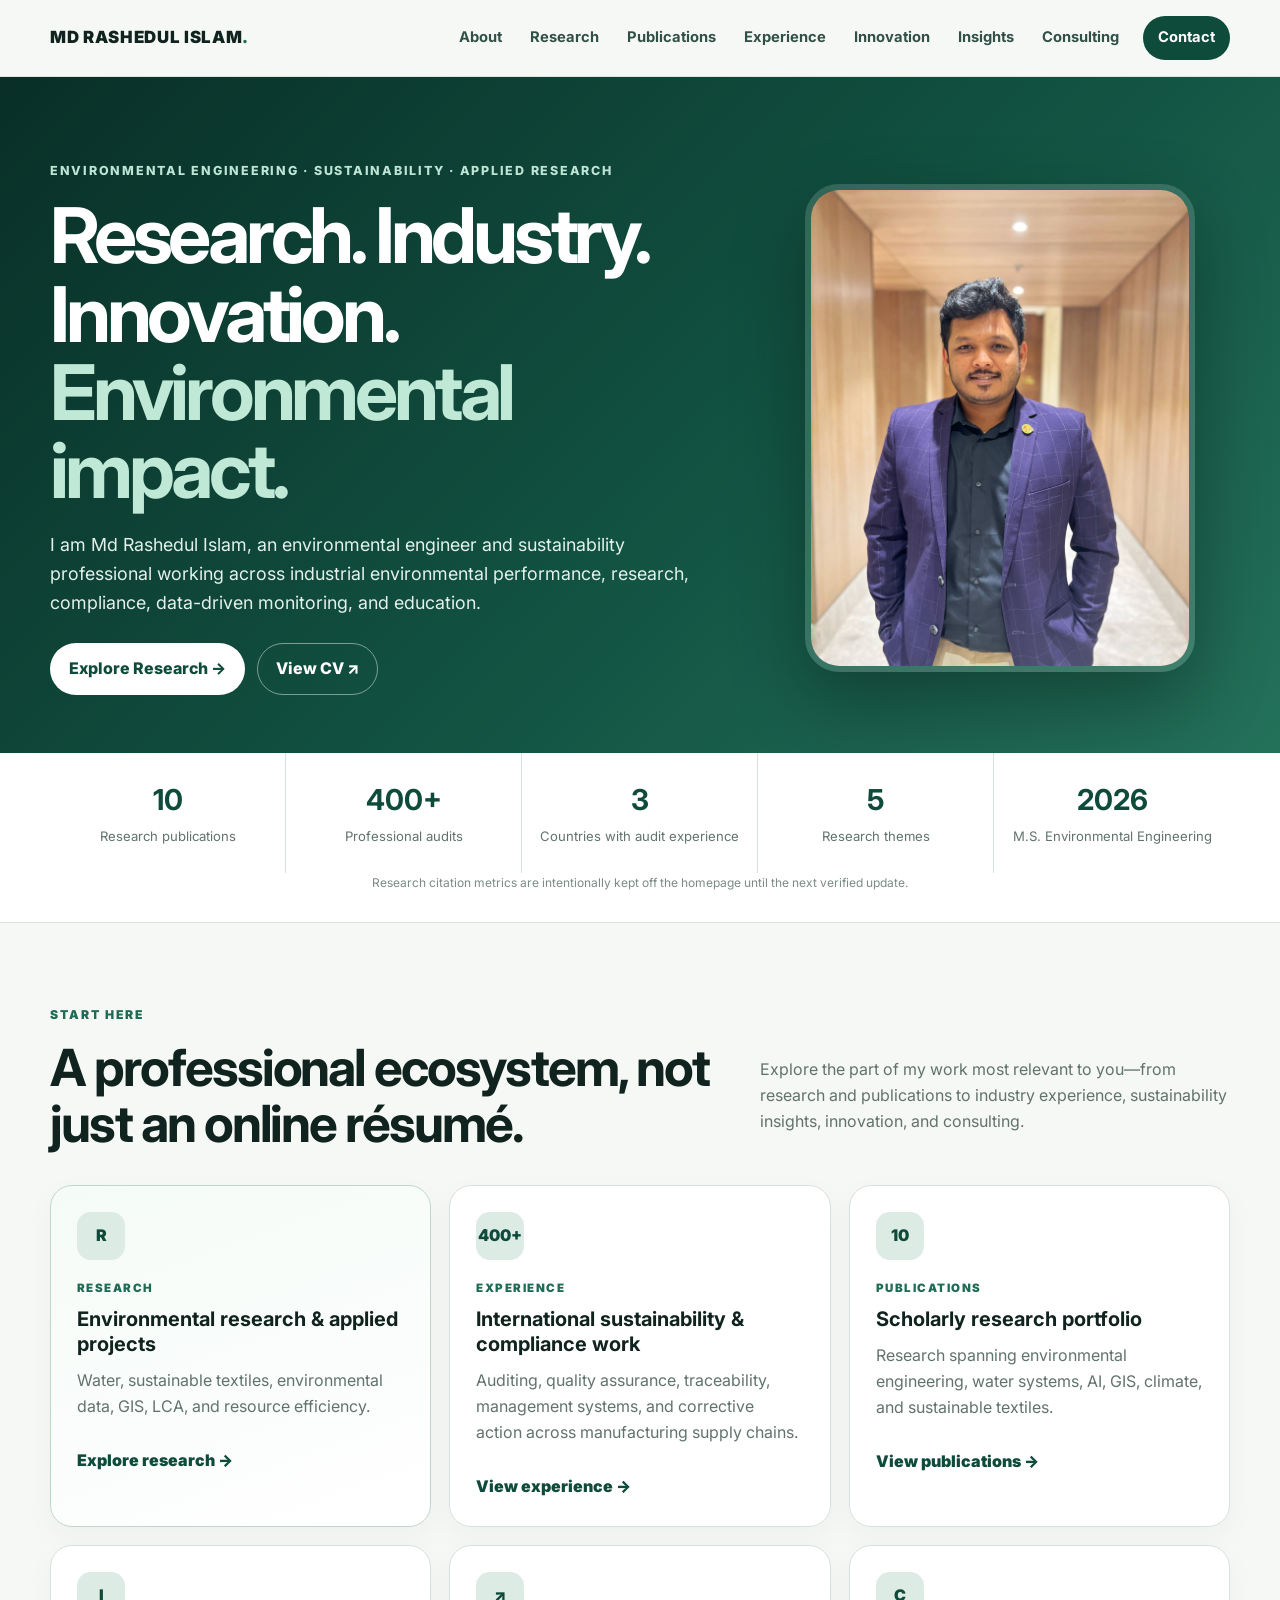
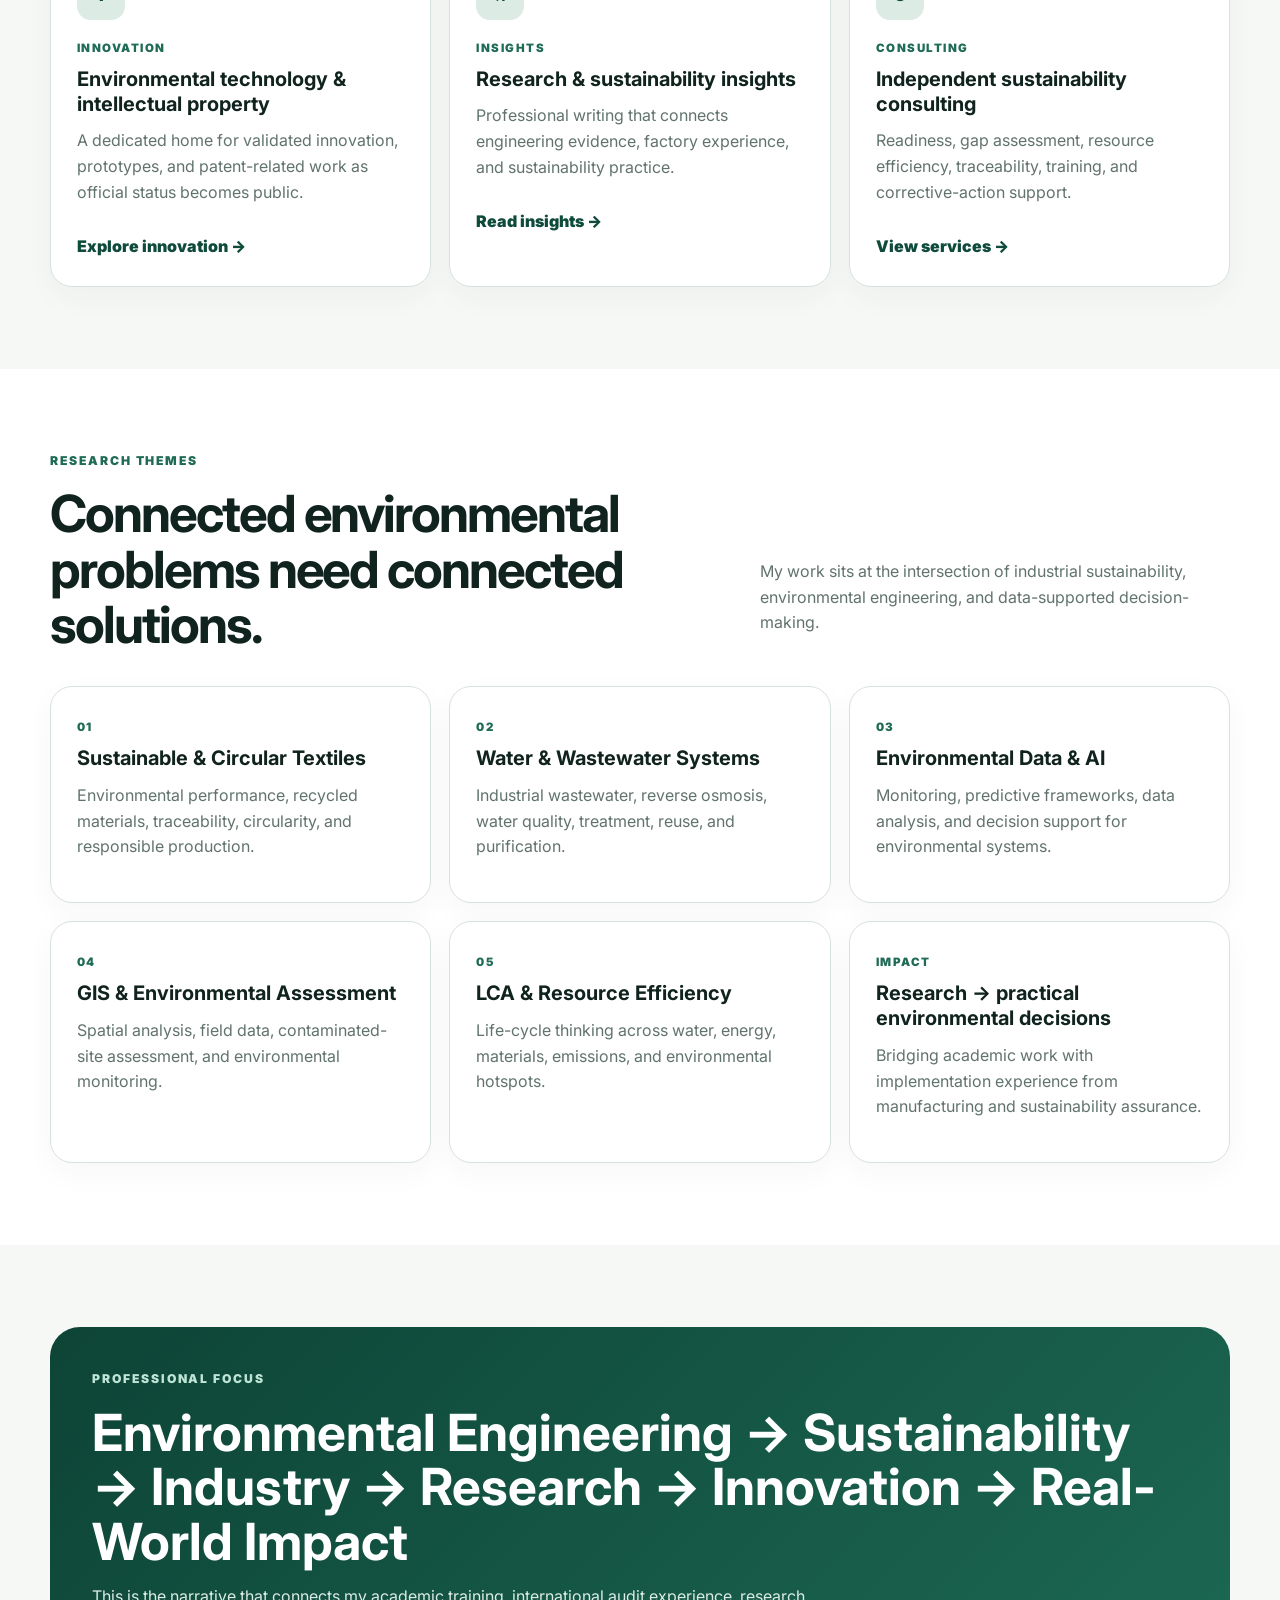
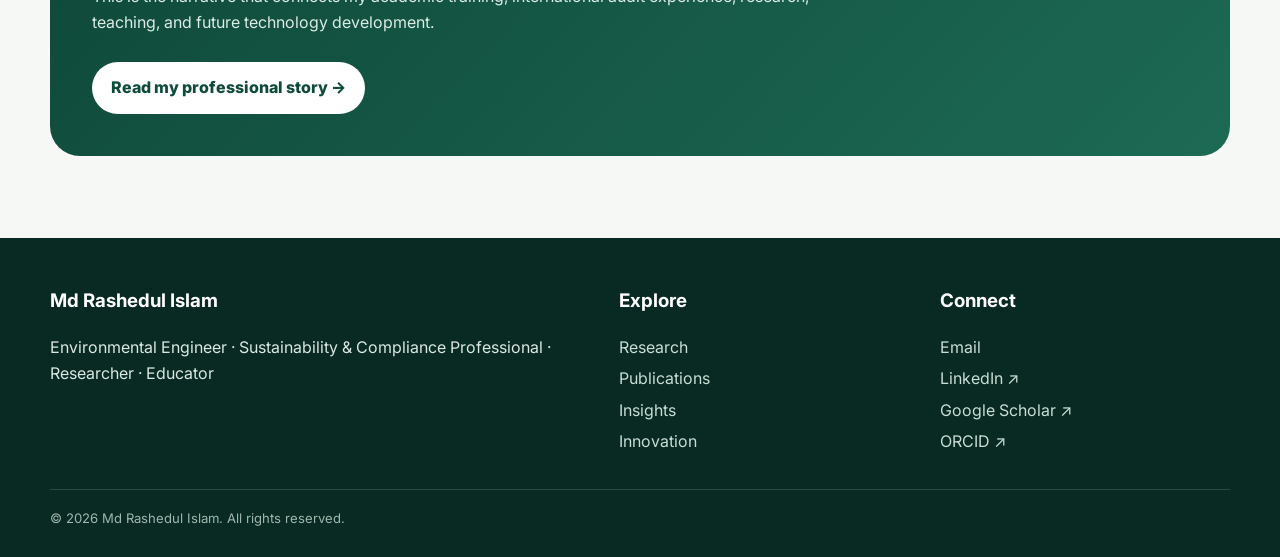
<file: index.html>
<!doctype html><html lang="en"><head><meta charset="utf-8"><meta name="viewport" content="width=device-width,initial-scale=1"><meta name="description" content="Professional website of Md Rashedul Islam, environmental engineer, sustainability professional, researcher, and educator."><meta name="author" content="Md Rashedul Islam"><meta name="theme-color" content="#0f4b3b"><title>Md Rashedul Islam | Environmental Engineer & Researcher</title><link rel="preconnect" href="https://fonts.googleapis.com"><link rel="preconnect" href="https://fonts.gstatic.com" crossorigin><link href="https://fonts.googleapis.com/css2?family=Inter:wght@400;500;600;700;800;900&display=swap" rel="stylesheet"><link rel="stylesheet" href="styles.css"></head><body><a class="skip" href="#main">Skip to content</a><header class="site-header"><div class="container nav"><a class="brand" href="index.html">MD RASHEDUL ISLAM<span>.</span></a><button class="menu" aria-label="Open navigation" aria-expanded="false">☰</button><nav class="nav-links" aria-label="Primary navigation"><a href="about.html">About</a><a href="research.html">Research</a><a href="publications.html">Publications</a><a href="experience.html">Experience</a><a href="innovation.html">Innovation</a><a href="insights.html">Insights</a><a href="consulting.html">Consulting</a><a class="cta" href="contact.html">Contact</a></nav></div></header><main id="main">
<section class="home-hero"><div class="container hero-grid"><div><p class="hero-kicker">Environmental Engineering · Sustainability · Applied Research</p><h1>Research. Industry. Innovation. <span>Environmental impact.</span></h1><p class="summary">I am Md Rashedul Islam, an environmental engineer and sustainability professional working across industrial environmental performance, research, compliance, data-driven monitoring, and education.</p><div class="actions"><a class="btn primary" href="research.html">Explore Research →</a><a class="btn ghost" href="assets/Md_Rashedul_Islam_Resume.pdf" target="_blank">View CV ↗</a></div></div><div><img class="portrait" src="assets/profile-photo.jpg" alt="Professional portrait of Md Rashedul Islam"></div></div></section>
<section class="metrics"><div class="container metrics-inner"><div class="metric"><strong>10</strong><span>Research publications</span></div><div class="metric"><strong>400+</strong><span>Professional audits</span></div><div class="metric"><strong>3</strong><span>Countries with audit experience</span></div><div class="metric"><strong>5</strong><span>Research themes</span></div><div class="metric"><strong>2026</strong><span>M.S. Environmental Engineering</span></div></div><p class="metric-note">Research citation metrics are intentionally kept off the homepage until the next verified update.</p></section>
<section class="section"><div class="container"><div class="section-head"><div><p class="label">Start here</p><h2>A professional ecosystem, not just an online résumé.</h2></div><p>Explore the part of my work most relevant to you—from research and publications to industry experience, sustainability insights, innovation, and consulting.</p></div><div class="grid-3"><a class="card feature-card" href="research.html"><div class="icon-badge">R</div><span class="tag">Research</span><h3>Environmental research & applied projects</h3><p>Water, sustainable textiles, environmental data, GIS, LCA, and resource efficiency.</p><span class="card-link">Explore research →</span></a><a class="card" href="experience.html"><div class="icon-badge">400+</div><span class="tag">Experience</span><h3>International sustainability & compliance work</h3><p>Auditing, quality assurance, traceability, management systems, and corrective action across manufacturing supply chains.</p><span class="card-link">View experience →</span></a><a class="card" href="publications.html"><div class="icon-badge">10</div><span class="tag">Publications</span><h3>Scholarly research portfolio</h3><p>Research spanning environmental engineering, water systems, AI, GIS, climate, and sustainable textiles.</p><span class="card-link">View publications →</span></a><a class="card" href="innovation.html"><div class="icon-badge">I</div><span class="tag">Innovation</span><h3>Environmental technology & intellectual property</h3><p>A dedicated home for validated innovation, prototypes, and patent-related work as official status becomes public.</p><span class="card-link">Explore innovation →</span></a><a class="card" href="insights.html"><div class="icon-badge">↗</div><span class="tag">Insights</span><h3>Research & sustainability insights</h3><p>Professional writing that connects engineering evidence, factory experience, and sustainability practice.</p><span class="card-link">Read insights →</span></a><a class="card" href="consulting.html"><div class="icon-badge">C</div><span class="tag">Consulting</span><h3>Independent sustainability consulting</h3><p>Readiness, gap assessment, resource efficiency, traceability, training, and corrective-action support.</p><span class="card-link">View services →</span></a></div></div></section>
<section class="section alt"><div class="container"><div class="section-head"><div><p class="label">Research themes</p><h2>Connected environmental problems need connected solutions.</h2></div><p>My work sits at the intersection of industrial sustainability, environmental engineering, and data-supported decision-making.</p></div><div class="grid-3"><div class="card"><span class="tag">01</span><h3>Sustainable & Circular Textiles</h3><p>Environmental performance, recycled materials, traceability, circularity, and responsible production.</p></div><div class="card"><span class="tag">02</span><h3>Water & Wastewater Systems</h3><p>Industrial wastewater, reverse osmosis, water quality, treatment, reuse, and purification.</p></div><div class="card"><span class="tag">03</span><h3>Environmental Data & AI</h3><p>Monitoring, predictive frameworks, data analysis, and decision support for environmental systems.</p></div><div class="card"><span class="tag">04</span><h3>GIS & Environmental Assessment</h3><p>Spatial analysis, field data, contaminated-site assessment, and environmental monitoring.</p></div><div class="card"><span class="tag">05</span><h3>LCA & Resource Efficiency</h3><p>Life-cycle thinking across water, energy, materials, emissions, and environmental hotspots.</p></div><div class="card"><span class="tag">Impact</span><h3>Research → practical environmental decisions</h3><p>Bridging academic work with implementation experience from manufacturing and sustainability assurance.</p></div></div></div></section>
<section class="section"><div class="container callout"><p class="label" style="color:#bde4d4">Professional focus</p><h2>Environmental Engineering → Sustainability → Industry → Research → Innovation → Real-World Impact</h2><p>This is the narrative that connects my academic training, international audit experience, research, teaching, and future technology development.</p><a class="btn primary" href="about.html">Read my professional story →</a></div></section>
</main><footer class="footer"><div class="container"><div class="footer-grid"><div><h3>Md Rashedul Islam</h3><p>Environmental Engineer · Sustainability & Compliance Professional · Researcher · Educator</p></div><div><h3>Explore</h3><a href="research.html">Research</a><a href="publications.html">Publications</a><a href="insights.html">Insights</a><a href="innovation.html">Innovation</a></div><div><h3>Connect</h3><a href="mailto:rashedul.env@gmail.com">Email</a><a href="https://www.linkedin.com/in/rashedtanvir/" target="_blank" rel="noopener">LinkedIn ↗</a><a href="https://scholar.google.com/citations?hl=en&authuser=1&user=k-cowZ4AAAAJ" target="_blank" rel="noopener">Google Scholar ↗</a><a href="https://orcid.org/0009-0002-6928-7866" target="_blank" rel="noopener">ORCID ↗</a></div></div><div class="footer-bottom">© <span data-year></span> Md Rashedul Islam. All rights reserved.</div></div></footer><script src="script.js"></script></body></html>
</file>
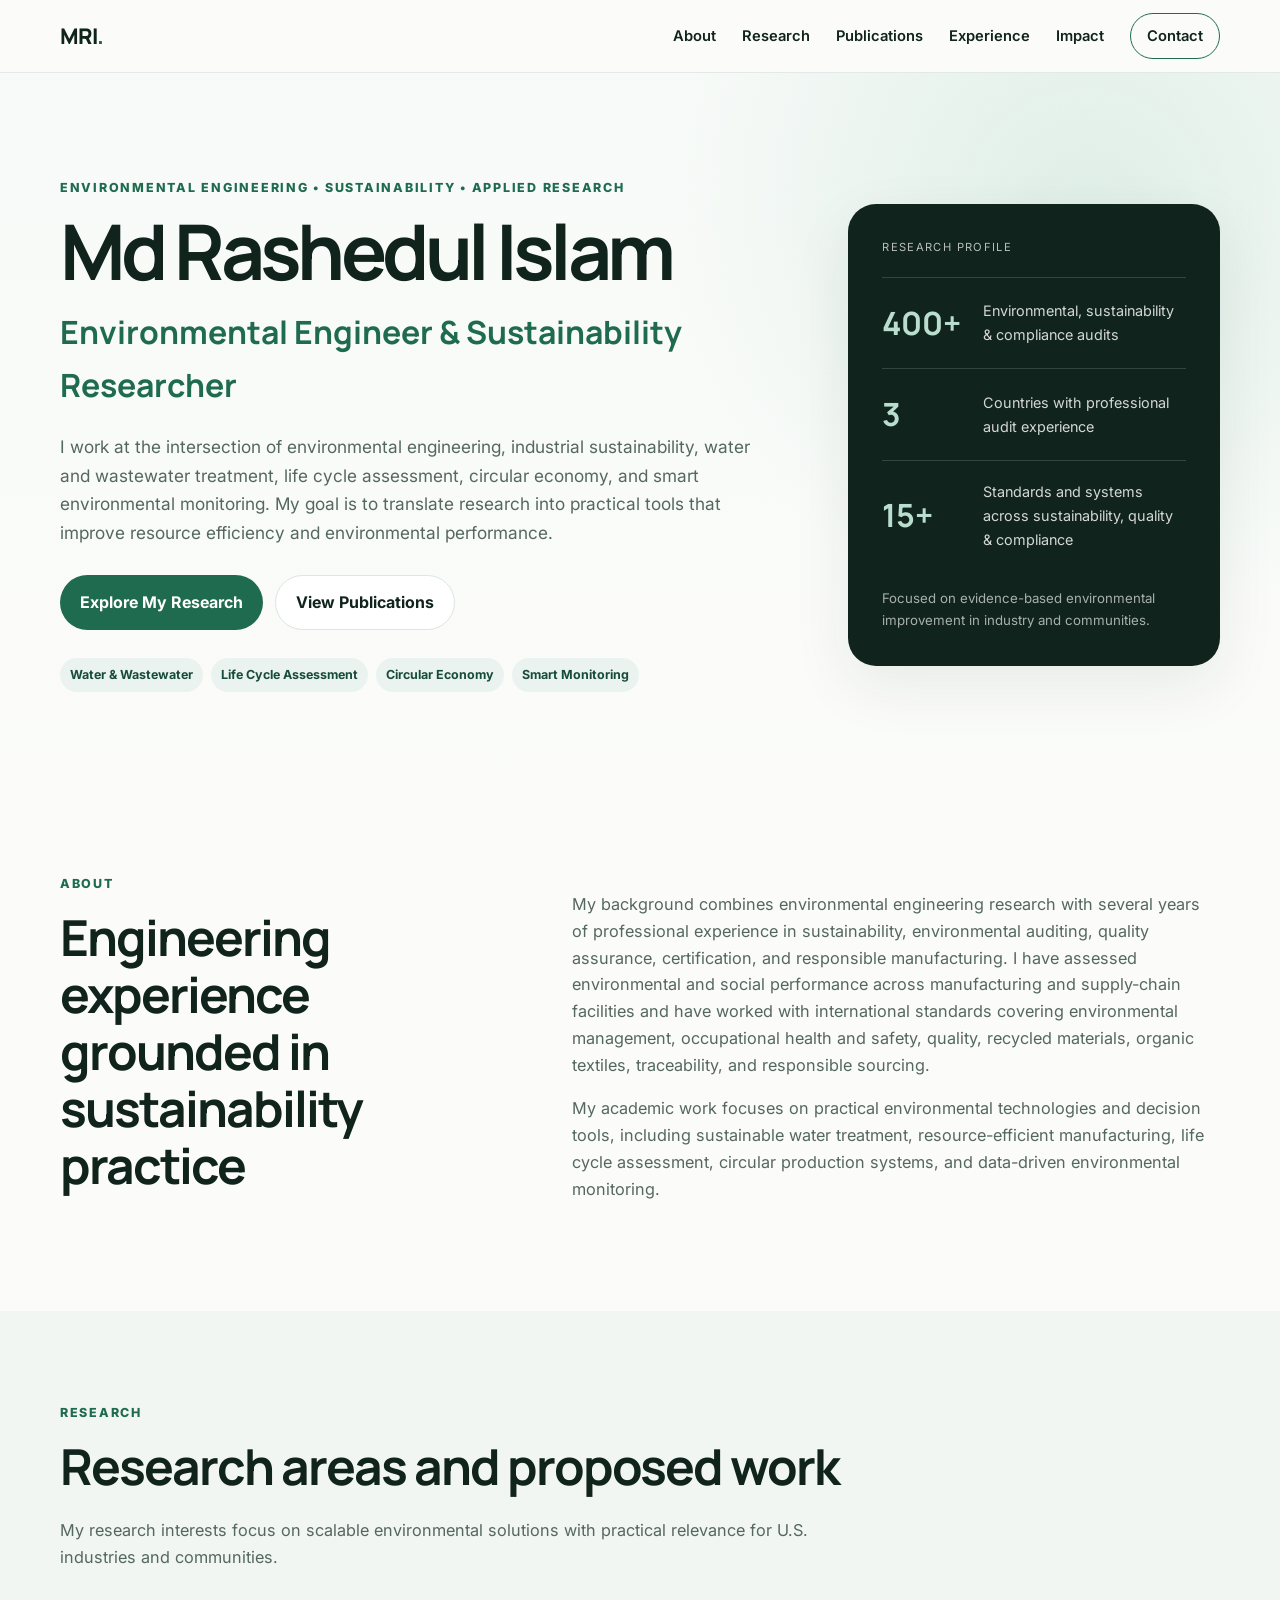
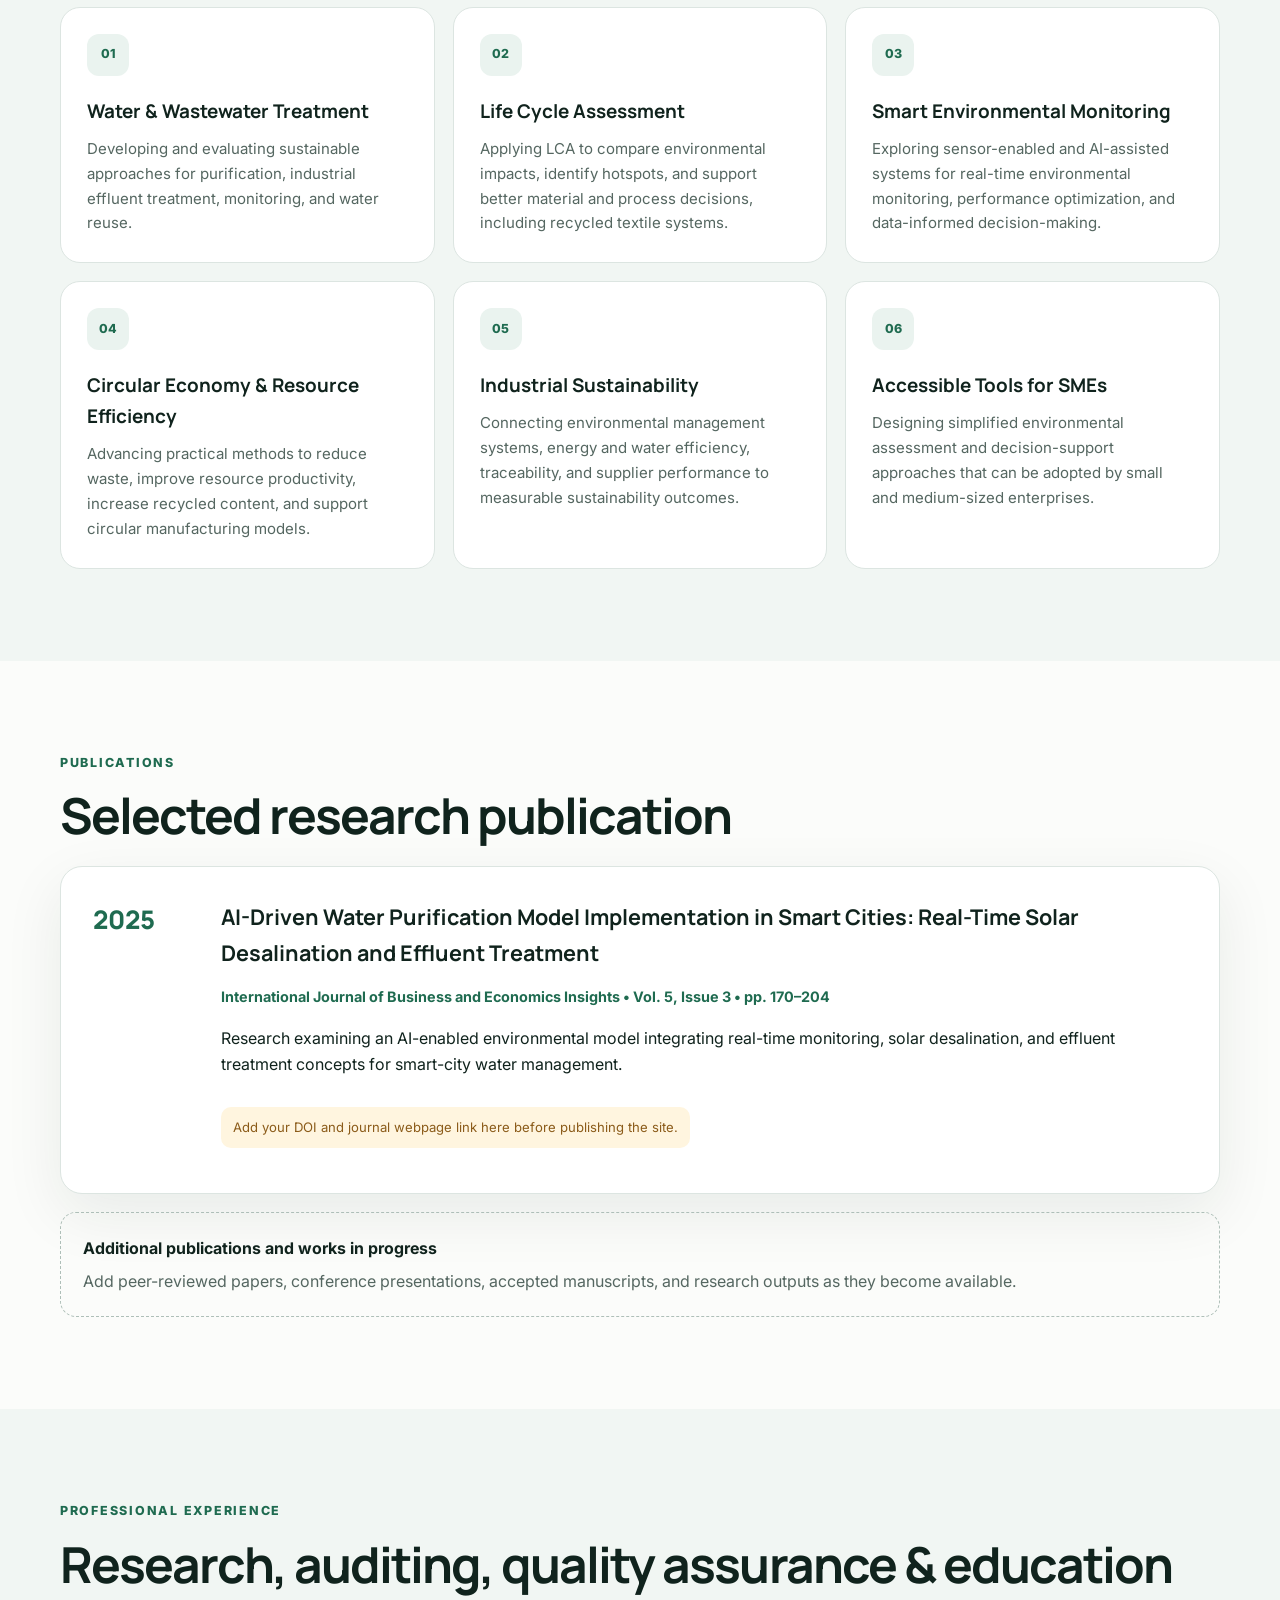
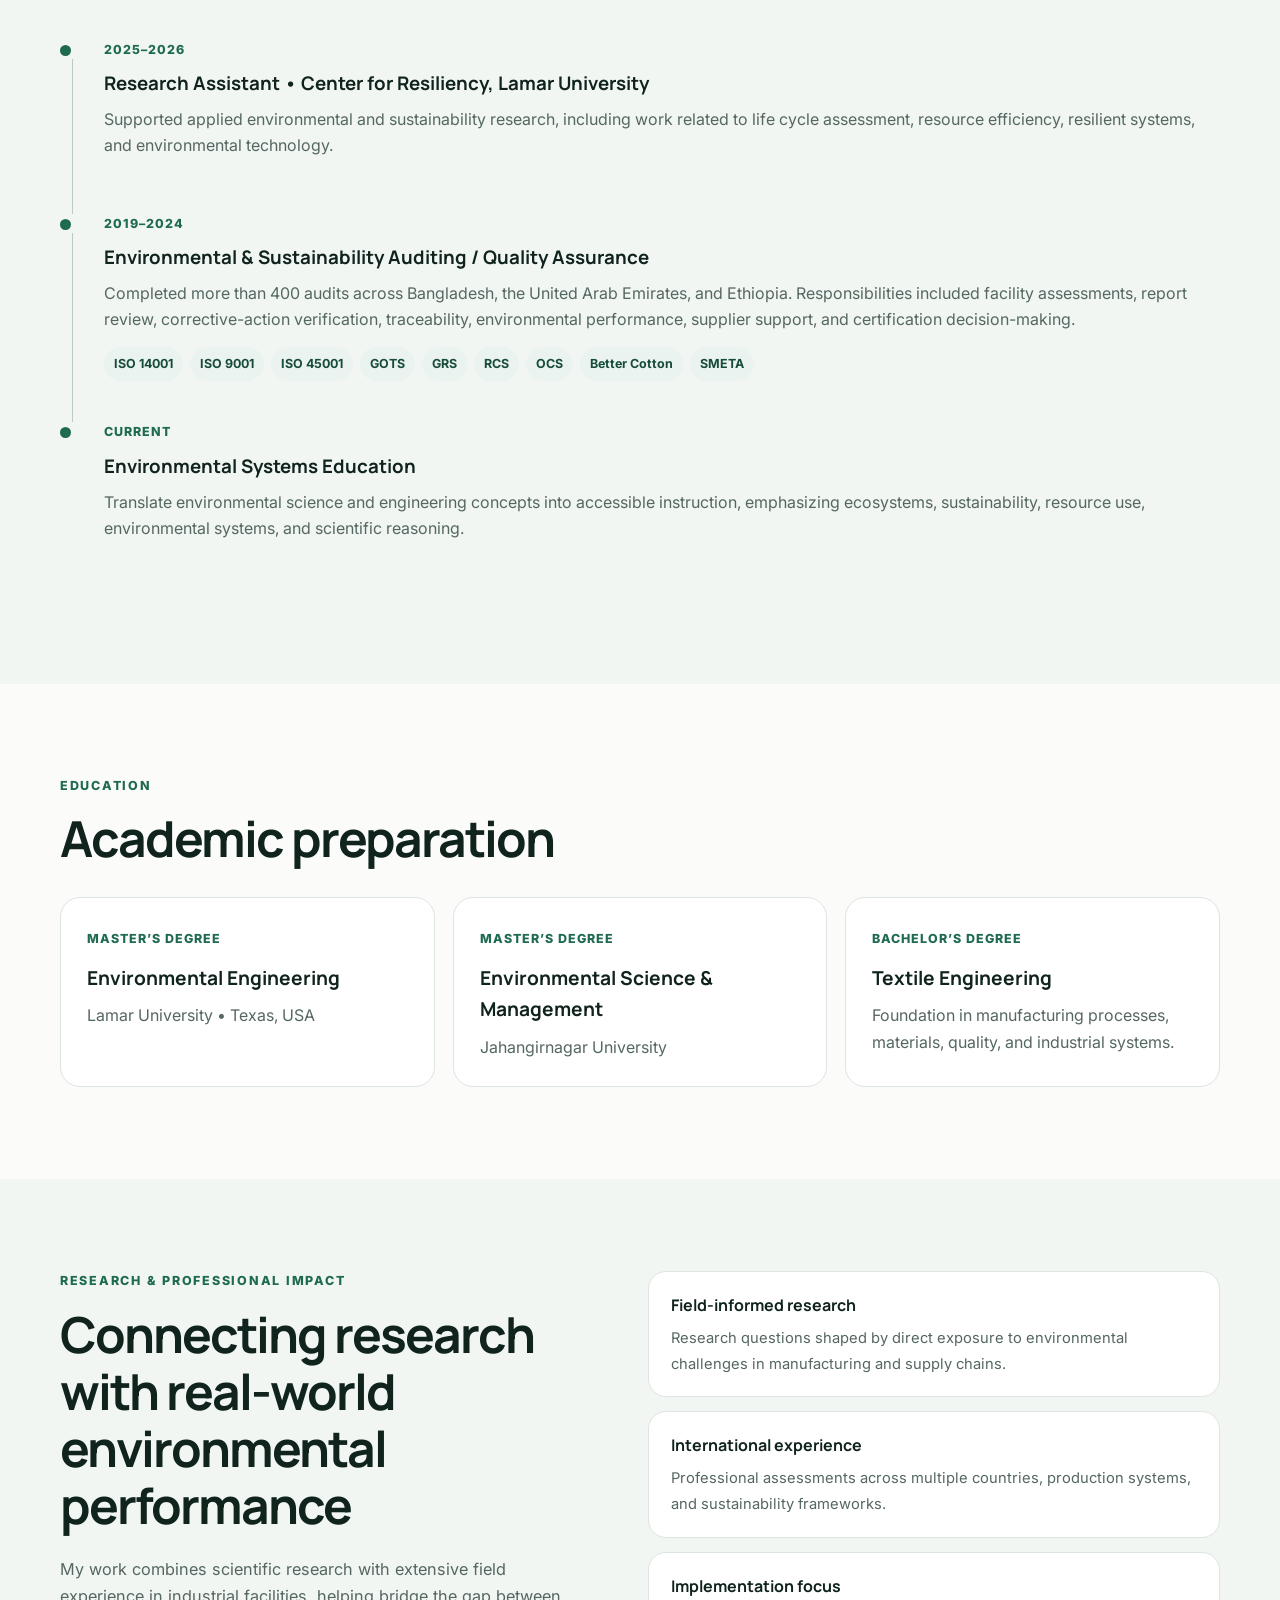
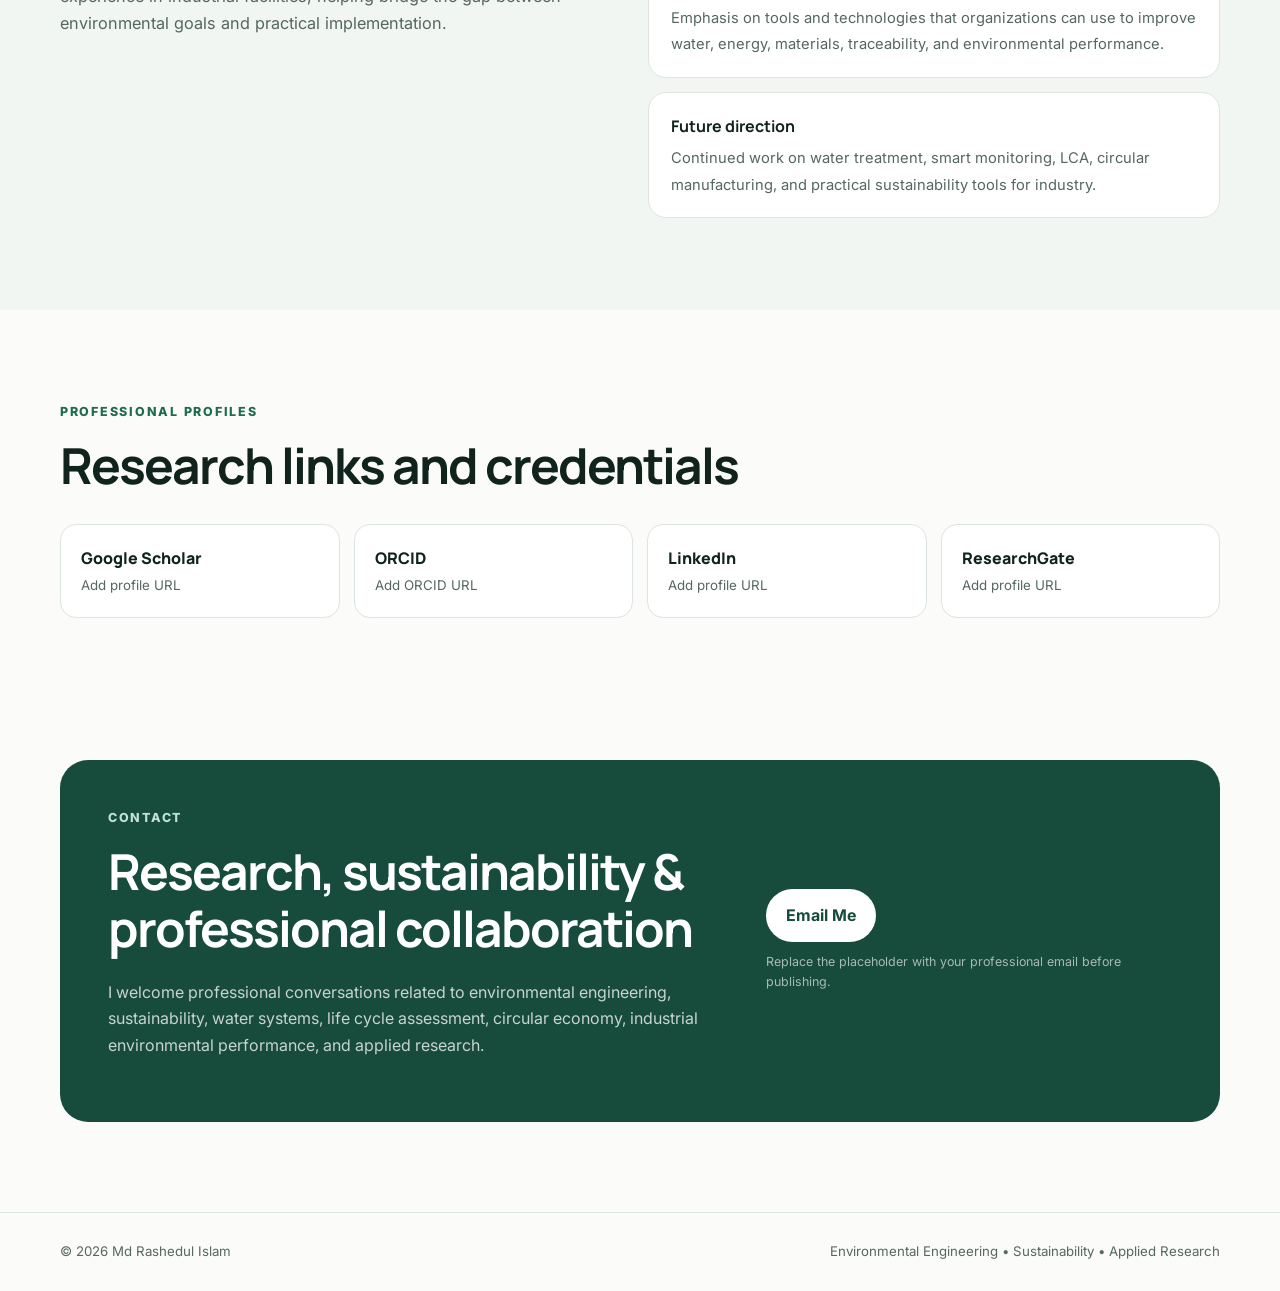
<file: rashed-research-site/index.html>
<!DOCTYPE html>
<html lang="en">
<head>
  <meta charset="UTF-8" />
  <meta name="viewport" content="width=device-width, initial-scale=1.0" />
  <meta name="description" content="Research and professional portfolio of Md Rashedul Islam, environmental engineer and sustainability researcher." />
  <meta name="keywords" content="environmental engineering, sustainability, water treatment, wastewater treatment, life cycle assessment, circular economy, environmental monitoring" />
  <meta name="author" content="Md Rashedul Islam" />
  <title>Md Rashedul Islam | Environmental Engineer & Researcher</title>
  <link rel="preconnect" href="https://fonts.googleapis.com">
  <link rel="preconnect" href="https://fonts.gstatic.com" crossorigin>
  <link href="https://fonts.googleapis.com/css2?family=Inter:wght@400;500;600;700&family=Manrope:wght@600;700;800&display=swap" rel="stylesheet">
  <link rel="stylesheet" href="styles.css" />
</head>
<body>
  <header class="site-header">
    <div class="container nav-wrap">
      <a class="brand" href="#home" aria-label="Home">MRI<span>.</span></a>
      <button class="menu-toggle" aria-label="Open navigation" aria-expanded="false">☰</button>
      <nav class="site-nav" aria-label="Main navigation">
        <a href="#about">About</a>
        <a href="#research">Research</a>
        <a href="#publications">Publications</a>
        <a href="#experience">Experience</a>
        <a href="#impact">Impact</a>
        <a href="#contact" class="nav-cta">Contact</a>
      </nav>
    </div>
  </header>

  <main>
    <section class="hero" id="home">
      <div class="container hero-grid">
        <div class="hero-copy">
          <p class="eyebrow">Environmental Engineering • Sustainability • Applied Research</p>
          <h1>Md Rashedul Islam</h1>
          <h2>Environmental Engineer & Sustainability Researcher</h2>
          <p class="hero-text">
            I work at the intersection of environmental engineering, industrial sustainability,
            water and wastewater treatment, life cycle assessment, circular economy, and smart
            environmental monitoring. My goal is to translate research into practical tools that
            improve resource efficiency and environmental performance.
          </p>
          <div class="hero-actions">
            <a class="button primary" href="#research">Explore My Research</a>
            <a class="button secondary" href="#publications">View Publications</a>
          </div>
          <div class="focus-row" aria-label="Research focus areas">
            <span>Water & Wastewater</span>
            <span>Life Cycle Assessment</span>
            <span>Circular Economy</span>
            <span>Smart Monitoring</span>
          </div>
        </div>
        <aside class="hero-panel" aria-label="Profile highlights">
          <div class="panel-kicker">Research profile</div>
          <div class="metric"><strong>400+</strong><span>Environmental, sustainability & compliance audits</span></div>
          <div class="metric"><strong>3</strong><span>Countries with professional audit experience</span></div>
          <div class="metric"><strong>15+</strong><span>Standards and systems across sustainability, quality & compliance</span></div>
          <div class="panel-note">Focused on evidence-based environmental improvement in industry and communities.</div>
        </aside>
      </div>
    </section>

    <section class="section" id="about">
      <div class="container two-col">
        <div>
          <p class="section-label">About</p>
          <h2>Engineering experience grounded in sustainability practice</h2>
        </div>
        <div class="body-copy">
          <p>
            My background combines environmental engineering research with several years of
            professional experience in sustainability, environmental auditing, quality assurance,
            certification, and responsible manufacturing. I have assessed environmental and social
            performance across manufacturing and supply-chain facilities and have worked with
            international standards covering environmental management, occupational health and
            safety, quality, recycled materials, organic textiles, traceability, and responsible sourcing.
          </p>
          <p>
            My academic work focuses on practical environmental technologies and decision tools,
            including sustainable water treatment, resource-efficient manufacturing, life cycle
            assessment, circular production systems, and data-driven environmental monitoring.
          </p>
        </div>
      </div>
    </section>

    <section class="section alt" id="research">
      <div class="container">
        <p class="section-label">Research</p>
        <h2>Research areas and proposed work</h2>
        <p class="section-intro">My research interests focus on scalable environmental solutions with practical relevance for U.S. industries and communities.</p>
        <div class="card-grid">
          <article class="card">
            <div class="icon">01</div>
            <h3>Water & Wastewater Treatment</h3>
            <p>Developing and evaluating sustainable approaches for purification, industrial effluent treatment, monitoring, and water reuse.</p>
          </article>
          <article class="card">
            <div class="icon">02</div>
            <h3>Life Cycle Assessment</h3>
            <p>Applying LCA to compare environmental impacts, identify hotspots, and support better material and process decisions, including recycled textile systems.</p>
          </article>
          <article class="card">
            <div class="icon">03</div>
            <h3>Smart Environmental Monitoring</h3>
            <p>Exploring sensor-enabled and AI-assisted systems for real-time environmental monitoring, performance optimization, and data-informed decision-making.</p>
          </article>
          <article class="card">
            <div class="icon">04</div>
            <h3>Circular Economy & Resource Efficiency</h3>
            <p>Advancing practical methods to reduce waste, improve resource productivity, increase recycled content, and support circular manufacturing models.</p>
          </article>
          <article class="card">
            <div class="icon">05</div>
            <h3>Industrial Sustainability</h3>
            <p>Connecting environmental management systems, energy and water efficiency, traceability, and supplier performance to measurable sustainability outcomes.</p>
          </article>
          <article class="card">
            <div class="icon">06</div>
            <h3>Accessible Tools for SMEs</h3>
            <p>Designing simplified environmental assessment and decision-support approaches that can be adopted by small and medium-sized enterprises.</p>
          </article>
        </div>
      </div>
    </section>

    <section class="section" id="publications">
      <div class="container">
        <p class="section-label">Publications</p>
        <h2>Selected research publication</h2>
        <article class="publication-card">
          <div class="pub-year">2025</div>
          <div>
            <h3>AI-Driven Water Purification Model Implementation in Smart Cities: Real-Time Solar Desalination and Effluent Treatment</h3>
            <p class="pub-meta">International Journal of Business and Economics Insights • Vol. 5, Issue 3 • pp. 170–204</p>
            <p>
              Research examining an AI-enabled environmental model integrating real-time monitoring,
              solar desalination, and effluent treatment concepts for smart-city water management.
            </p>
            <p class="small-note">Add your DOI and journal webpage link here before publishing the site.</p>
          </div>
        </article>
        <div class="publication-placeholder">
          <strong>Additional publications and works in progress</strong>
          <span>Add peer-reviewed papers, conference presentations, accepted manuscripts, and research outputs as they become available.</span>
        </div>
      </div>
    </section>

    <section class="section alt" id="experience">
      <div class="container">
        <p class="section-label">Professional Experience</p>
        <h2>Research, auditing, quality assurance & education</h2>
        <div class="timeline">
          <div class="timeline-item">
            <div class="timeline-dot"></div>
            <div class="timeline-content">
              <span class="timeline-date">2025–2026</span>
              <h3>Research Assistant • Center for Resiliency, Lamar University</h3>
              <p>Supported applied environmental and sustainability research, including work related to life cycle assessment, resource efficiency, resilient systems, and environmental technology.</p>
            </div>
          </div>
          <div class="timeline-item">
            <div class="timeline-dot"></div>
            <div class="timeline-content">
              <span class="timeline-date">2019–2024</span>
              <h3>Environmental & Sustainability Auditing / Quality Assurance</h3>
              <p>Completed more than 400 audits across Bangladesh, the United Arab Emirates, and Ethiopia. Responsibilities included facility assessments, report review, corrective-action verification, traceability, environmental performance, supplier support, and certification decision-making.</p>
              <div class="tag-wrap">
                <span>ISO 14001</span><span>ISO 9001</span><span>ISO 45001</span><span>GOTS</span><span>GRS</span><span>RCS</span><span>OCS</span><span>Better Cotton</span><span>SMETA</span>
              </div>
            </div>
          </div>
          <div class="timeline-item">
            <div class="timeline-dot"></div>
            <div class="timeline-content">
              <span class="timeline-date">Current</span>
              <h3>Environmental Systems Education</h3>
              <p>Translate environmental science and engineering concepts into accessible instruction, emphasizing ecosystems, sustainability, resource use, environmental systems, and scientific reasoning.</p>
            </div>
          </div>
        </div>
      </div>
    </section>

    <section class="section" id="education">
      <div class="container">
        <p class="section-label">Education</p>
        <h2>Academic preparation</h2>
        <div class="education-grid">
          <div class="education-card">
            <span>Master’s Degree</span>
            <h3>Environmental Engineering</h3>
            <p>Lamar University • Texas, USA</p>
          </div>
          <div class="education-card">
            <span>Master’s Degree</span>
            <h3>Environmental Science & Management</h3>
            <p>Jahangirnagar University</p>
          </div>
          <div class="education-card">
            <span>Bachelor’s Degree</span>
            <h3>Textile Engineering</h3>
            <p>Foundation in manufacturing processes, materials, quality, and industrial systems.</p>
          </div>
        </div>
      </div>
    </section>

    <section class="section alt" id="impact">
      <div class="container impact-grid">
        <div>
          <p class="section-label">Research & Professional Impact</p>
          <h2>Connecting research with real-world environmental performance</h2>
          <p class="section-intro">My work combines scientific research with extensive field experience in industrial facilities, helping bridge the gap between environmental goals and practical implementation.</p>
        </div>
        <div class="impact-list">
          <div><strong>Field-informed research</strong><span>Research questions shaped by direct exposure to environmental challenges in manufacturing and supply chains.</span></div>
          <div><strong>International experience</strong><span>Professional assessments across multiple countries, production systems, and sustainability frameworks.</span></div>
          <div><strong>Implementation focus</strong><span>Emphasis on tools and technologies that organizations can use to improve water, energy, materials, traceability, and environmental performance.</span></div>
          <div><strong>Future direction</strong><span>Continued work on water treatment, smart monitoring, LCA, circular manufacturing, and practical sustainability tools for industry.</span></div>
        </div>
      </div>
    </section>

    <section class="section" id="profiles">
      <div class="container">
        <p class="section-label">Professional Profiles</p>
        <h2>Research links and credentials</h2>
        <div class="profile-links">
          <a href="#" aria-label="Google Scholar placeholder"><span>Google Scholar</span><small>Add profile URL</small></a>
          <a href="#" aria-label="ORCID placeholder"><span>ORCID</span><small>Add ORCID URL</small></a>
          <a href="#" aria-label="LinkedIn placeholder"><span>LinkedIn</span><small>Add profile URL</small></a>
          <a href="#" aria-label="ResearchGate placeholder"><span>ResearchGate</span><small>Add profile URL</small></a>
        </div>
      </div>
    </section>

    <section class="contact-section" id="contact">
      <div class="container contact-card">
        <div>
          <p class="section-label light">Contact</p>
          <h2>Research, sustainability & professional collaboration</h2>
          <p>I welcome professional conversations related to environmental engineering, sustainability, water systems, life cycle assessment, circular economy, industrial environmental performance, and applied research.</p>
        </div>
        <div class="contact-actions">
          <a class="button light-button" href="mailto:YOUR-EMAIL@example.com">Email Me</a>
          <span>Replace the placeholder with your professional email before publishing.</span>
        </div>
      </div>
    </section>
  </main>

  <footer>
    <div class="container footer-wrap">
      <div>© <span id="year"></span> Md Rashedul Islam</div>
      <div>Environmental Engineering • Sustainability • Applied Research</div>
    </div>
  </footer>

  <script src="script.js"></script>
</body>
</html>
</file>
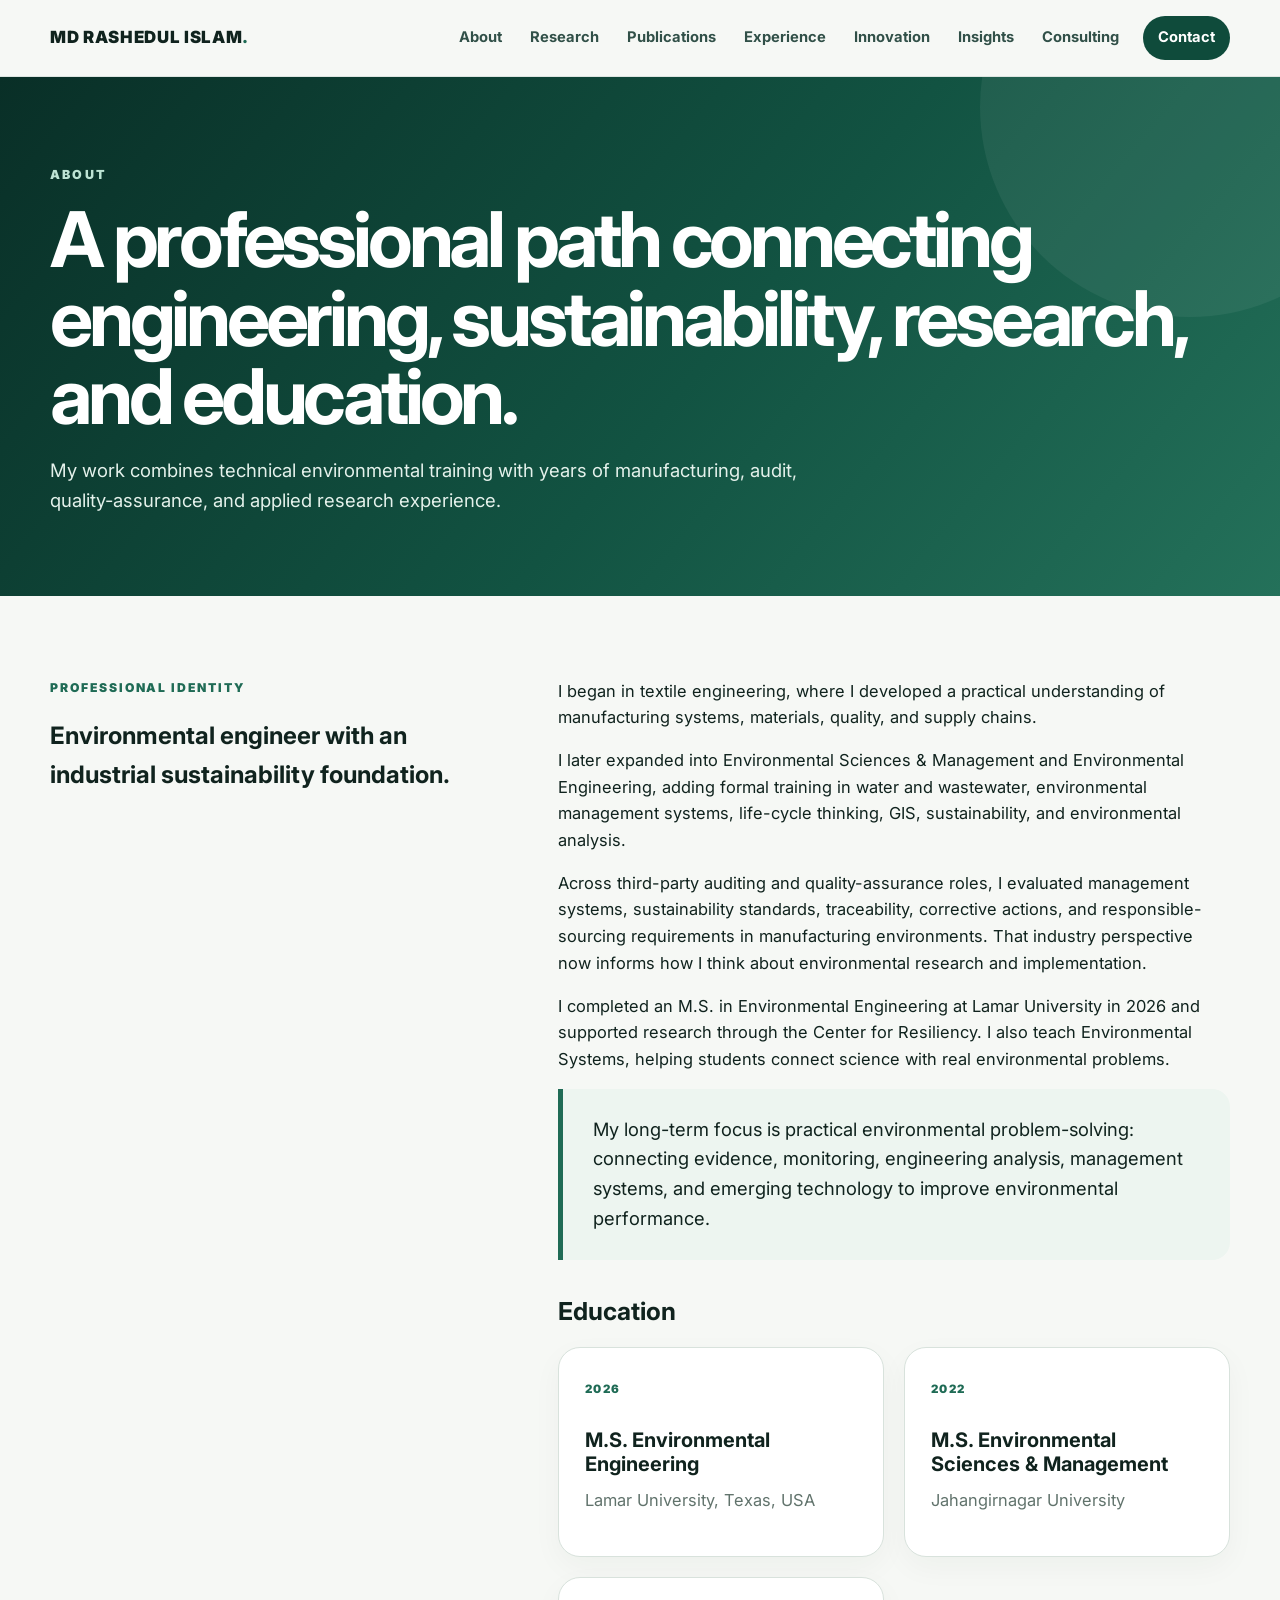
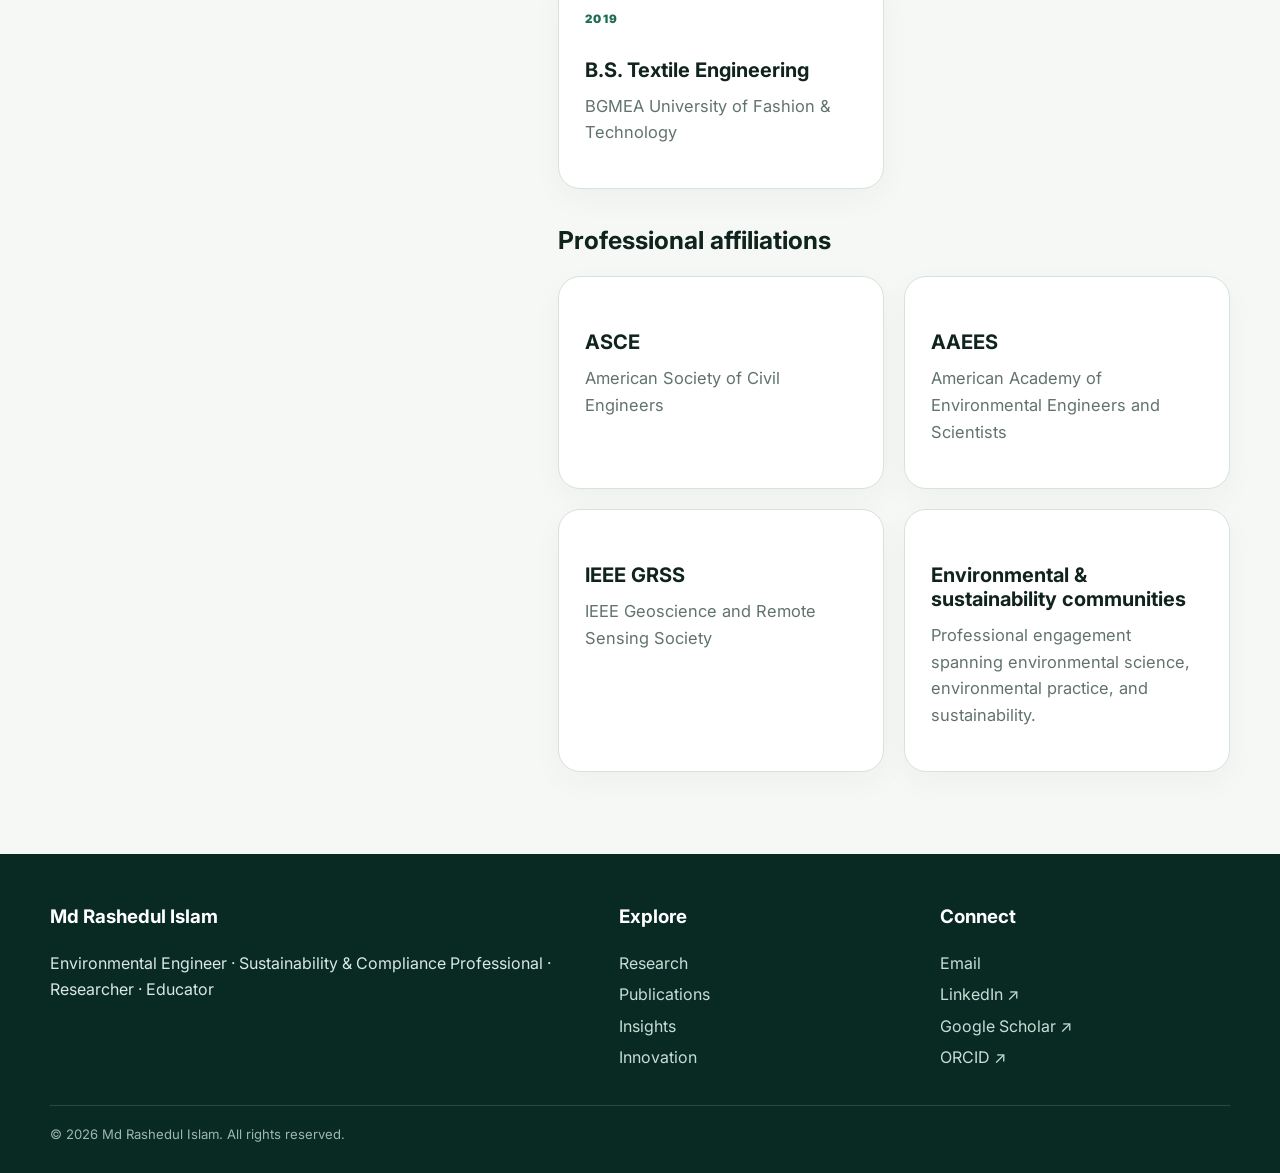
<file: about.html>
<!doctype html><html lang="en"><head><meta charset="utf-8"><meta name="viewport" content="width=device-width,initial-scale=1"><meta name="description" content="Professional background, education, and environmental engineering journey of Md Rashedul Islam."><meta name="author" content="Md Rashedul Islam"><meta name="theme-color" content="#0f4b3b"><title>About | Md Rashedul Islam</title><link rel="preconnect" href="https://fonts.googleapis.com"><link rel="preconnect" href="https://fonts.gstatic.com" crossorigin><link href="https://fonts.googleapis.com/css2?family=Inter:wght@400;500;600;700;800;900&display=swap" rel="stylesheet"><link rel="stylesheet" href="styles.css"></head><body><a class="skip" href="#main">Skip to content</a><header class="site-header"><div class="container nav"><a class="brand" href="index.html">MD RASHEDUL ISLAM<span>.</span></a><button class="menu" aria-label="Open navigation" aria-expanded="false">☰</button><nav class="nav-links" aria-label="Primary navigation"><a href="about.html">About</a><a href="research.html">Research</a><a href="publications.html">Publications</a><a href="experience.html">Experience</a><a href="innovation.html">Innovation</a><a href="insights.html">Insights</a><a href="consulting.html">Consulting</a><a class="cta" href="contact.html">Contact</a></nav></div></header><main id="main"><section class="page-hero"><div class="container"><p class="eyebrow">About</p><h1>A professional path connecting engineering, sustainability, research, and education.</h1><p class="lede">My work combines technical environmental training with years of manufacturing, audit, quality-assurance, and applied research experience.</p></div></section><section class="section"><div class="container split"><div class="sticky"><p class="label">Professional identity</p><h2>Environmental engineer with an industrial sustainability foundation.</h2></div><div class="prose"><p class="lead">I began in textile engineering, where I developed a practical understanding of manufacturing systems, materials, quality, and supply chains.</p><p>I later expanded into Environmental Sciences & Management and Environmental Engineering, adding formal training in water and wastewater, environmental management systems, life-cycle thinking, GIS, sustainability, and environmental analysis.</p><p>Across third-party auditing and quality-assurance roles, I evaluated management systems, sustainability standards, traceability, corrective actions, and responsible-sourcing requirements in manufacturing environments. That industry perspective now informs how I think about environmental research and implementation.</p><p>I completed an M.S. in Environmental Engineering at Lamar University in 2026 and supported research through the Center for Resiliency. I also teach Environmental Systems, helping students connect science with real environmental problems.</p><div class="quote">My long-term focus is practical environmental problem-solving: connecting evidence, monitoring, engineering analysis, management systems, and emerging technology to improve environmental performance.</div><h2>Education</h2><div class="grid-2"><div class="card"><span class="tag">2026</span><h3>M.S. Environmental Engineering</h3><p>Lamar University, Texas, USA</p></div><div class="card"><span class="tag">2022</span><h3>M.S. Environmental Sciences & Management</h3><p>Jahangirnagar University</p></div><div class="card"><span class="tag">2019</span><h3>B.S. Textile Engineering</h3><p>BGMEA University of Fashion & Technology</p></div></div><h2>Professional affiliations</h2><div class="grid-2"><div class="card"><h3>ASCE</h3><p>American Society of Civil Engineers</p></div><div class="card"><h3>AAEES</h3><p>American Academy of Environmental Engineers and Scientists</p></div><div class="card"><h3>IEEE GRSS</h3><p>IEEE Geoscience and Remote Sensing Society</p></div><div class="card"><h3>Environmental & sustainability communities</h3><p>Professional engagement spanning environmental science, environmental practice, and sustainability.</p></div></div></div></div></section></main><footer class="footer"><div class="container"><div class="footer-grid"><div><h3>Md Rashedul Islam</h3><p>Environmental Engineer · Sustainability & Compliance Professional · Researcher · Educator</p></div><div><h3>Explore</h3><a href="research.html">Research</a><a href="publications.html">Publications</a><a href="insights.html">Insights</a><a href="innovation.html">Innovation</a></div><div><h3>Connect</h3><a href="mailto:rashedul.env@gmail.com">Email</a><a href="https://www.linkedin.com/in/rashedtanvir/" target="_blank" rel="noopener">LinkedIn ↗</a><a href="https://scholar.google.com/citations?hl=en&authuser=1&user=k-cowZ4AAAAJ" target="_blank" rel="noopener">Google Scholar ↗</a><a href="https://orcid.org/0009-0002-6928-7866" target="_blank" rel="noopener">ORCID ↗</a></div></div><div class="footer-bottom">© <span data-year></span> Md Rashedul Islam. All rights reserved.</div></div></footer><script src="script.js"></script></body></html>
</file>
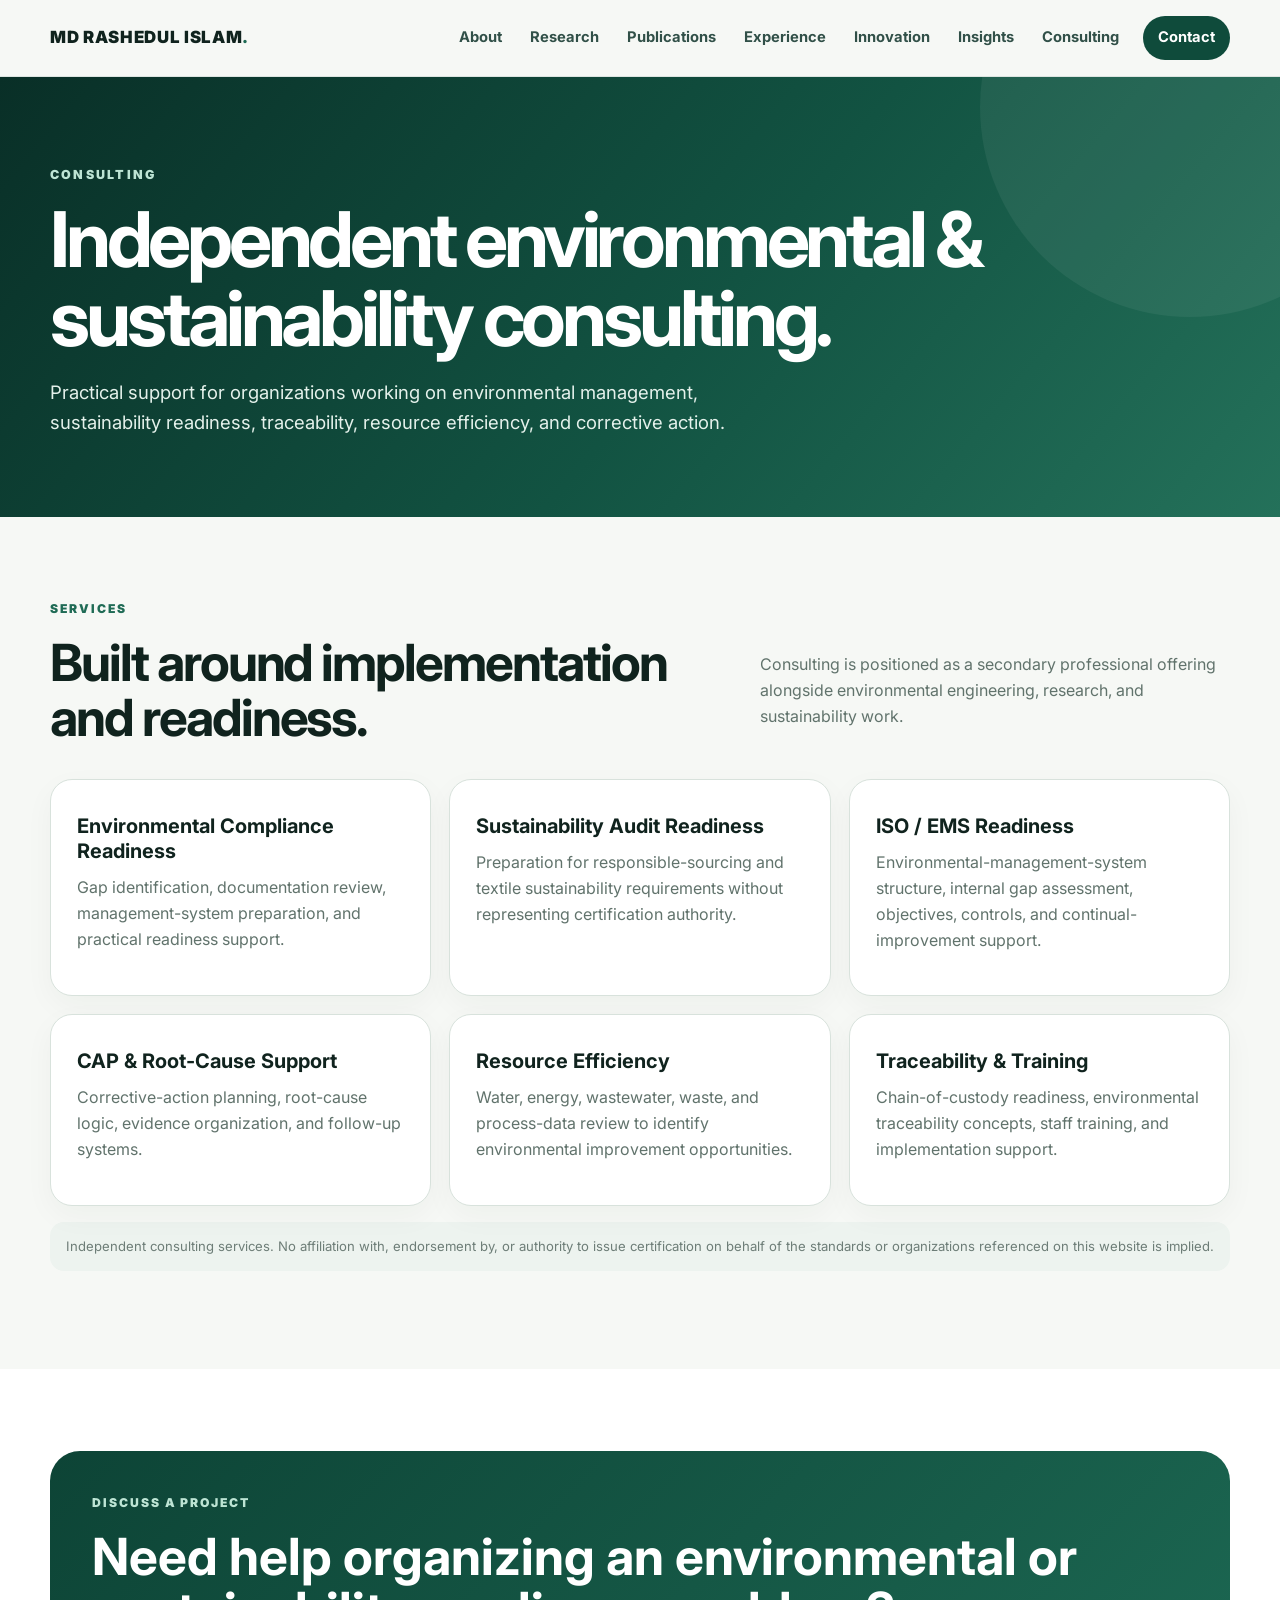
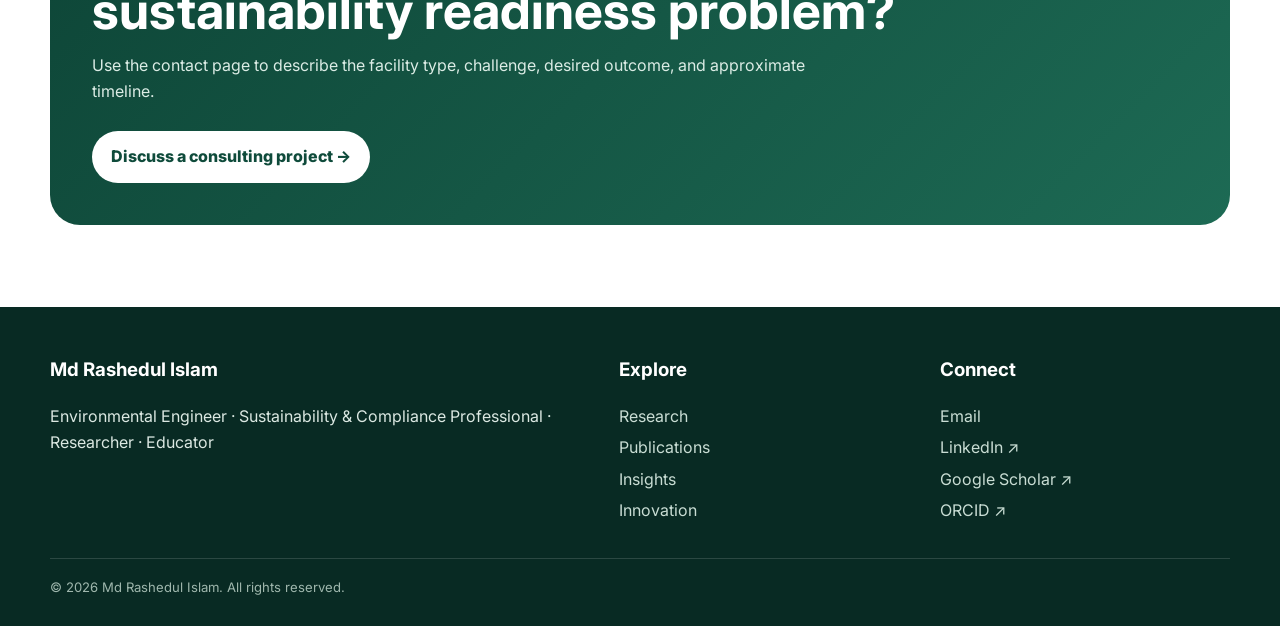
<file: consulting.html>
<!doctype html><html lang="en"><head><meta charset="utf-8"><meta name="viewport" content="width=device-width,initial-scale=1"><meta name="description" content="Independent environmental and sustainability consulting services by Md Rashedul Islam."><meta name="author" content="Md Rashedul Islam"><meta name="theme-color" content="#0f4b3b"><title>Consulting | Md Rashedul Islam</title><link rel="preconnect" href="https://fonts.googleapis.com"><link rel="preconnect" href="https://fonts.gstatic.com" crossorigin><link href="https://fonts.googleapis.com/css2?family=Inter:wght@400;500;600;700;800;900&display=swap" rel="stylesheet"><link rel="stylesheet" href="styles.css"></head><body><a class="skip" href="#main">Skip to content</a><header class="site-header"><div class="container nav"><a class="brand" href="index.html">MD RASHEDUL ISLAM<span>.</span></a><button class="menu" aria-label="Open navigation" aria-expanded="false">☰</button><nav class="nav-links" aria-label="Primary navigation"><a href="about.html">About</a><a href="research.html">Research</a><a href="publications.html">Publications</a><a href="experience.html">Experience</a><a href="innovation.html">Innovation</a><a href="insights.html">Insights</a><a href="consulting.html">Consulting</a><a class="cta" href="contact.html">Contact</a></nav></div></header><main id="main"><section class="page-hero"><div class="container"><p class="eyebrow">Consulting</p><h1>Independent environmental & sustainability consulting.</h1><p class="lede">Practical support for organizations working on environmental management, sustainability readiness, traceability, resource efficiency, and corrective action.</p></div></section><section class="section"><div class="container"><div class="section-head"><div><p class="label">Services</p><h2>Built around implementation and readiness.</h2></div><p>Consulting is positioned as a secondary professional offering alongside environmental engineering, research, and sustainability work.</p></div><div class="grid-3"><div class="card"><h3>Environmental Compliance Readiness</h3><p>Gap identification, documentation review, management-system preparation, and practical readiness support.</p></div><div class="card"><h3>Sustainability Audit Readiness</h3><p>Preparation for responsible-sourcing and textile sustainability requirements without representing certification authority.</p></div><div class="card"><h3>ISO / EMS Readiness</h3><p>Environmental-management-system structure, internal gap assessment, objectives, controls, and continual-improvement support.</p></div><div class="card"><h3>CAP & Root-Cause Support</h3><p>Corrective-action planning, root-cause logic, evidence organization, and follow-up systems.</p></div><div class="card"><h3>Resource Efficiency</h3><p>Water, energy, wastewater, waste, and process-data review to identify environmental improvement opportunities.</p></div><div class="card"><h3>Traceability & Training</h3><p>Chain-of-custody readiness, environmental traceability concepts, staff training, and implementation support.</p></div></div><p class="disclaimer">Independent consulting services. No affiliation with, endorsement by, or authority to issue certification on behalf of the standards or organizations referenced on this website is implied.</p></div></section><section class="section alt"><div class="container callout"><p class="label" style="color:#bde4d4">Discuss a project</p><h2>Need help organizing an environmental or sustainability readiness problem?</h2><p>Use the contact page to describe the facility type, challenge, desired outcome, and approximate timeline.</p><a class="btn primary" href="contact.html">Discuss a consulting project →</a></div></section></main><footer class="footer"><div class="container"><div class="footer-grid"><div><h3>Md Rashedul Islam</h3><p>Environmental Engineer · Sustainability & Compliance Professional · Researcher · Educator</p></div><div><h3>Explore</h3><a href="research.html">Research</a><a href="publications.html">Publications</a><a href="insights.html">Insights</a><a href="innovation.html">Innovation</a></div><div><h3>Connect</h3><a href="mailto:rashedul.env@gmail.com">Email</a><a href="https://www.linkedin.com/in/rashedtanvir/" target="_blank" rel="noopener">LinkedIn ↗</a><a href="https://scholar.google.com/citations?hl=en&authuser=1&user=k-cowZ4AAAAJ" target="_blank" rel="noopener">Google Scholar ↗</a><a href="https://orcid.org/0009-0002-6928-7866" target="_blank" rel="noopener">ORCID ↗</a></div></div><div class="footer-bottom">© <span data-year></span> Md Rashedul Islam. All rights reserved.</div></div></footer><script src="script.js"></script></body></html>
</file>
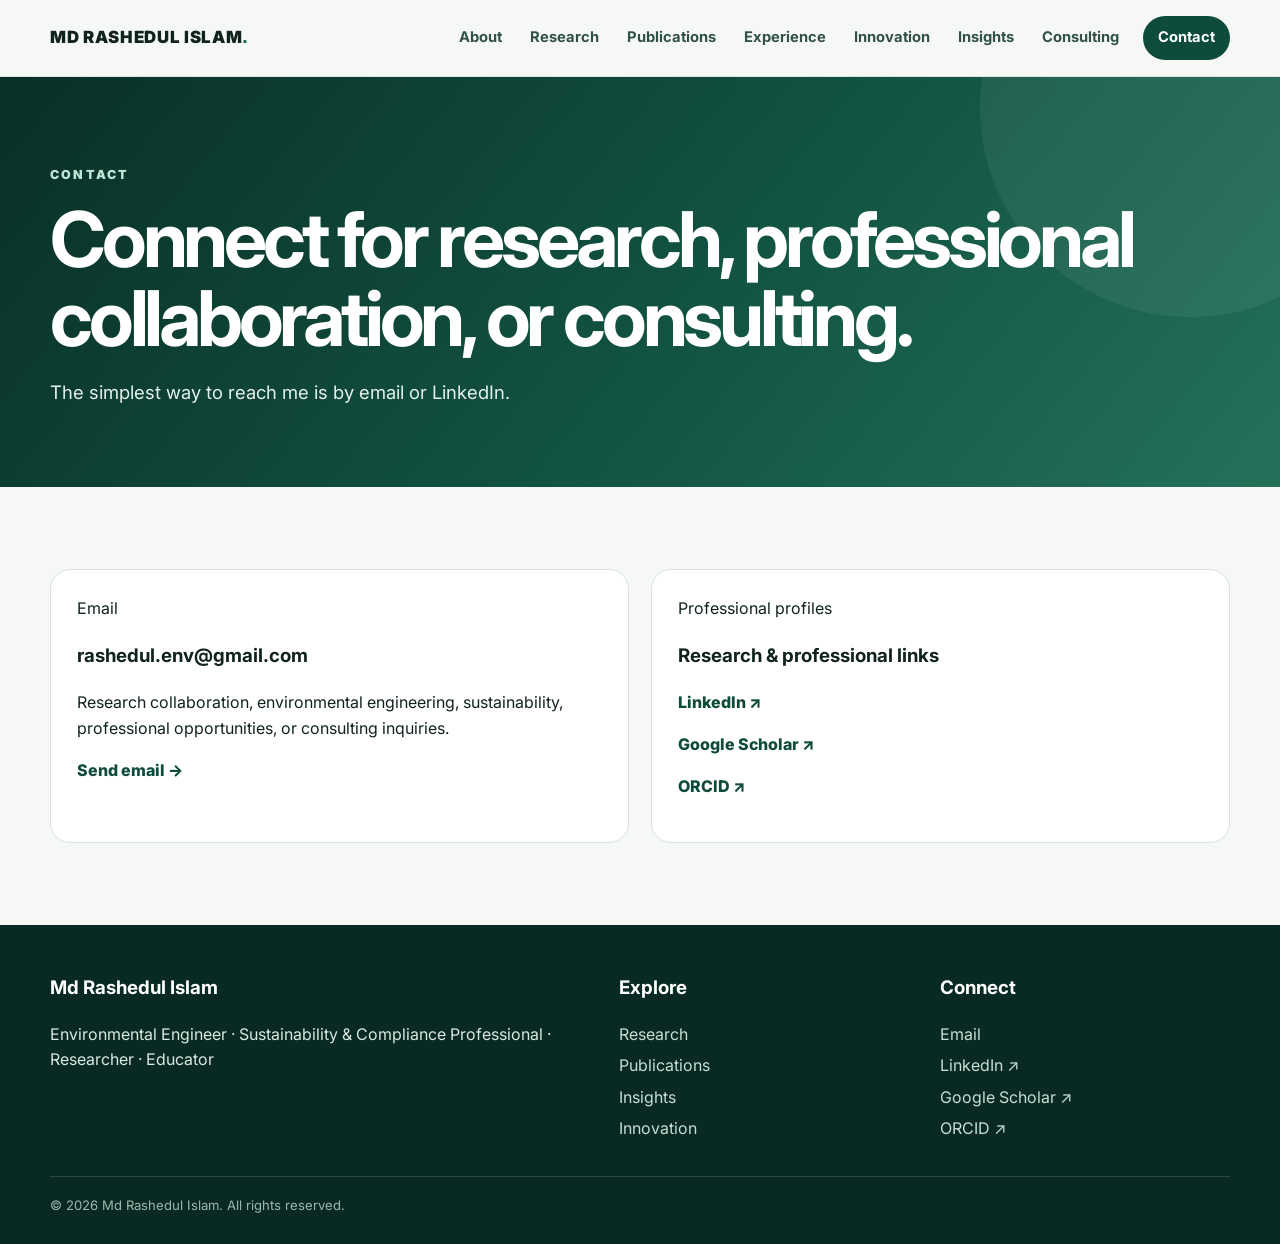
<file: contact.html>
<!doctype html><html lang="en"><head><meta charset="utf-8"><meta name="viewport" content="width=device-width,initial-scale=1"><meta name="description" content="Contact Md Rashedul Islam for environmental engineering, research, sustainability or consulting."><meta name="author" content="Md Rashedul Islam"><meta name="theme-color" content="#0f4b3b"><title>Contact | Md Rashedul Islam</title><link rel="preconnect" href="https://fonts.googleapis.com"><link rel="preconnect" href="https://fonts.gstatic.com" crossorigin><link href="https://fonts.googleapis.com/css2?family=Inter:wght@400;500;600;700;800;900&display=swap" rel="stylesheet"><link rel="stylesheet" href="styles.css"></head><body><a class="skip" href="#main">Skip to content</a><header class="site-header"><div class="container nav"><a class="brand" href="index.html">MD RASHEDUL ISLAM<span>.</span></a><button class="menu" aria-label="Open navigation" aria-expanded="false">☰</button><nav class="nav-links" aria-label="Primary navigation"><a href="about.html">About</a><a href="research.html">Research</a><a href="publications.html">Publications</a><a href="experience.html">Experience</a><a href="innovation.html">Innovation</a><a href="insights.html">Insights</a><a href="consulting.html">Consulting</a><a class="cta" href="contact.html">Contact</a></nav></div></header><main id="main"><section class="page-hero"><div class="container"><p class="eyebrow">Contact</p><h1>Connect for research, professional collaboration, or consulting.</h1><p class="lede">The simplest way to reach me is by email or LinkedIn.</p></div></section><section class="section"><div class="container contact-grid"><div class="contact-card"><span class="tag">Email</span><h3>rashedul.env@gmail.com</h3><p>Research collaboration, environmental engineering, sustainability, professional opportunities, or consulting inquiries.</p><a href="mailto:rashedul.env@gmail.com">Send email →</a></div><div class="contact-card"><span class="tag">Professional profiles</span><h3>Research & professional links</h3><p><a href="https://www.linkedin.com/in/rashedtanvir/" target="_blank" rel="noopener">LinkedIn ↗</a></p><p><a href="https://scholar.google.com/citations?hl=en&authuser=1&user=k-cowZ4AAAAJ" target="_blank" rel="noopener">Google Scholar ↗</a></p><p><a href="https://orcid.org/0009-0002-6928-7866" target="_blank" rel="noopener">ORCID ↗</a></p></div></div></section></main><footer class="footer"><div class="container"><div class="footer-grid"><div><h3>Md Rashedul Islam</h3><p>Environmental Engineer · Sustainability & Compliance Professional · Researcher · Educator</p></div><div><h3>Explore</h3><a href="research.html">Research</a><a href="publications.html">Publications</a><a href="insights.html">Insights</a><a href="innovation.html">Innovation</a></div><div><h3>Connect</h3><a href="mailto:rashedul.env@gmail.com">Email</a><a href="https://www.linkedin.com/in/rashedtanvir/" target="_blank" rel="noopener">LinkedIn ↗</a><a href="https://scholar.google.com/citations?hl=en&authuser=1&user=k-cowZ4AAAAJ" target="_blank" rel="noopener">Google Scholar ↗</a><a href="https://orcid.org/0009-0002-6928-7866" target="_blank" rel="noopener">ORCID ↗</a></div></div><div class="footer-bottom">© <span data-year></span> Md Rashedul Islam. All rights reserved.</div></div></footer><script src="script.js"></script></body></html>
</file>
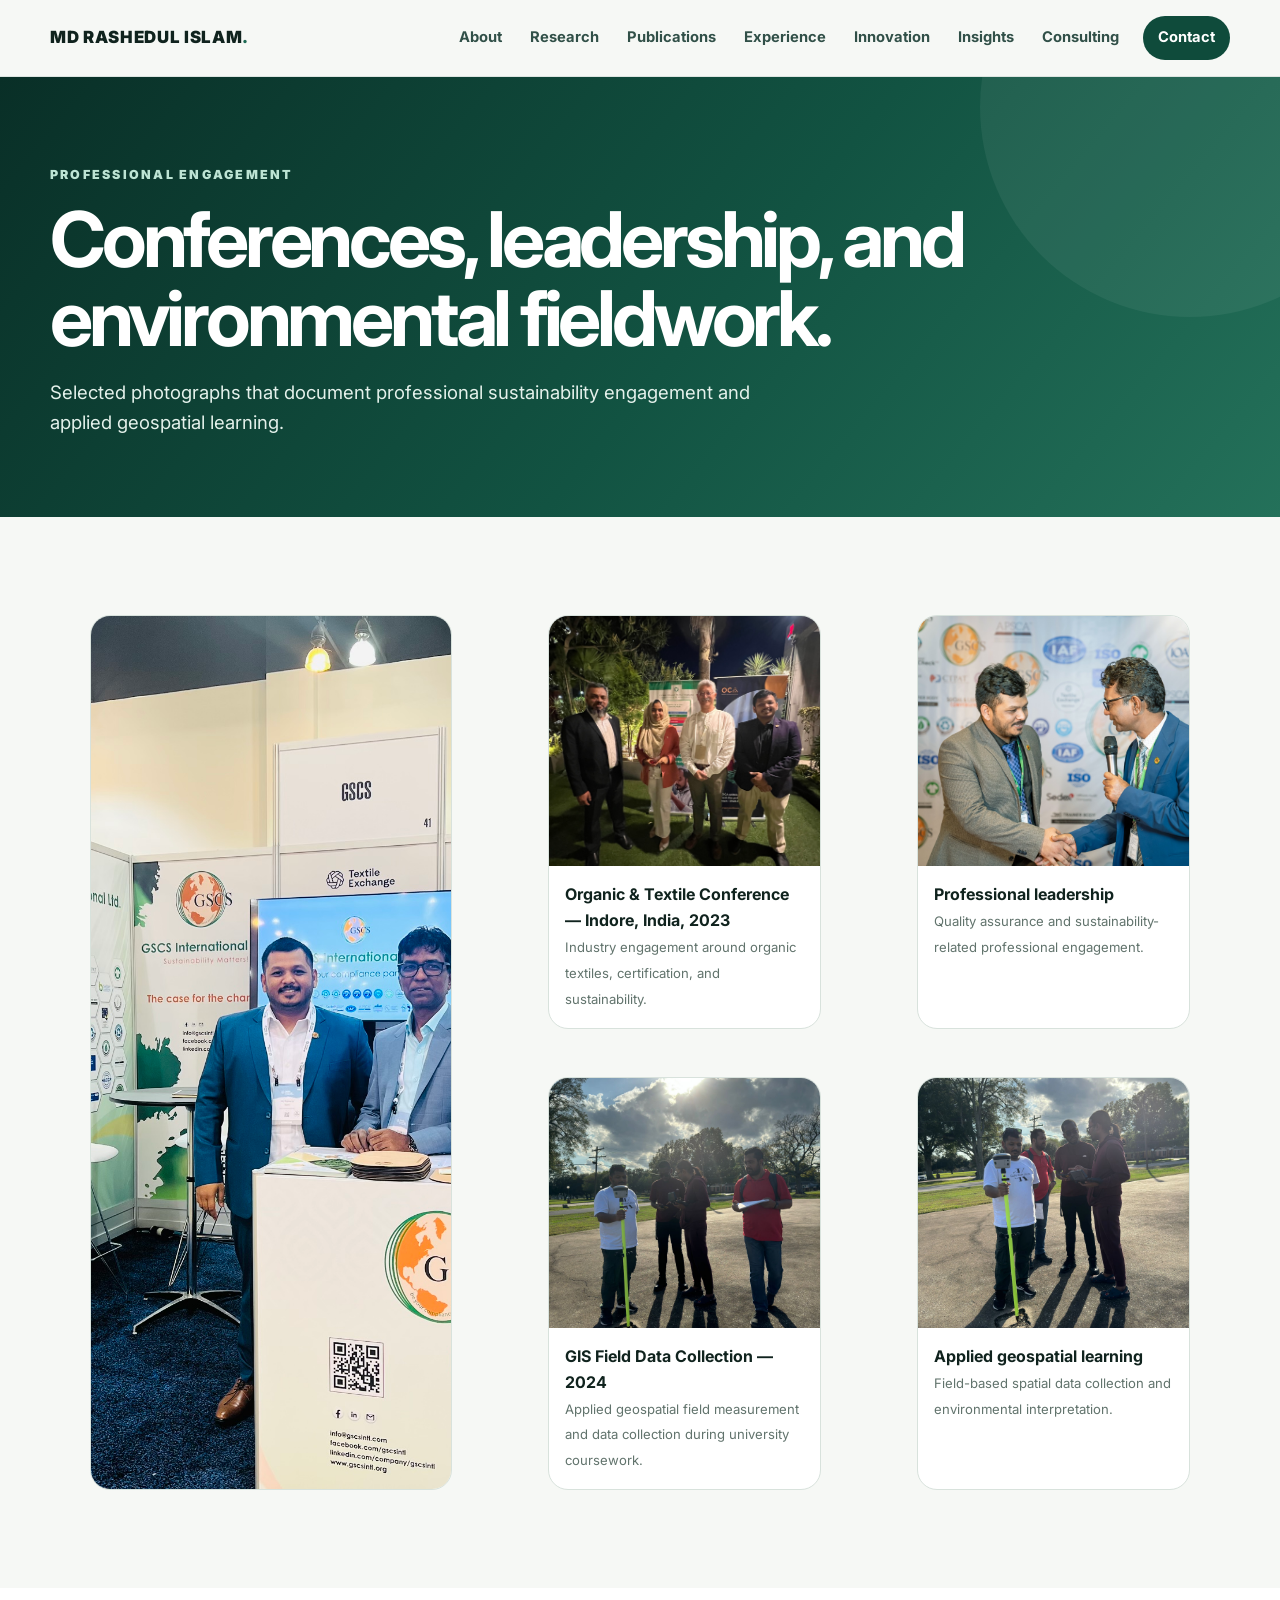
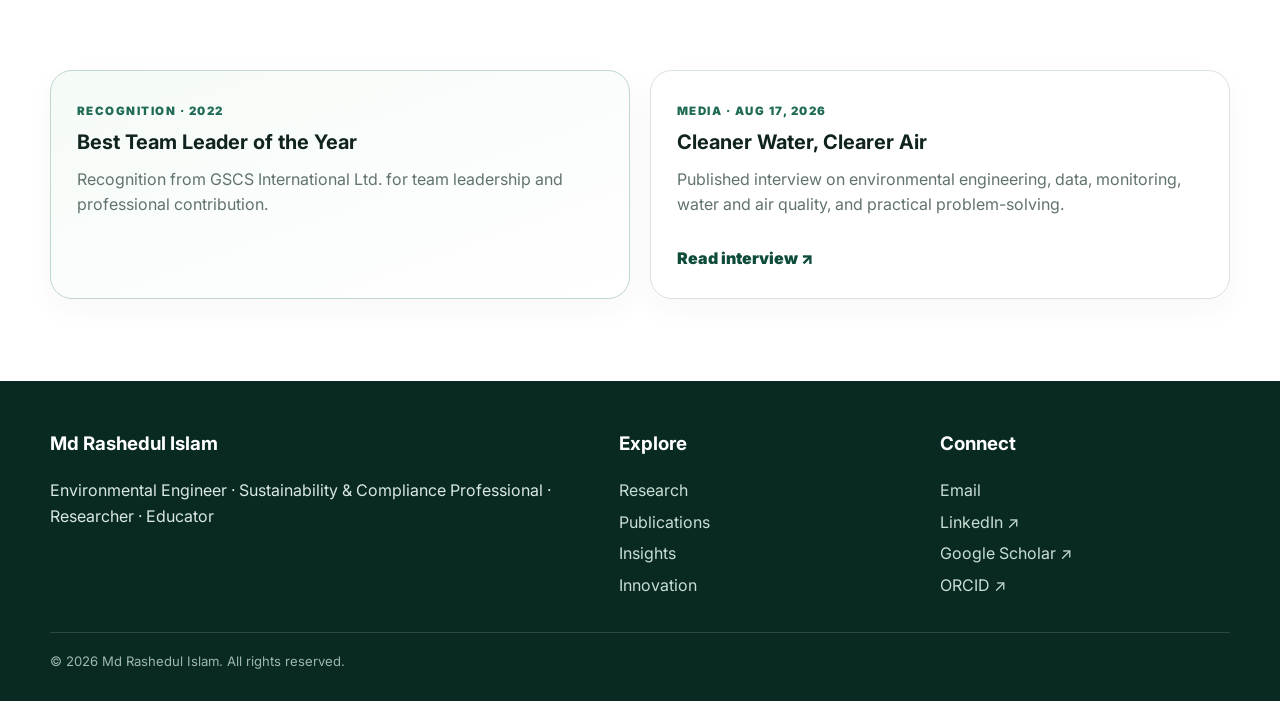
<file: engagement.html>
<!doctype html><html lang="en"><head><meta charset="utf-8"><meta name="viewport" content="width=device-width,initial-scale=1"><meta name="description" content="Conferences, professional engagement, fieldwork, recognition and media featuring Md Rashedul Islam."><meta name="author" content="Md Rashedul Islam"><meta name="theme-color" content="#0f4b3b"><title>Engagement | Md Rashedul Islam</title><link rel="preconnect" href="https://fonts.googleapis.com"><link rel="preconnect" href="https://fonts.gstatic.com" crossorigin><link href="https://fonts.googleapis.com/css2?family=Inter:wght@400;500;600;700;800;900&display=swap" rel="stylesheet"><link rel="stylesheet" href="styles.css"></head><body><a class="skip" href="#main">Skip to content</a><header class="site-header"><div class="container nav"><a class="brand" href="index.html">MD RASHEDUL ISLAM<span>.</span></a><button class="menu" aria-label="Open navigation" aria-expanded="false">☰</button><nav class="nav-links" aria-label="Primary navigation"><a href="about.html">About</a><a href="research.html">Research</a><a href="publications.html">Publications</a><a href="experience.html">Experience</a><a href="innovation.html">Innovation</a><a href="insights.html">Insights</a><a href="consulting.html">Consulting</a><a class="cta" href="contact.html">Contact</a></nav></div></header><main id="main"><section class="page-hero"><div class="container"><p class="eyebrow">Professional engagement</p><h1>Conferences, leadership, and environmental fieldwork.</h1><p class="lede">Selected photographs that document professional sustainability engagement and applied geospatial learning.</p></div></section><section class="section"><div class="container"><div class="photo-grid"><figure class="photo-card"><img src="assets/textile-exchange-2024.jpg" alt="Md Rashedul Islam at Textile Exchange Conference 2024"><figcaption><strong>Textile Exchange Conference — USA, 2024</strong><span>Professional engagement in textile sustainability, responsible sourcing, certification, and environmental compliance.</span></figcaption></figure><figure class="photo-card"><img src="assets/organic-textile-indore-2023.jpg" alt="Md Rashedul Islam at an organic and textile conference in Indore, India"><figcaption><strong>Organic & Textile Conference — Indore, India, 2023</strong><span>Industry engagement around organic textiles, certification, and sustainability.</span></figcaption></figure><figure class="photo-card"><img src="assets/leadership-engagement.jpg" alt="Md Rashedul Islam during professional engagement"><figcaption><strong>Professional leadership</strong><span>Quality assurance and sustainability-related professional engagement.</span></figcaption></figure><figure class="photo-card"><img src="assets/gis-fieldwork-2024.jpg" alt="GIS field data collection"><figcaption><strong>GIS Field Data Collection — 2024</strong><span>Applied geospatial field measurement and data collection during university coursework.</span></figcaption></figure><figure class="photo-card"><img src="assets/gis-fieldwork-2024-b.jpg" alt="Additional GIS fieldwork"><figcaption><strong>Applied geospatial learning</strong><span>Field-based spatial data collection and environmental interpretation.</span></figcaption></figure></div></div></section><section class="section alt"><div class="container grid-2"><div class="card feature-card"><span class="tag">Recognition · 2022</span><h3>Best Team Leader of the Year</h3><p>Recognition from GSCS International Ltd. for team leadership and professional contribution.</p></div><div class="card"><span class="tag">Media · Aug 17, 2026</span><h3>Cleaner Water, Clearer Air</h3><p>Published interview on environmental engineering, data, monitoring, water and air quality, and practical problem-solving.</p><a class="card-link" href="https://dailycountrytodaybd.com/story/cleaner-water,-clearer-air:-how-i-use-data-to-protect-the-environment-before-it%27s-too-late" target="_blank" rel="noopener">Read interview ↗</a></div></div></section></main><footer class="footer"><div class="container"><div class="footer-grid"><div><h3>Md Rashedul Islam</h3><p>Environmental Engineer · Sustainability & Compliance Professional · Researcher · Educator</p></div><div><h3>Explore</h3><a href="research.html">Research</a><a href="publications.html">Publications</a><a href="insights.html">Insights</a><a href="innovation.html">Innovation</a></div><div><h3>Connect</h3><a href="mailto:rashedul.env@gmail.com">Email</a><a href="https://www.linkedin.com/in/rashedtanvir/" target="_blank" rel="noopener">LinkedIn ↗</a><a href="https://scholar.google.com/citations?hl=en&authuser=1&user=k-cowZ4AAAAJ" target="_blank" rel="noopener">Google Scholar ↗</a><a href="https://orcid.org/0009-0002-6928-7866" target="_blank" rel="noopener">ORCID ↗</a></div></div><div class="footer-bottom">© <span data-year></span> Md Rashedul Islam. All rights reserved.</div></div></footer><script src="script.js"></script></body></html>
</file>
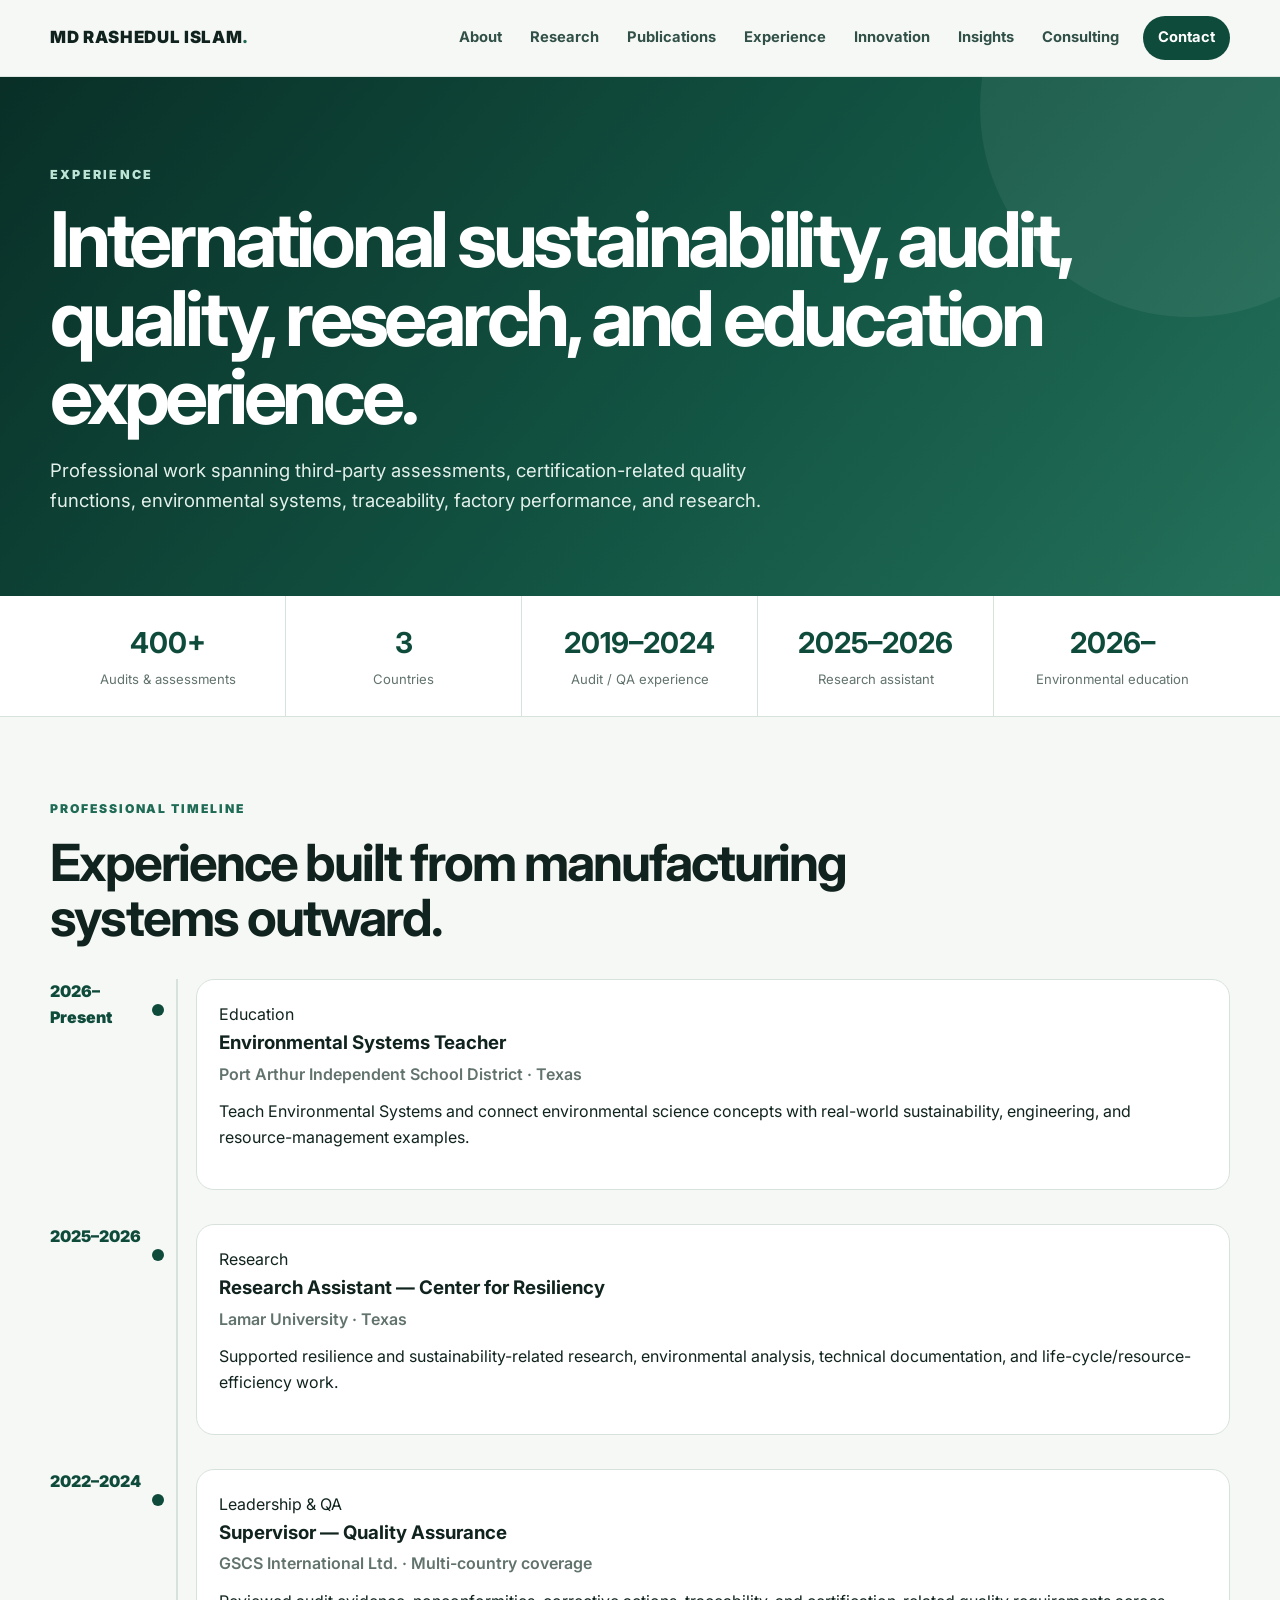
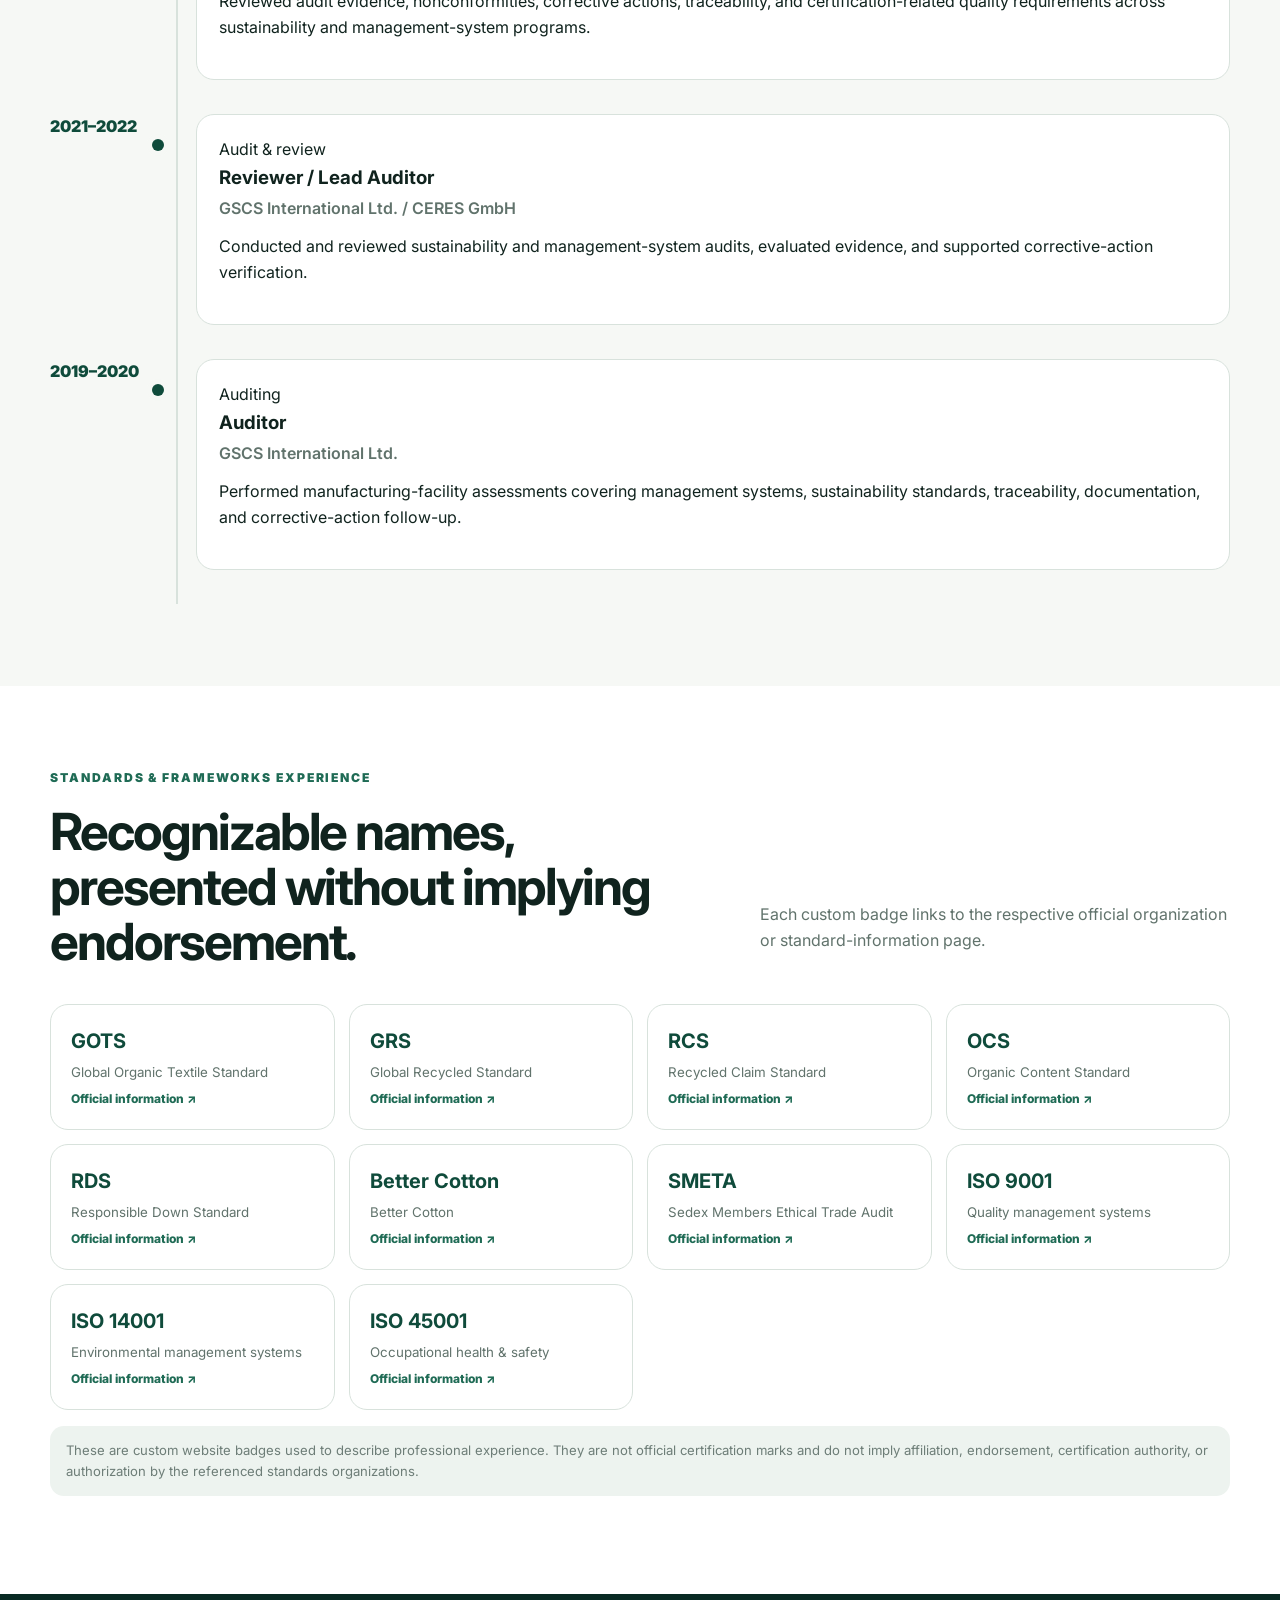
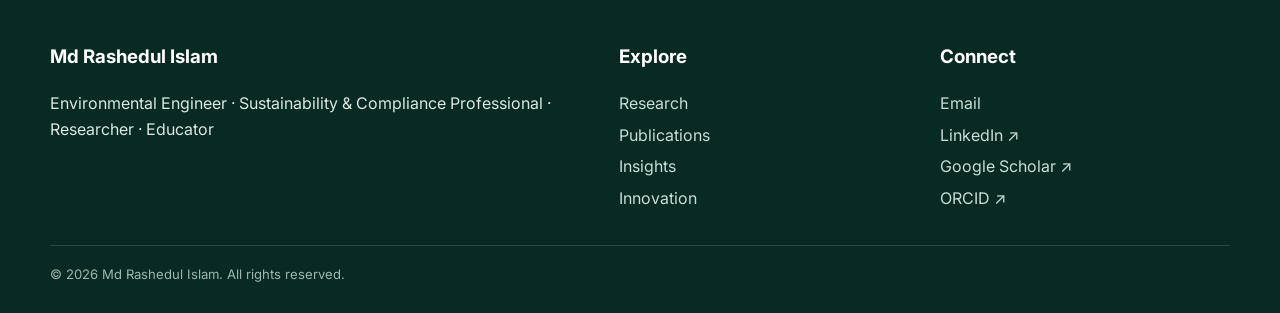
<file: experience.html>
<!doctype html><html lang="en"><head><meta charset="utf-8"><meta name="viewport" content="width=device-width,initial-scale=1"><meta name="description" content="Professional experience of Md Rashedul Islam in sustainability auditing, quality assurance, research and environmental education."><meta name="author" content="Md Rashedul Islam"><meta name="theme-color" content="#0f4b3b"><title>Experience | Md Rashedul Islam</title><link rel="preconnect" href="https://fonts.googleapis.com"><link rel="preconnect" href="https://fonts.gstatic.com" crossorigin><link href="https://fonts.googleapis.com/css2?family=Inter:wght@400;500;600;700;800;900&display=swap" rel="stylesheet"><link rel="stylesheet" href="styles.css"></head><body><a class="skip" href="#main">Skip to content</a><header class="site-header"><div class="container nav"><a class="brand" href="index.html">MD RASHEDUL ISLAM<span>.</span></a><button class="menu" aria-label="Open navigation" aria-expanded="false">☰</button><nav class="nav-links" aria-label="Primary navigation"><a href="about.html">About</a><a href="research.html">Research</a><a href="publications.html">Publications</a><a href="experience.html">Experience</a><a href="innovation.html">Innovation</a><a href="insights.html">Insights</a><a href="consulting.html">Consulting</a><a class="cta" href="contact.html">Contact</a></nav></div></header><main id="main"><section class="page-hero"><div class="container"><p class="eyebrow">Experience</p><h1>International sustainability, audit, quality, research, and education experience.</h1><p class="lede">Professional work spanning third-party assessments, certification-related quality functions, environmental systems, traceability, factory performance, and research.</p></div></section><section class="metrics"><div class="container metrics-inner"><div class="metric"><strong>400+</strong><span>Audits & assessments</span></div><div class="metric"><strong>3</strong><span>Countries</span></div><div class="metric"><strong>2019–2024</strong><span>Audit / QA experience</span></div><div class="metric"><strong>2025–2026</strong><span>Research assistant</span></div><div class="metric"><strong>2026–</strong><span>Environmental education</span></div></div></section><section class="section"><div class="container"><div class="section-head"><div><p class="label">Professional timeline</p><h2>Experience built from manufacturing systems outward.</h2></div></div><div class="timeline"><article><time>2026–Present</time><div class="content"><span class="tag">Education</span><h3>Environmental Systems Teacher</h3><h4>Port Arthur Independent School District · Texas</h4><p>Teach Environmental Systems and connect environmental science concepts with real-world sustainability, engineering, and resource-management examples.</p></div></article><article><time>2025–2026</time><div class="content"><span class="tag">Research</span><h3>Research Assistant — Center for Resiliency</h3><h4>Lamar University · Texas</h4><p>Supported resilience and sustainability-related research, environmental analysis, technical documentation, and life-cycle/resource-efficiency work.</p></div></article><article><time>2022–2024</time><div class="content"><span class="tag">Leadership & QA</span><h3>Supervisor — Quality Assurance</h3><h4>GSCS International Ltd. · Multi-country coverage</h4><p>Reviewed audit evidence, nonconformities, corrective actions, traceability, and certification-related quality requirements across sustainability and management-system programs.</p></div></article><article><time>2021–2022</time><div class="content"><span class="tag">Audit & review</span><h3>Reviewer / Lead Auditor</h3><h4>GSCS International Ltd. / CERES GmbH</h4><p>Conducted and reviewed sustainability and management-system audits, evaluated evidence, and supported corrective-action verification.</p></div></article><article><time>2019–2020</time><div class="content"><span class="tag">Auditing</span><h3>Auditor</h3><h4>GSCS International Ltd.</h4><p>Performed manufacturing-facility assessments covering management systems, sustainability standards, traceability, documentation, and corrective-action follow-up.</p></div></article></div></div></section><section class="section alt"><div class="container"><div class="section-head"><div><p class="label">Standards & frameworks experience</p><h2>Recognizable names, presented without implying endorsement.</h2></div><p>Each custom badge links to the respective official organization or standard-information page.</p></div><div class="badge-grid"><a class="framework-badge" href="https://global-standard.org/" target="_blank" rel="noopener"><strong>GOTS</strong><small>Global Organic Textile Standard</small><em>Official information ↗</em></a><a class="framework-badge" href="https://textileexchange.org/standards/" target="_blank" rel="noopener"><strong>GRS</strong><small>Global Recycled Standard</small><em>Official information ↗</em></a><a class="framework-badge" href="https://textileexchange.org/standards/" target="_blank" rel="noopener"><strong>RCS</strong><small>Recycled Claim Standard</small><em>Official information ↗</em></a><a class="framework-badge" href="https://textileexchange.org/standards/" target="_blank" rel="noopener"><strong>OCS</strong><small>Organic Content Standard</small><em>Official information ↗</em></a><a class="framework-badge" href="https://textileexchange.org/standards/" target="_blank" rel="noopener"><strong>RDS</strong><small>Responsible Down Standard</small><em>Official information ↗</em></a><a class="framework-badge" href="https://bettercotton.org/" target="_blank" rel="noopener"><strong>Better Cotton</strong><small>Better Cotton</small><em>Official information ↗</em></a><a class="framework-badge" href="https://www.sedex.com/solutions/smeta-audit/" target="_blank" rel="noopener"><strong>SMETA</strong><small>Sedex Members Ethical Trade Audit</small><em>Official information ↗</em></a><a class="framework-badge" href="https://www.iso.org/iso-9001-quality-management.html" target="_blank" rel="noopener"><strong>ISO 9001</strong><small>Quality management systems</small><em>Official information ↗</em></a><a class="framework-badge" href="https://www.iso.org/iso-14001-environmental-management.html" target="_blank" rel="noopener"><strong>ISO 14001</strong><small>Environmental management systems</small><em>Official information ↗</em></a><a class="framework-badge" href="https://www.iso.org/iso-45001-occupational-health-and-safety.html" target="_blank" rel="noopener"><strong>ISO 45001</strong><small>Occupational health & safety</small><em>Official information ↗</em></a></div><p class="disclaimer">These are custom website badges used to describe professional experience. They are not official certification marks and do not imply affiliation, endorsement, certification authority, or authorization by the referenced standards organizations.</p></div></section></main><footer class="footer"><div class="container"><div class="footer-grid"><div><h3>Md Rashedul Islam</h3><p>Environmental Engineer · Sustainability & Compliance Professional · Researcher · Educator</p></div><div><h3>Explore</h3><a href="research.html">Research</a><a href="publications.html">Publications</a><a href="insights.html">Insights</a><a href="innovation.html">Innovation</a></div><div><h3>Connect</h3><a href="mailto:rashedul.env@gmail.com">Email</a><a href="https://www.linkedin.com/in/rashedtanvir/" target="_blank" rel="noopener">LinkedIn ↗</a><a href="https://scholar.google.com/citations?hl=en&authuser=1&user=k-cowZ4AAAAJ" target="_blank" rel="noopener">Google Scholar ↗</a><a href="https://orcid.org/0009-0002-6928-7866" target="_blank" rel="noopener">ORCID ↗</a></div></div><div class="footer-bottom">© <span data-year></span> Md Rashedul Islam. All rights reserved.</div></div></footer><script src="script.js"></script></body></html>
</file>
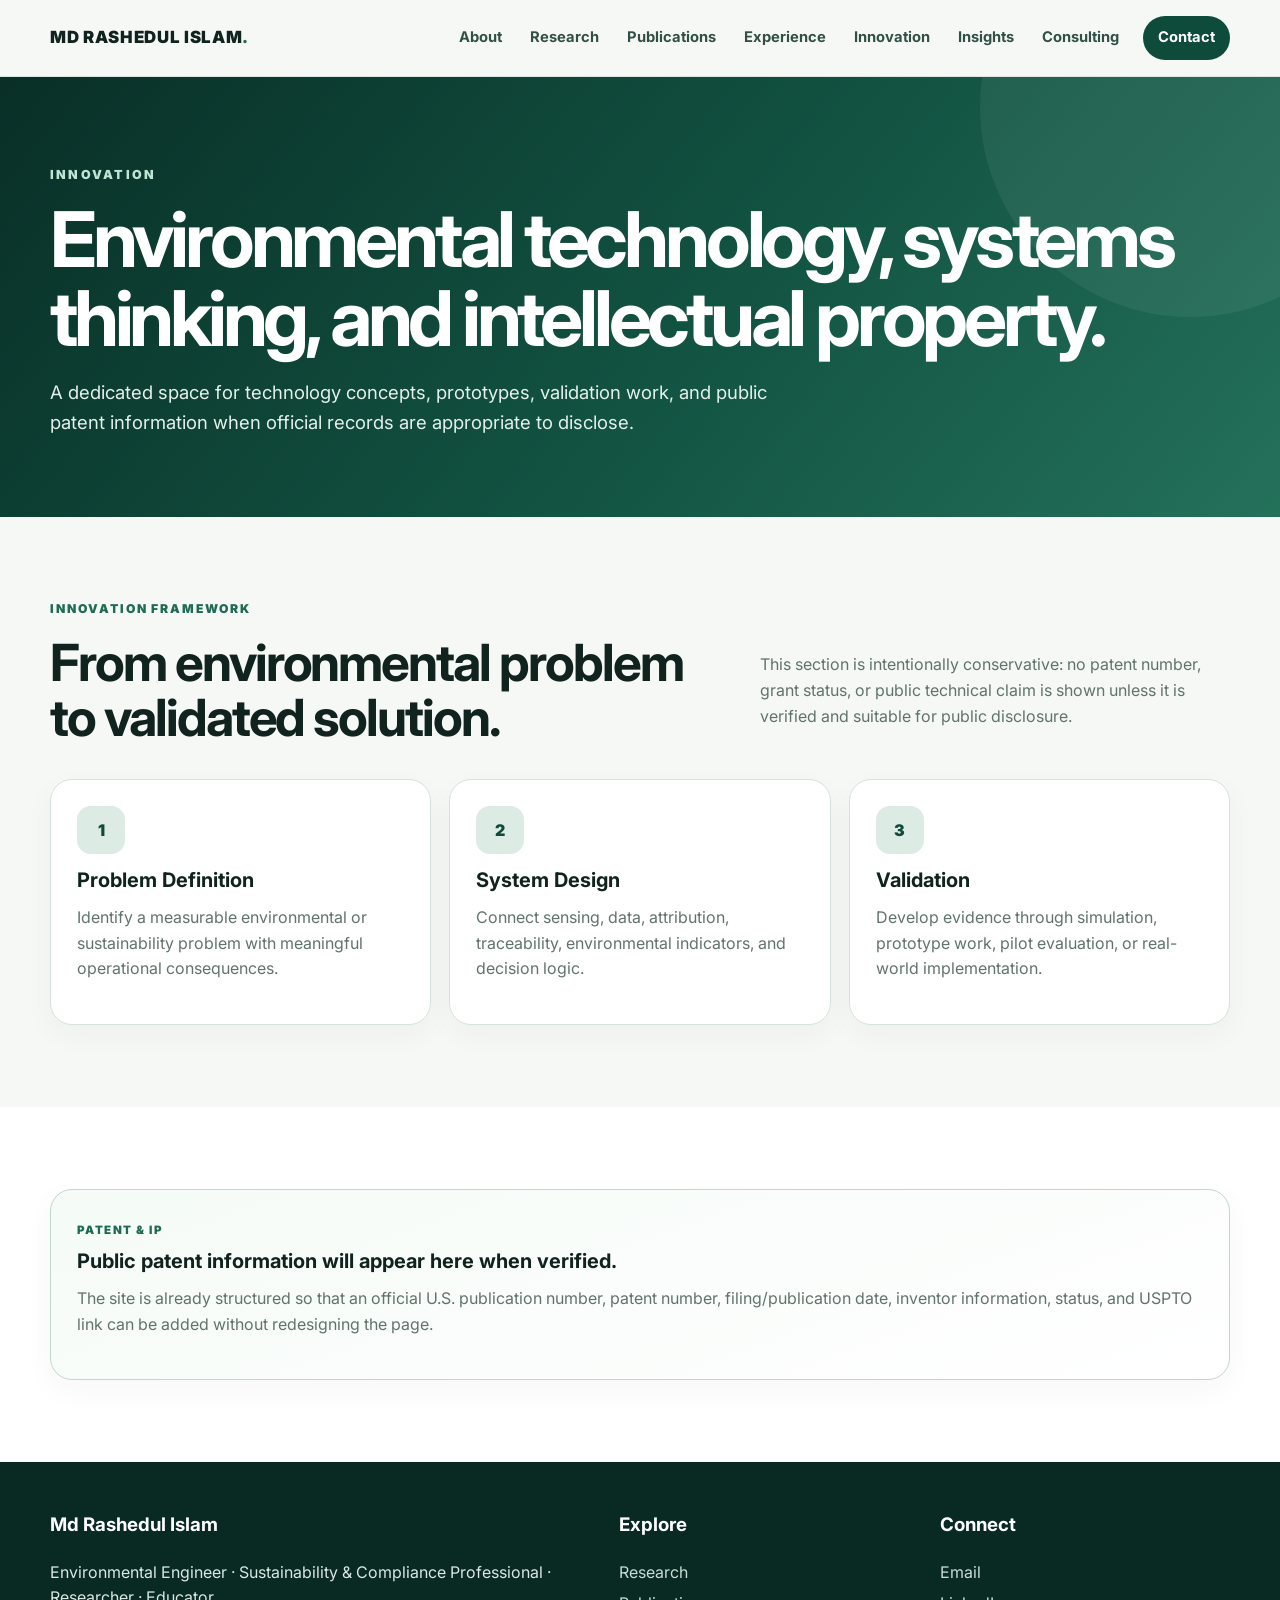
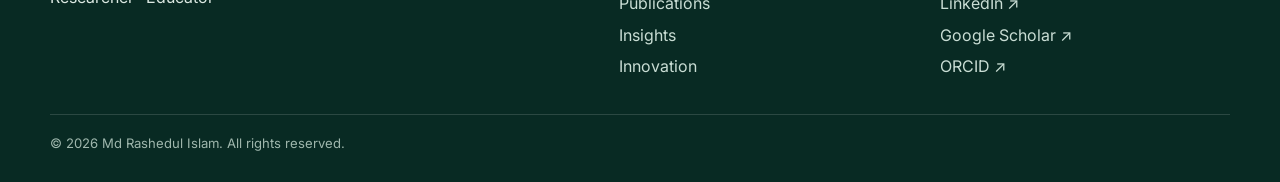
<file: innovation.html>
<!doctype html><html lang="en"><head><meta charset="utf-8"><meta name="viewport" content="width=device-width,initial-scale=1"><meta name="description" content="Innovation and environmental technology work by Md Rashedul Islam, with verified patent information to be added when public."><meta name="author" content="Md Rashedul Islam"><meta name="theme-color" content="#0f4b3b"><title>Innovation | Md Rashedul Islam</title><link rel="preconnect" href="https://fonts.googleapis.com"><link rel="preconnect" href="https://fonts.gstatic.com" crossorigin><link href="https://fonts.googleapis.com/css2?family=Inter:wght@400;500;600;700;800;900&display=swap" rel="stylesheet"><link rel="stylesheet" href="styles.css"></head><body><a class="skip" href="#main">Skip to content</a><header class="site-header"><div class="container nav"><a class="brand" href="index.html">MD RASHEDUL ISLAM<span>.</span></a><button class="menu" aria-label="Open navigation" aria-expanded="false">☰</button><nav class="nav-links" aria-label="Primary navigation"><a href="about.html">About</a><a href="research.html">Research</a><a href="publications.html">Publications</a><a href="experience.html">Experience</a><a href="innovation.html">Innovation</a><a href="insights.html">Insights</a><a href="consulting.html">Consulting</a><a class="cta" href="contact.html">Contact</a></nav></div></header><main id="main"><section class="page-hero"><div class="container"><p class="eyebrow">Innovation</p><h1>Environmental technology, systems thinking, and intellectual property.</h1><p class="lede">A dedicated space for technology concepts, prototypes, validation work, and public patent information when official records are appropriate to disclose.</p></div></section><section class="section"><div class="container"><div class="section-head"><div><p class="label">Innovation framework</p><h2>From environmental problem to validated solution.</h2></div><p>This section is intentionally conservative: no patent number, grant status, or public technical claim is shown unless it is verified and suitable for public disclosure.</p></div><div class="grid-3"><div class="card"><div class="icon-badge">1</div><h3>Problem Definition</h3><p>Identify a measurable environmental or sustainability problem with meaningful operational consequences.</p></div><div class="card"><div class="icon-badge">2</div><h3>System Design</h3><p>Connect sensing, data, attribution, traceability, environmental indicators, and decision logic.</p></div><div class="card"><div class="icon-badge">3</div><h3>Validation</h3><p>Develop evidence through simulation, prototype work, pilot evaluation, or real-world implementation.</p></div></div></div></section><section class="section alt"><div class="container"><div class="card feature-card"><span class="tag">Patent & IP</span><h3>Public patent information will appear here when verified.</h3><p>The site is already structured so that an official U.S. publication number, patent number, filing/publication date, inventor information, status, and USPTO link can be added without redesigning the page.</p></div></div></section></main><footer class="footer"><div class="container"><div class="footer-grid"><div><h3>Md Rashedul Islam</h3><p>Environmental Engineer · Sustainability & Compliance Professional · Researcher · Educator</p></div><div><h3>Explore</h3><a href="research.html">Research</a><a href="publications.html">Publications</a><a href="insights.html">Insights</a><a href="innovation.html">Innovation</a></div><div><h3>Connect</h3><a href="mailto:rashedul.env@gmail.com">Email</a><a href="https://www.linkedin.com/in/rashedtanvir/" target="_blank" rel="noopener">LinkedIn ↗</a><a href="https://scholar.google.com/citations?hl=en&authuser=1&user=k-cowZ4AAAAJ" target="_blank" rel="noopener">Google Scholar ↗</a><a href="https://orcid.org/0009-0002-6928-7866" target="_blank" rel="noopener">ORCID ↗</a></div></div><div class="footer-bottom">© <span data-year></span> Md Rashedul Islam. All rights reserved.</div></div></footer><script src="script.js"></script></body></html>
</file>
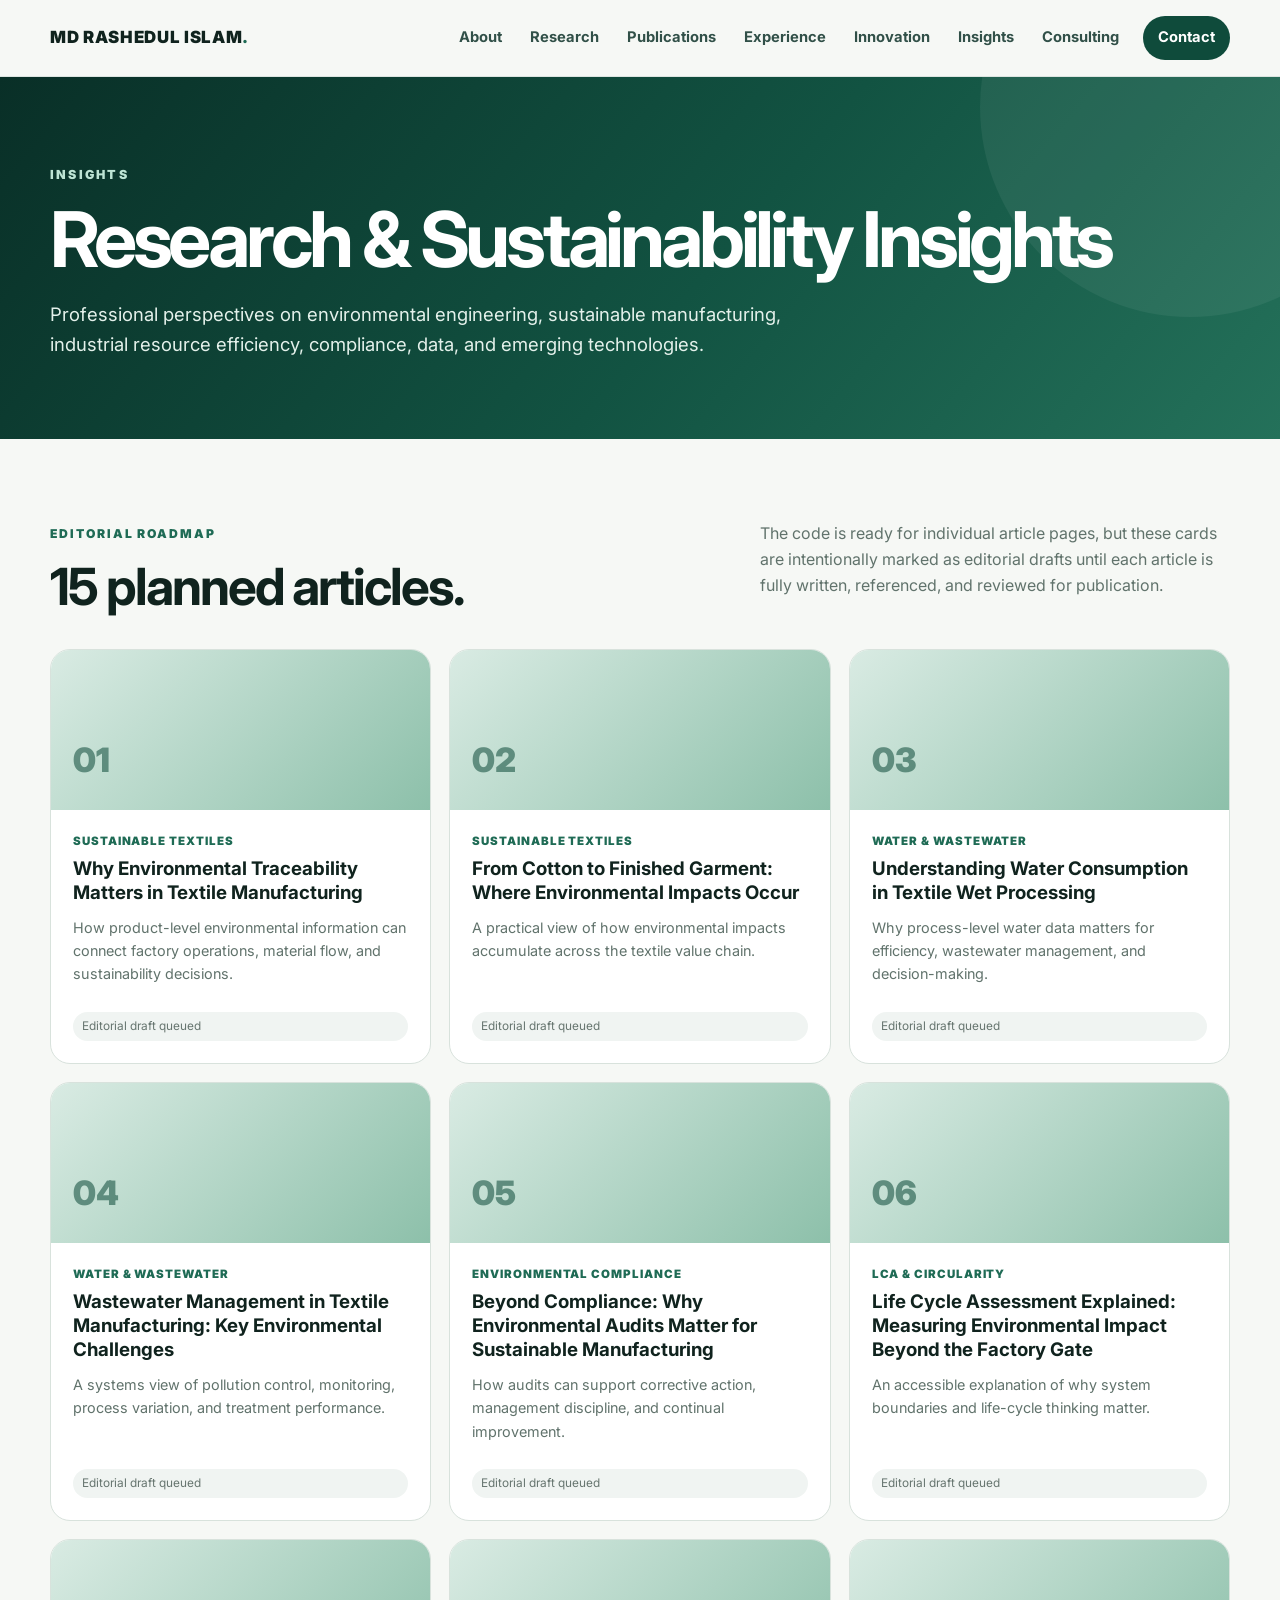
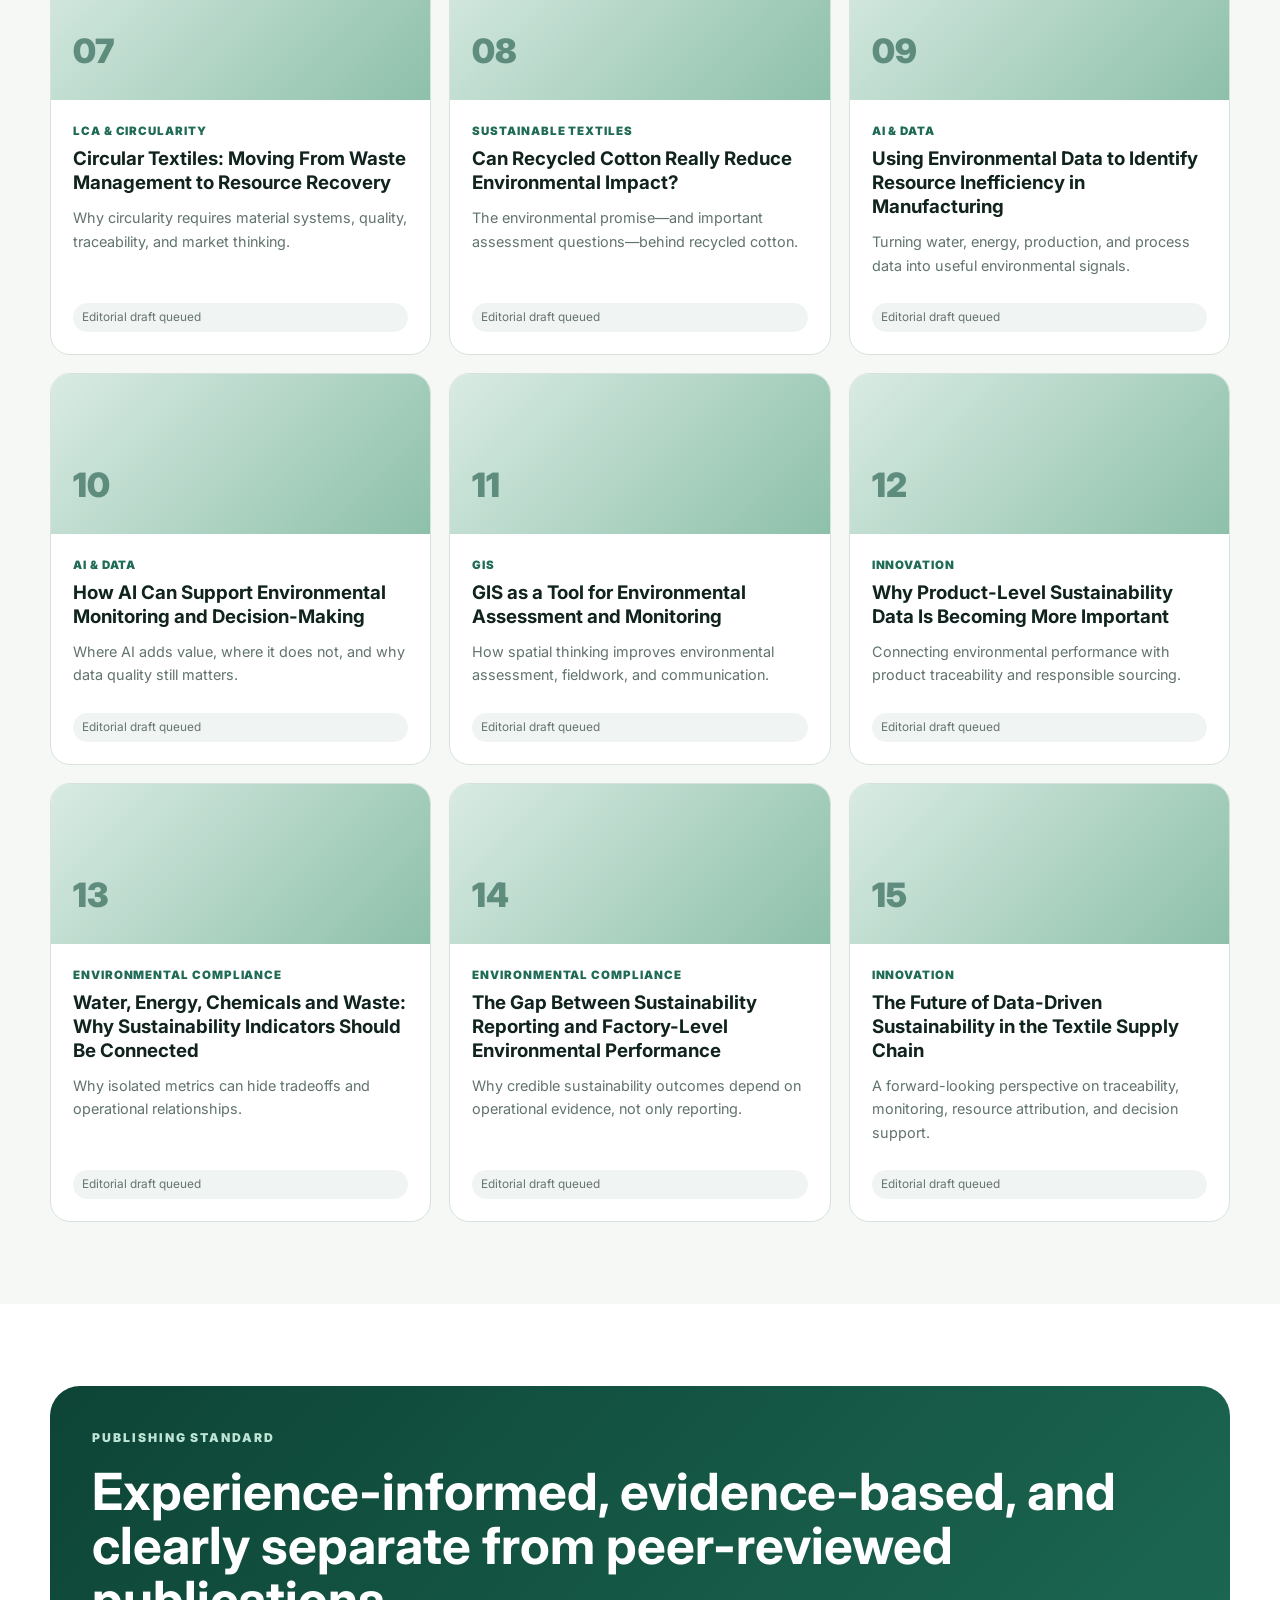
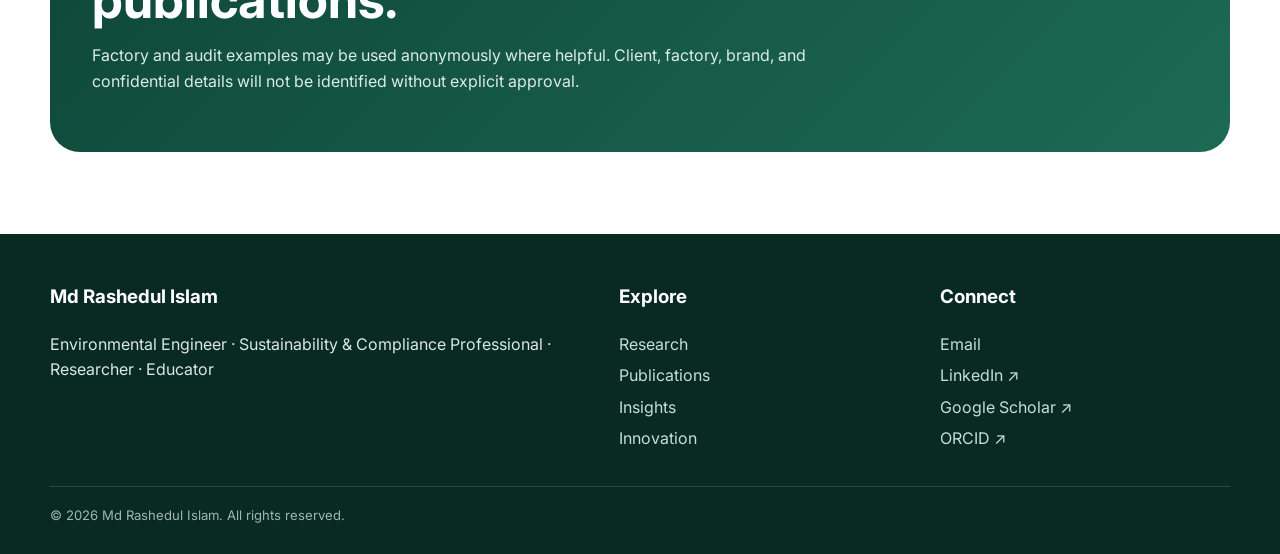
<file: insights.html>
<!doctype html><html lang="en"><head><meta charset="utf-8"><meta name="viewport" content="width=device-width,initial-scale=1"><meta name="description" content="Research and sustainability insights by Md Rashedul Islam on textiles, water, environmental compliance, LCA, AI, GIS and innovation."><meta name="author" content="Md Rashedul Islam"><meta name="theme-color" content="#0f4b3b"><title>Insights | Md Rashedul Islam</title><link rel="preconnect" href="https://fonts.googleapis.com"><link rel="preconnect" href="https://fonts.gstatic.com" crossorigin><link href="https://fonts.googleapis.com/css2?family=Inter:wght@400;500;600;700;800;900&display=swap" rel="stylesheet"><link rel="stylesheet" href="styles.css"></head><body><a class="skip" href="#main">Skip to content</a><header class="site-header"><div class="container nav"><a class="brand" href="index.html">MD RASHEDUL ISLAM<span>.</span></a><button class="menu" aria-label="Open navigation" aria-expanded="false">☰</button><nav class="nav-links" aria-label="Primary navigation"><a href="about.html">About</a><a href="research.html">Research</a><a href="publications.html">Publications</a><a href="experience.html">Experience</a><a href="innovation.html">Innovation</a><a href="insights.html">Insights</a><a href="consulting.html">Consulting</a><a class="cta" href="contact.html">Contact</a></nav></div></header><main id="main"><section class="page-hero"><div class="container"><p class="eyebrow">Insights</p><h1>Research & Sustainability Insights</h1><p class="lede">Professional perspectives on environmental engineering, sustainable manufacturing, industrial resource efficiency, compliance, data, and emerging technologies.</p></div></section><section class="section"><div class="container"><div class="section-head"><div><p class="label">Editorial roadmap</p><h2>15 planned articles.</h2></div><p>The code is ready for individual article pages, but these cards are intentionally marked as editorial drafts until each article is fully written, referenced, and reviewed for publication.</p></div><div class="insights-grid"><article class="insight-card"><div class="insight-thumb"><span>01</span></div><div class="insight-body"><div class="insight-meta">Sustainable Textiles</div><h3>Why Environmental Traceability Matters in Textile Manufacturing</h3><p>How product-level environmental information can connect factory operations, material flow, and sustainability decisions.</p><span class="coming">Editorial draft queued</span></div></article><article class="insight-card"><div class="insight-thumb"><span>02</span></div><div class="insight-body"><div class="insight-meta">Sustainable Textiles</div><h3>From Cotton to Finished Garment: Where Environmental Impacts Occur</h3><p>A practical view of how environmental impacts accumulate across the textile value chain.</p><span class="coming">Editorial draft queued</span></div></article><article class="insight-card"><div class="insight-thumb"><span>03</span></div><div class="insight-body"><div class="insight-meta">Water & Wastewater</div><h3>Understanding Water Consumption in Textile Wet Processing</h3><p>Why process-level water data matters for efficiency, wastewater management, and decision-making.</p><span class="coming">Editorial draft queued</span></div></article><article class="insight-card"><div class="insight-thumb"><span>04</span></div><div class="insight-body"><div class="insight-meta">Water & Wastewater</div><h3>Wastewater Management in Textile Manufacturing: Key Environmental Challenges</h3><p>A systems view of pollution control, monitoring, process variation, and treatment performance.</p><span class="coming">Editorial draft queued</span></div></article><article class="insight-card"><div class="insight-thumb"><span>05</span></div><div class="insight-body"><div class="insight-meta">Environmental Compliance</div><h3>Beyond Compliance: Why Environmental Audits Matter for Sustainable Manufacturing</h3><p>How audits can support corrective action, management discipline, and continual improvement.</p><span class="coming">Editorial draft queued</span></div></article><article class="insight-card"><div class="insight-thumb"><span>06</span></div><div class="insight-body"><div class="insight-meta">LCA & Circularity</div><h3>Life Cycle Assessment Explained: Measuring Environmental Impact Beyond the Factory Gate</h3><p>An accessible explanation of why system boundaries and life-cycle thinking matter.</p><span class="coming">Editorial draft queued</span></div></article><article class="insight-card"><div class="insight-thumb"><span>07</span></div><div class="insight-body"><div class="insight-meta">LCA & Circularity</div><h3>Circular Textiles: Moving From Waste Management to Resource Recovery</h3><p>Why circularity requires material systems, quality, traceability, and market thinking.</p><span class="coming">Editorial draft queued</span></div></article><article class="insight-card"><div class="insight-thumb"><span>08</span></div><div class="insight-body"><div class="insight-meta">Sustainable Textiles</div><h3>Can Recycled Cotton Really Reduce Environmental Impact?</h3><p>The environmental promise—and important assessment questions—behind recycled cotton.</p><span class="coming">Editorial draft queued</span></div></article><article class="insight-card"><div class="insight-thumb"><span>09</span></div><div class="insight-body"><div class="insight-meta">AI & Data</div><h3>Using Environmental Data to Identify Resource Inefficiency in Manufacturing</h3><p>Turning water, energy, production, and process data into useful environmental signals.</p><span class="coming">Editorial draft queued</span></div></article><article class="insight-card"><div class="insight-thumb"><span>10</span></div><div class="insight-body"><div class="insight-meta">AI & Data</div><h3>How AI Can Support Environmental Monitoring and Decision-Making</h3><p>Where AI adds value, where it does not, and why data quality still matters.</p><span class="coming">Editorial draft queued</span></div></article><article class="insight-card"><div class="insight-thumb"><span>11</span></div><div class="insight-body"><div class="insight-meta">GIS</div><h3>GIS as a Tool for Environmental Assessment and Monitoring</h3><p>How spatial thinking improves environmental assessment, fieldwork, and communication.</p><span class="coming">Editorial draft queued</span></div></article><article class="insight-card"><div class="insight-thumb"><span>12</span></div><div class="insight-body"><div class="insight-meta">Innovation</div><h3>Why Product-Level Sustainability Data Is Becoming More Important</h3><p>Connecting environmental performance with product traceability and responsible sourcing.</p><span class="coming">Editorial draft queued</span></div></article><article class="insight-card"><div class="insight-thumb"><span>13</span></div><div class="insight-body"><div class="insight-meta">Environmental Compliance</div><h3>Water, Energy, Chemicals and Waste: Why Sustainability Indicators Should Be Connected</h3><p>Why isolated metrics can hide tradeoffs and operational relationships.</p><span class="coming">Editorial draft queued</span></div></article><article class="insight-card"><div class="insight-thumb"><span>14</span></div><div class="insight-body"><div class="insight-meta">Environmental Compliance</div><h3>The Gap Between Sustainability Reporting and Factory-Level Environmental Performance</h3><p>Why credible sustainability outcomes depend on operational evidence, not only reporting.</p><span class="coming">Editorial draft queued</span></div></article><article class="insight-card"><div class="insight-thumb"><span>15</span></div><div class="insight-body"><div class="insight-meta">Innovation</div><h3>The Future of Data-Driven Sustainability in the Textile Supply Chain</h3><p>A forward-looking perspective on traceability, monitoring, resource attribution, and decision support.</p><span class="coming">Editorial draft queued</span></div></article></div></div></section><section class="section alt"><div class="container callout"><p class="label" style="color:#bde4d4">Publishing standard</p><h2>Experience-informed, evidence-based, and clearly separate from peer-reviewed publications.</h2><p>Factory and audit examples may be used anonymously where helpful. Client, factory, brand, and confidential details will not be identified without explicit approval.</p></div></section></main><footer class="footer"><div class="container"><div class="footer-grid"><div><h3>Md Rashedul Islam</h3><p>Environmental Engineer · Sustainability & Compliance Professional · Researcher · Educator</p></div><div><h3>Explore</h3><a href="research.html">Research</a><a href="publications.html">Publications</a><a href="insights.html">Insights</a><a href="innovation.html">Innovation</a></div><div><h3>Connect</h3><a href="mailto:rashedul.env@gmail.com">Email</a><a href="https://www.linkedin.com/in/rashedtanvir/" target="_blank" rel="noopener">LinkedIn ↗</a><a href="https://scholar.google.com/citations?hl=en&authuser=1&user=k-cowZ4AAAAJ" target="_blank" rel="noopener">Google Scholar ↗</a><a href="https://orcid.org/0009-0002-6928-7866" target="_blank" rel="noopener">ORCID ↗</a></div></div><div class="footer-bottom">© <span data-year></span> Md Rashedul Islam. All rights reserved.</div></div></footer><script src="script.js"></script></body></html>
</file>
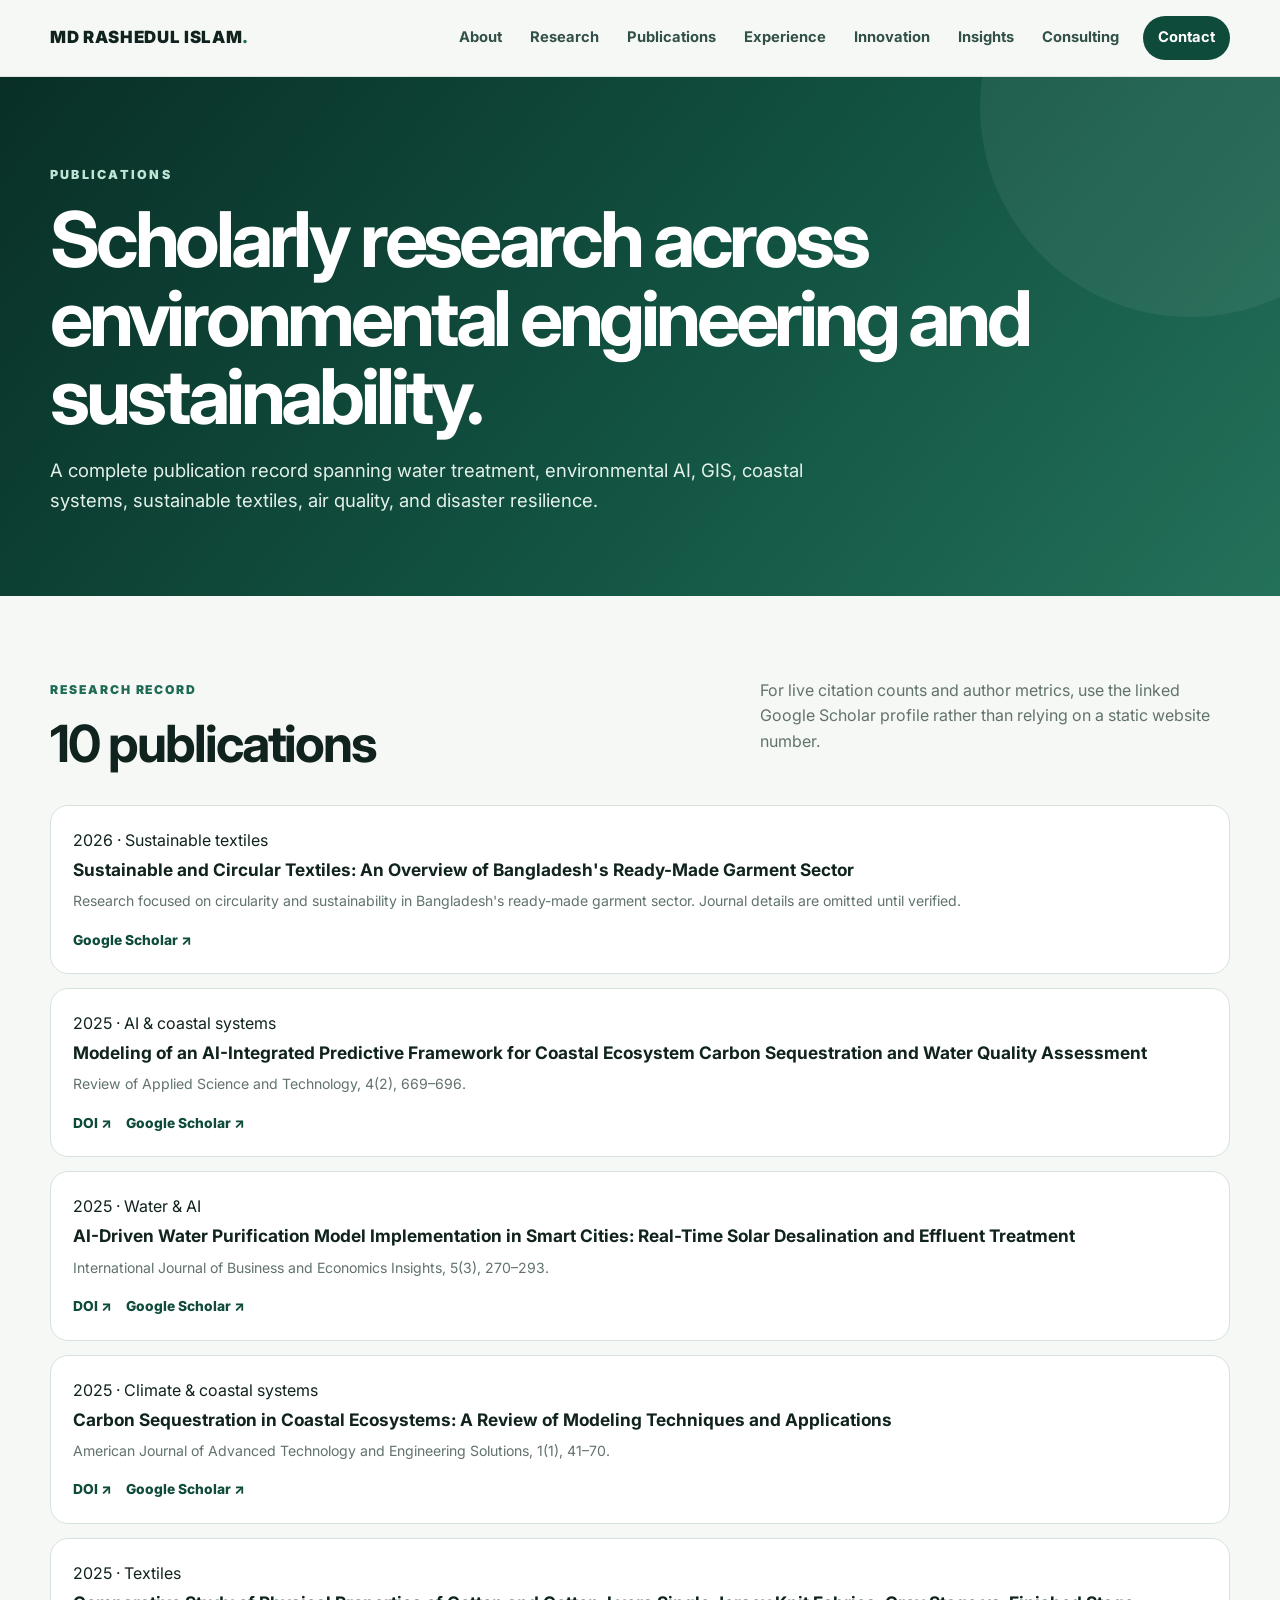
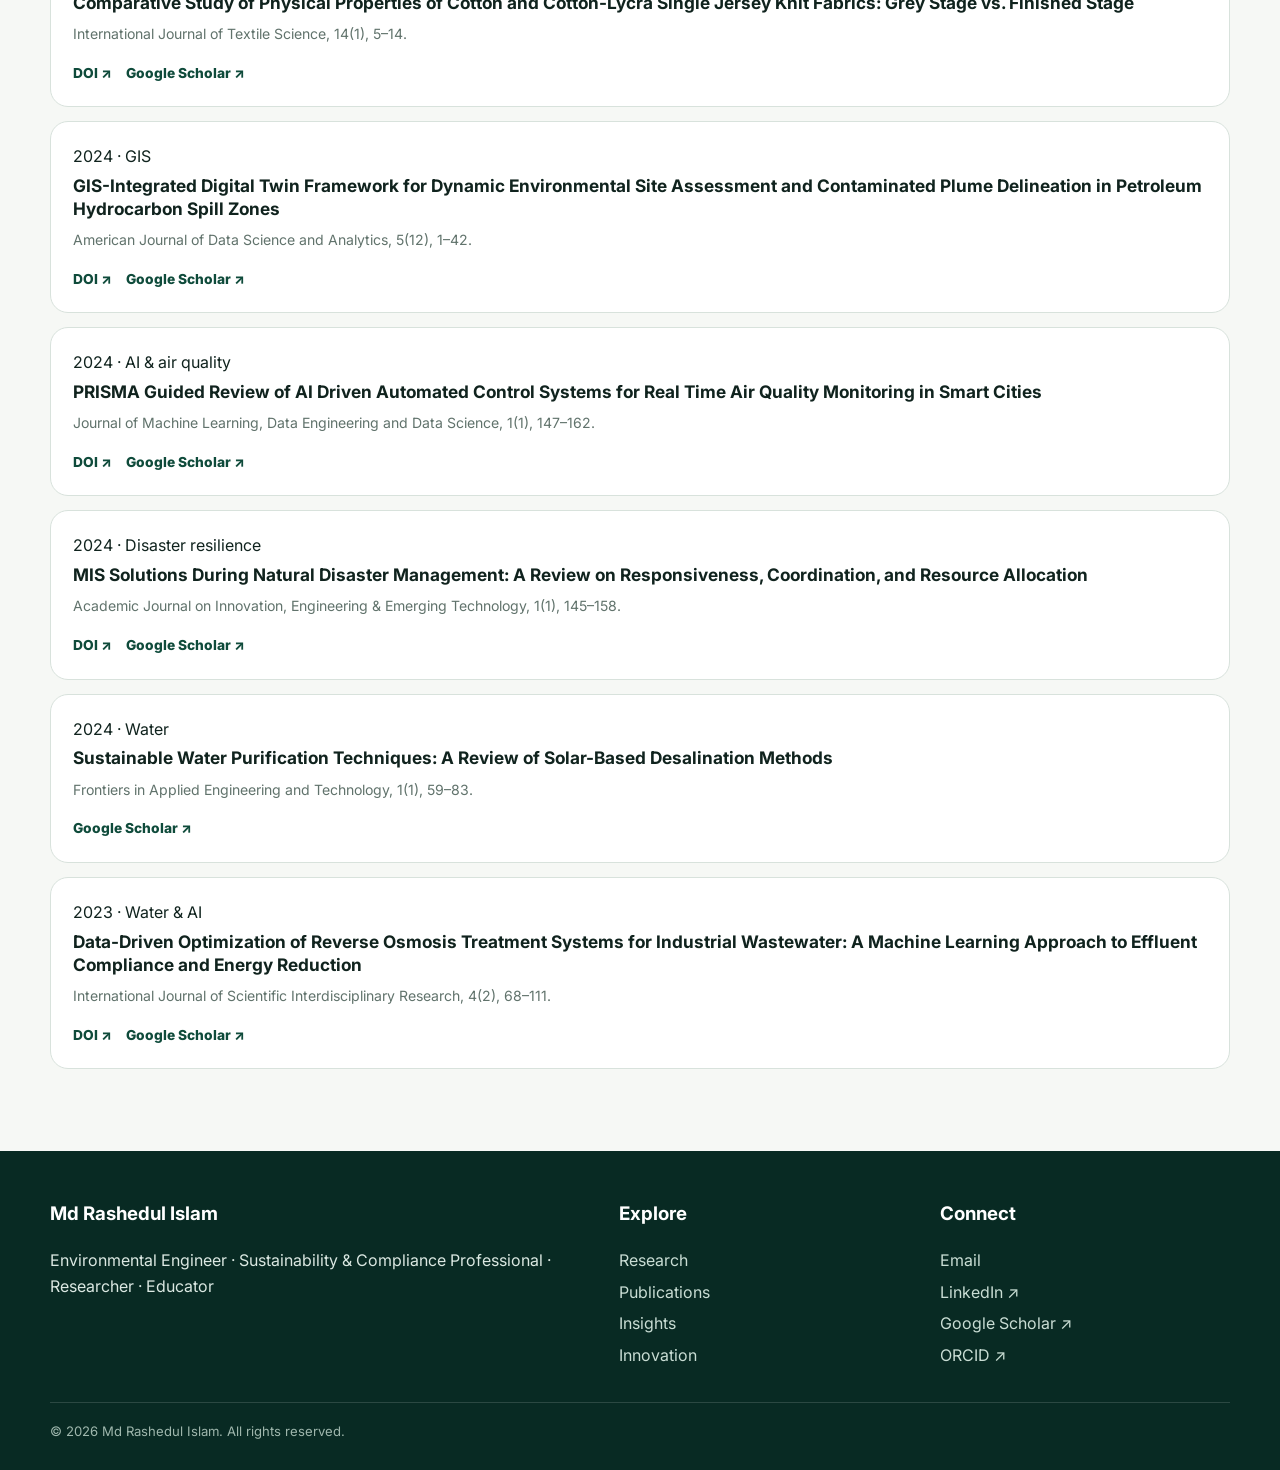
<file: publications.html>
<!doctype html><html lang="en"><head><meta charset="utf-8"><meta name="viewport" content="width=device-width,initial-scale=1"><meta name="description" content="Publications by Md Rashedul Islam in environmental engineering, water, AI, GIS, climate and sustainable textiles."><meta name="author" content="Md Rashedul Islam"><meta name="theme-color" content="#0f4b3b"><title>Publications | Md Rashedul Islam</title><link rel="preconnect" href="https://fonts.googleapis.com"><link rel="preconnect" href="https://fonts.gstatic.com" crossorigin><link href="https://fonts.googleapis.com/css2?family=Inter:wght@400;500;600;700;800;900&display=swap" rel="stylesheet"><link rel="stylesheet" href="styles.css"></head><body><a class="skip" href="#main">Skip to content</a><header class="site-header"><div class="container nav"><a class="brand" href="index.html">MD RASHEDUL ISLAM<span>.</span></a><button class="menu" aria-label="Open navigation" aria-expanded="false">☰</button><nav class="nav-links" aria-label="Primary navigation"><a href="about.html">About</a><a href="research.html">Research</a><a href="publications.html">Publications</a><a href="experience.html">Experience</a><a href="innovation.html">Innovation</a><a href="insights.html">Insights</a><a href="consulting.html">Consulting</a><a class="cta" href="contact.html">Contact</a></nav></div></header><main id="main"><section class="page-hero"><div class="container"><p class="eyebrow">Publications</p><h1>Scholarly research across environmental engineering and sustainability.</h1><p class="lede">A complete publication record spanning water treatment, environmental AI, GIS, coastal systems, sustainable textiles, air quality, and disaster resilience.</p></div></section><section class="section"><div class="container"><div class="section-head"><div><p class="label">Research record</p><h2>10 publications</h2></div><p>For live citation counts and author metrics, use the linked Google Scholar profile rather than relying on a static website number.</p></div><div class="pub-list"><article class="pub"><span class="tag">2026 · Sustainable textiles</span><h3>Sustainable and Circular Textiles: An Overview of Bangladesh's Ready-Made Garment Sector</h3><p class="meta">Research focused on circularity and sustainability in Bangladesh's ready-made garment sector. Journal details are omitted until verified.</p><div class="links"><a href="https://scholar.google.com/citations?hl=en&authuser=1&user=k-cowZ4AAAAJ" target="_blank" rel="noopener">Google Scholar ↗</a></div></article><article class="pub"><span class="tag">2025 · AI & coastal systems</span><h3>Modeling of an AI-Integrated Predictive Framework for Coastal Ecosystem Carbon Sequestration and Water Quality Assessment</h3><p class="meta">Review of Applied Science and Technology, 4(2), 669–696.</p><div class="links"><a href="https://doi.org/10.63125/z6h8ky18" target="_blank" rel="noopener">DOI ↗</a><a href="https://scholar.google.com/citations?hl=en&authuser=1&user=k-cowZ4AAAAJ" target="_blank" rel="noopener">Google Scholar ↗</a></div></article><article class="pub"><span class="tag">2025 · Water & AI</span><h3>AI-Driven Water Purification Model Implementation in Smart Cities: Real-Time Solar Desalination and Effluent Treatment</h3><p class="meta">International Journal of Business and Economics Insights, 5(3), 270–293.</p><div class="links"><a href="https://doi.org/10.63125/fbxtdt92s" target="_blank" rel="noopener">DOI ↗</a><a href="https://scholar.google.com/citations?hl=en&authuser=1&user=k-cowZ4AAAAJ" target="_blank" rel="noopener">Google Scholar ↗</a></div></article><article class="pub"><span class="tag">2025 · Climate & coastal systems</span><h3>Carbon Sequestration in Coastal Ecosystems: A Review of Modeling Techniques and Applications</h3><p class="meta">American Journal of Advanced Technology and Engineering Solutions, 1(1), 41–70.</p><div class="links"><a href="https://doi.org/10.63125/4z73rb29" target="_blank" rel="noopener">DOI ↗</a><a href="https://scholar.google.com/citations?hl=en&authuser=1&user=k-cowZ4AAAAJ" target="_blank" rel="noopener">Google Scholar ↗</a></div></article><article class="pub"><span class="tag">2025 · Textiles</span><h3>Comparative Study of Physical Properties of Cotton and Cotton-Lycra Single Jersey Knit Fabrics: Grey Stage vs. Finished Stage</h3><p class="meta">International Journal of Textile Science, 14(1), 5–14.</p><div class="links"><a href="https://doi.org/10.5923/j.textile.20251401.02" target="_blank" rel="noopener">DOI ↗</a><a href="https://scholar.google.com/citations?hl=en&authuser=1&user=k-cowZ4AAAAJ" target="_blank" rel="noopener">Google Scholar ↗</a></div></article><article class="pub"><span class="tag">2024 · GIS</span><h3>GIS-Integrated Digital Twin Framework for Dynamic Environmental Site Assessment and Contaminated Plume Delineation in Petroleum Hydrocarbon Spill Zones</h3><p class="meta">American Journal of Data Science and Analytics, 5(12), 1–42.</p><div class="links"><a href="https://doi.org/10.63125/ks6je191" target="_blank" rel="noopener">DOI ↗</a><a href="https://scholar.google.com/citations?hl=en&authuser=1&user=k-cowZ4AAAAJ" target="_blank" rel="noopener">Google Scholar ↗</a></div></article><article class="pub"><span class="tag">2024 · AI & air quality</span><h3>PRISMA Guided Review of AI Driven Automated Control Systems for Real Time Air Quality Monitoring in Smart Cities</h3><p class="meta">Journal of Machine Learning, Data Engineering and Data Science, 1(1), 147–162.</p><div class="links"><a href="https://doi.org/10.70008/jmldeds.v1i01.51" target="_blank" rel="noopener">DOI ↗</a><a href="https://scholar.google.com/citations?hl=en&authuser=1&user=k-cowZ4AAAAJ" target="_blank" rel="noopener">Google Scholar ↗</a></div></article><article class="pub"><span class="tag">2024 · Disaster resilience</span><h3>MIS Solutions During Natural Disaster Management: A Review on Responsiveness, Coordination, and Resource Allocation</h3><p class="meta">Academic Journal on Innovation, Engineering & Emerging Technology, 1(1), 145–158.</p><div class="links"><a href="https://doi.org/10.69593/ajieet.v1i01.145" target="_blank" rel="noopener">DOI ↗</a><a href="https://scholar.google.com/citations?hl=en&authuser=1&user=k-cowZ4AAAAJ" target="_blank" rel="noopener">Google Scholar ↗</a></div></article><article class="pub"><span class="tag">2024 · Water</span><h3>Sustainable Water Purification Techniques: A Review of Solar-Based Desalination Methods</h3><p class="meta">Frontiers in Applied Engineering and Technology, 1(1), 59–83.</p><div class="links"><a href="https://scholar.google.com/citations?hl=en&authuser=1&user=k-cowZ4AAAAJ" target="_blank" rel="noopener">Google Scholar ↗</a></div></article><article class="pub"><span class="tag">2023 · Water & AI</span><h3>Data-Driven Optimization of Reverse Osmosis Treatment Systems for Industrial Wastewater: A Machine Learning Approach to Effluent Compliance and Energy Reduction</h3><p class="meta">International Journal of Scientific Interdisciplinary Research, 4(2), 68–111.</p><div class="links"><a href="https://doi.org/10.63125/pjxptw81" target="_blank" rel="noopener">DOI ↗</a><a href="https://scholar.google.com/citations?hl=en&authuser=1&user=k-cowZ4AAAAJ" target="_blank" rel="noopener">Google Scholar ↗</a></div></article></div></div></section></main><footer class="footer"><div class="container"><div class="footer-grid"><div><h3>Md Rashedul Islam</h3><p>Environmental Engineer · Sustainability & Compliance Professional · Researcher · Educator</p></div><div><h3>Explore</h3><a href="research.html">Research</a><a href="publications.html">Publications</a><a href="insights.html">Insights</a><a href="innovation.html">Innovation</a></div><div><h3>Connect</h3><a href="mailto:rashedul.env@gmail.com">Email</a><a href="https://www.linkedin.com/in/rashedtanvir/" target="_blank" rel="noopener">LinkedIn ↗</a><a href="https://scholar.google.com/citations?hl=en&authuser=1&user=k-cowZ4AAAAJ" target="_blank" rel="noopener">Google Scholar ↗</a><a href="https://orcid.org/0009-0002-6928-7866" target="_blank" rel="noopener">ORCID ↗</a></div></div><div class="footer-bottom">© <span data-year></span> Md Rashedul Islam. All rights reserved.</div></div></footer><script src="script.js"></script></body></html>
</file>
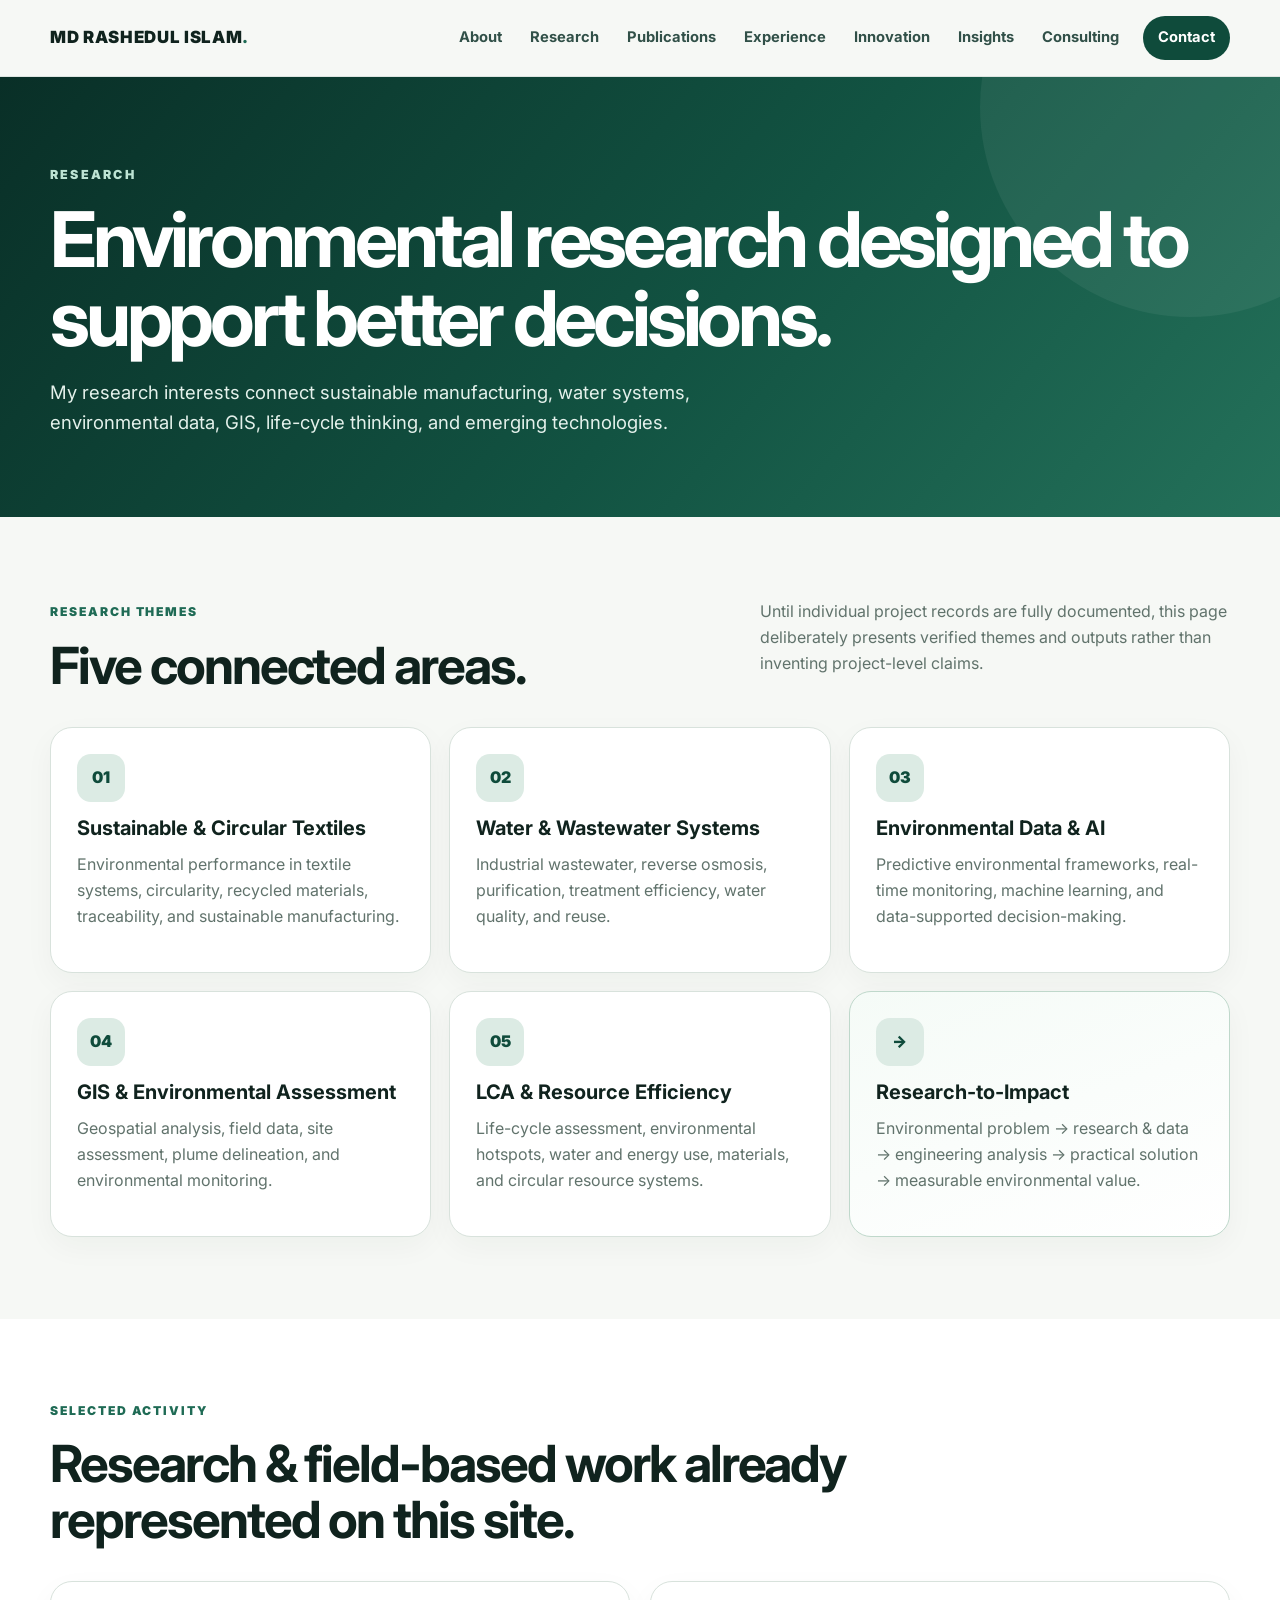
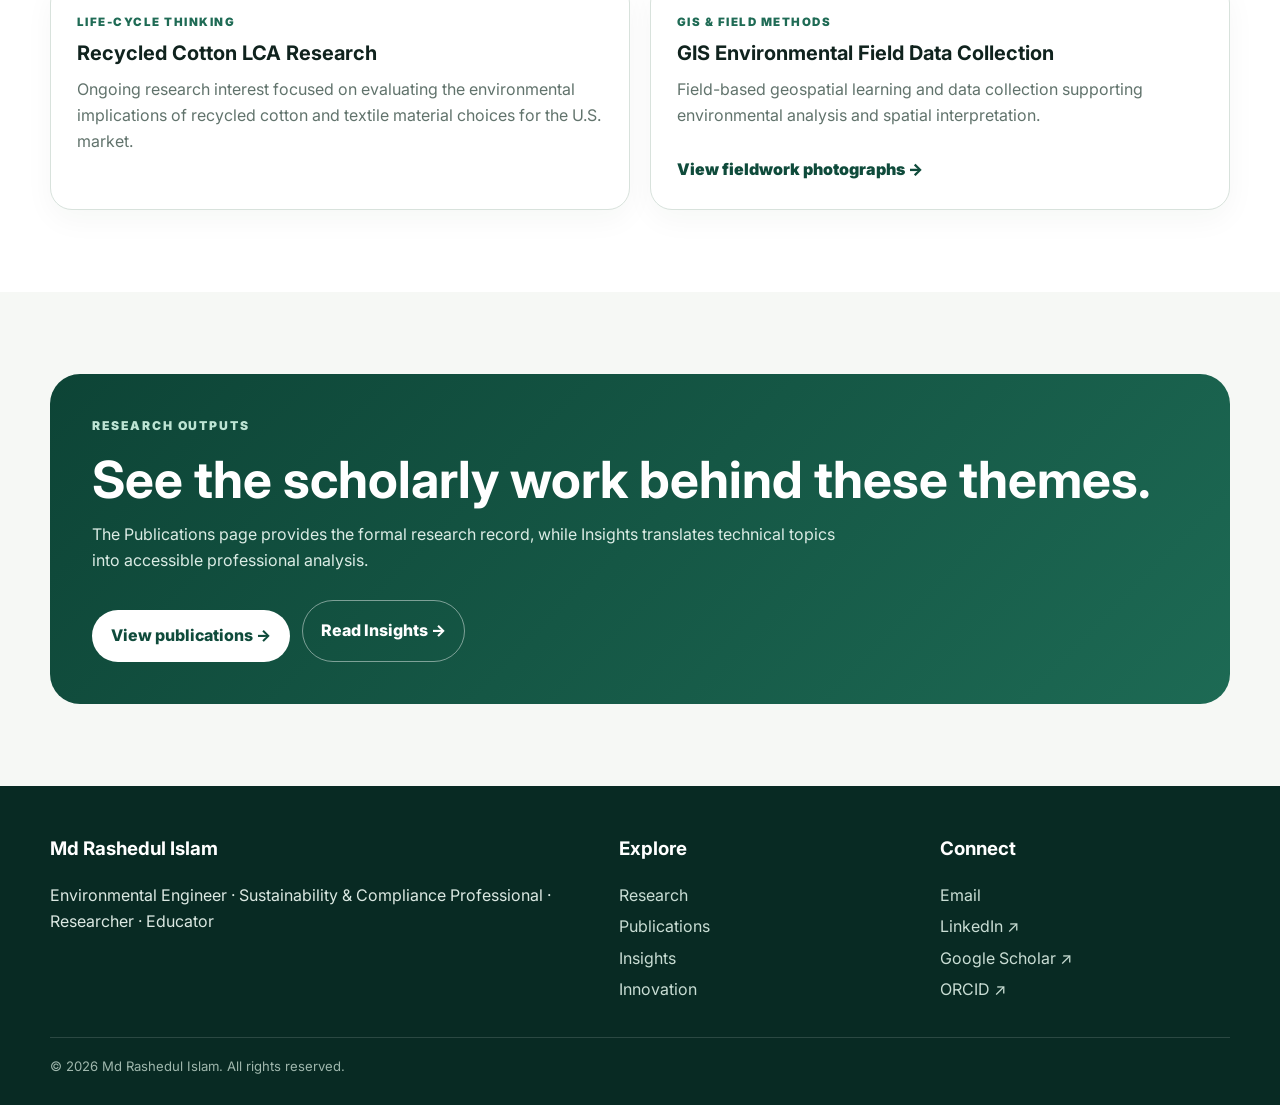
<file: research.html>
<!doctype html><html lang="en"><head><meta charset="utf-8"><meta name="viewport" content="width=device-width,initial-scale=1"><meta name="description" content="Research themes of Md Rashedul Islam in environmental engineering, water, sustainable textiles, AI, GIS and LCA."><meta name="author" content="Md Rashedul Islam"><meta name="theme-color" content="#0f4b3b"><title>Research | Md Rashedul Islam</title><link rel="preconnect" href="https://fonts.googleapis.com"><link rel="preconnect" href="https://fonts.gstatic.com" crossorigin><link href="https://fonts.googleapis.com/css2?family=Inter:wght@400;500;600;700;800;900&display=swap" rel="stylesheet"><link rel="stylesheet" href="styles.css"></head><body><a class="skip" href="#main">Skip to content</a><header class="site-header"><div class="container nav"><a class="brand" href="index.html">MD RASHEDUL ISLAM<span>.</span></a><button class="menu" aria-label="Open navigation" aria-expanded="false">☰</button><nav class="nav-links" aria-label="Primary navigation"><a href="about.html">About</a><a href="research.html">Research</a><a href="publications.html">Publications</a><a href="experience.html">Experience</a><a href="innovation.html">Innovation</a><a href="insights.html">Insights</a><a href="consulting.html">Consulting</a><a class="cta" href="contact.html">Contact</a></nav></div></header><main id="main"><section class="page-hero"><div class="container"><p class="eyebrow">Research</p><h1>Environmental research designed to support better decisions.</h1><p class="lede">My research interests connect sustainable manufacturing, water systems, environmental data, GIS, life-cycle thinking, and emerging technologies.</p></div></section><section class="section"><div class="container"><div class="section-head"><div><p class="label">Research themes</p><h2>Five connected areas.</h2></div><p>Until individual project records are fully documented, this page deliberately presents verified themes and outputs rather than inventing project-level claims.</p></div><div class="grid-3"><div class="card"><div class="icon-badge">01</div><h3>Sustainable & Circular Textiles</h3><p>Environmental performance in textile systems, circularity, recycled materials, traceability, and sustainable manufacturing.</p></div><div class="card"><div class="icon-badge">02</div><h3>Water & Wastewater Systems</h3><p>Industrial wastewater, reverse osmosis, purification, treatment efficiency, water quality, and reuse.</p></div><div class="card"><div class="icon-badge">03</div><h3>Environmental Data & AI</h3><p>Predictive environmental frameworks, real-time monitoring, machine learning, and data-supported decision-making.</p></div><div class="card"><div class="icon-badge">04</div><h3>GIS & Environmental Assessment</h3><p>Geospatial analysis, field data, site assessment, plume delineation, and environmental monitoring.</p></div><div class="card"><div class="icon-badge">05</div><h3>LCA & Resource Efficiency</h3><p>Life-cycle assessment, environmental hotspots, water and energy use, materials, and circular resource systems.</p></div><div class="card feature-card"><div class="icon-badge">→</div><h3>Research-to-Impact</h3><p>Environmental problem → research & data → engineering analysis → practical solution → measurable environmental value.</p></div></div></div></section><section class="section alt"><div class="container"><div class="section-head"><div><p class="label">Selected activity</p><h2>Research & field-based work already represented on this site.</h2></div></div><div class="grid-2"><div class="card"><span class="tag">Life-cycle thinking</span><h3>Recycled Cotton LCA Research</h3><p>Ongoing research interest focused on evaluating the environmental implications of recycled cotton and textile material choices for the U.S. market.</p></div><div class="card"><span class="tag">GIS & field methods</span><h3>GIS Environmental Field Data Collection</h3><p>Field-based geospatial learning and data collection supporting environmental analysis and spatial interpretation.</p><a class="card-link" href="engagement.html">View fieldwork photographs →</a></div></div></div></section><section class="section"><div class="container callout"><p class="label" style="color:#bde4d4">Research outputs</p><h2>See the scholarly work behind these themes.</h2><p>The Publications page provides the formal research record, while Insights translates technical topics into accessible professional analysis.</p><div class="actions"><a class="btn primary" href="publications.html">View publications →</a><a class="btn ghost" href="insights.html">Read Insights →</a></div></div></section></main><footer class="footer"><div class="container"><div class="footer-grid"><div><h3>Md Rashedul Islam</h3><p>Environmental Engineer · Sustainability & Compliance Professional · Researcher · Educator</p></div><div><h3>Explore</h3><a href="research.html">Research</a><a href="publications.html">Publications</a><a href="insights.html">Insights</a><a href="innovation.html">Innovation</a></div><div><h3>Connect</h3><a href="mailto:rashedul.env@gmail.com">Email</a><a href="https://www.linkedin.com/in/rashedtanvir/" target="_blank" rel="noopener">LinkedIn ↗</a><a href="https://scholar.google.com/citations?hl=en&authuser=1&user=k-cowZ4AAAAJ" target="_blank" rel="noopener">Google Scholar ↗</a><a href="https://orcid.org/0009-0002-6928-7866" target="_blank" rel="noopener">ORCID ↗</a></div></div><div class="footer-bottom">© <span data-year></span> Md Rashedul Islam. All rights reserved.</div></div></footer><script src="script.js"></script></body></html>
</file>
<file: styles.css>
:root{
  --ink:#10231e;--muted:#61736c;--paper:#f6f8f5;--white:#fff;--green:#0f4b3b;--green2:#1f6b55;
  --mint:#dcebe4;--line:#d8e2dc;--gold:#c5a04d;--shadow:0 18px 50px rgba(17,45,36,.10);
  --radius:22px;--max:1180px;
}
*{box-sizing:border-box}html{scroll-behavior:smooth}body{margin:0;font-family:Inter,system-ui,-apple-system,Segoe UI,Roboto,Arial,sans-serif;background:var(--paper);color:var(--ink);line-height:1.62}img{max-width:100%;display:block}a{color:inherit;text-decoration:none}p{margin:0 0 1rem}.container{width:min(var(--max),calc(100% - 40px));margin:auto}.skip{position:absolute;left:-9999px}.skip:focus{left:20px;top:20px;background:white;padding:10px;z-index:999}
.site-header{position:sticky;top:0;z-index:50;background:rgba(246,248,245,.92);backdrop-filter:blur(14px);border-bottom:1px solid rgba(216,226,220,.8)}.nav{height:76px;display:flex;align-items:center;gap:28px}.brand{font-weight:900;letter-spacing:.04em;font-size:1.05rem}.brand span{color:var(--green2)}.nav-links{display:flex;align-items:center;gap:20px;margin-left:auto;font-size:.92rem;font-weight:700}.nav-links a{padding:10px 4px;color:#315048}.nav-links a:hover,.nav-links a[aria-current="page"]{color:var(--green)}.nav-links .cta{background:var(--green);color:white;padding:10px 15px;border-radius:999px}.menu{display:none;margin-left:auto;border:0;background:transparent;font-size:1.5rem}.page-hero{padding:88px 0 64px;background:linear-gradient(130deg,#092f27,#125342 55%,#24715a);color:white;position:relative;overflow:hidden}.page-hero:after{content:"";position:absolute;width:420px;height:420px;border-radius:50%;background:rgba(255,255,255,.06);right:-120px;top:-180px}.hero-grid{display:grid;grid-template-columns:1.25fr .75fr;gap:60px;align-items:center}.eyebrow{font-size:.78rem;letter-spacing:.18em;text-transform:uppercase;font-weight:900;color:#bde4d4}.page-hero h1,.home-hero h1{font-size:clamp(2.55rem,6vw,5.3rem);line-height:1.02;margin:.55rem 0 1.2rem;letter-spacing:-.055em}.page-hero .lede{font-size:1.16rem;max-width:760px;color:#e4f1eb}.home-hero{padding:84px 0 58px;background:linear-gradient(135deg,#092f27,#125342 57%,#24715a);color:white;overflow:hidden}.home-hero .hero-grid{grid-template-columns:1.18fr .82fr}.portrait{width:min(390px,90%);aspect-ratio:4/5;object-fit:cover;border-radius:34px;margin:auto;box-shadow:0 30px 75px rgba(0,0,0,.32);border:6px solid rgba(255,255,255,.14)}.hero-kicker{font-weight:800;color:#bde4d4;text-transform:uppercase;letter-spacing:.14em;font-size:.78rem}.home-hero h1 span{color:#bfe8d6}.home-hero .summary{font-size:1.12rem;color:#e4f1eb;max-width:760px}.actions{display:flex;gap:12px;flex-wrap:wrap;margin-top:26px}.btn{display:inline-flex;align-items:center;gap:8px;padding:12px 18px;border-radius:999px;font-weight:800;border:1px solid transparent}.btn.primary{background:white;color:var(--green)}.btn.ghost{border-color:rgba(255,255,255,.45);color:white}.btn.green{background:var(--green);color:white}.btn.outline{border-color:var(--green);color:var(--green)}
.metrics{background:white;border-bottom:1px solid var(--line)}.metrics-inner{display:grid;grid-template-columns:repeat(5,1fr);gap:0}.metric{padding:24px 16px;text-align:center;border-right:1px solid var(--line)}.metric:last-child{border-right:0}.metric strong{display:block;font-size:1.8rem;color:var(--green)}.metric span{font-size:.82rem;color:var(--muted)}.metric-note{text-align:center;font-size:.75rem;color:#7b8c85;padding:0 20px 13px}
.section{padding:82px 0}.section.alt{background:white}.section-head{display:flex;justify-content:space-between;gap:40px;align-items:end;margin-bottom:34px}.section-head h2{font-size:clamp(2rem,4vw,3.35rem);line-height:1.08;letter-spacing:-.04em;margin:.35rem 0 0;max-width:800px}.section-head>p{max-width:470px;color:var(--muted)}.label{text-transform:uppercase;letter-spacing:.16em;font-size:.76rem;font-weight:900;color:var(--green2)}.grid-3{display:grid;grid-template-columns:repeat(3,1fr);gap:18px}.grid-2{display:grid;grid-template-columns:repeat(2,1fr);gap:20px}.card{background:white;border:1px solid var(--line);border-radius:var(--radius);padding:26px;box-shadow:0 10px 30px rgba(17,45,36,.04)}.card h3{font-size:1.25rem;line-height:1.25;margin:.45rem 0 .7rem}.card p{color:var(--muted)}.card .tag{font-size:.72rem;text-transform:uppercase;letter-spacing:.13em;font-weight:900;color:var(--green2)}.card-link{display:inline-flex;margin-top:12px;font-weight:900;color:var(--green)}.feature-card{background:linear-gradient(160deg,#f5fbf7,#fff);border:1px solid #bfd8cb}.icon-badge{width:48px;height:48px;border-radius:14px;background:var(--mint);display:grid;place-items:center;font-weight:900;color:var(--green);margin-bottom:14px}.quote{padding:26px 30px;border-left:5px solid var(--green2);background:#edf5f0;border-radius:0 18px 18px 0;font-size:1.15rem}.split{display:grid;grid-template-columns:.8fr 1.2fr;gap:60px;align-items:start}.sticky{position:sticky;top:110px}.prose{font-size:1.03rem}.prose h2,.prose h3{line-height:1.2}.prose h2{margin-top:2.3rem}.prose h3{margin-top:1.7rem}.prose ul{padding-left:1.2rem}.prose a{text-decoration:underline;text-underline-offset:3px;color:var(--green)}
.badge-grid{display:grid;grid-template-columns:repeat(4,1fr);gap:14px}.framework-badge{background:white;border:1px solid var(--line);border-radius:18px;padding:20px;min-height:126px;display:flex;flex-direction:column;justify-content:space-between;transition:.2s transform,.2s box-shadow}.framework-badge:hover{transform:translateY(-4px);box-shadow:var(--shadow)}.framework-badge strong{font-size:1.25rem;color:var(--green)}.framework-badge small{color:var(--muted)}.framework-badge em{font-style:normal;font-size:.75rem;font-weight:800;color:var(--green2)}.disclaimer{font-size:.82rem;color:#6d7d77;background:#edf3ef;border-radius:14px;padding:14px 16px;margin-top:16px}
.timeline{position:relative}.timeline:before{content:"";position:absolute;left:126px;top:0;bottom:0;width:2px;background:var(--line)}.timeline article{display:grid;grid-template-columns:110px 1fr;gap:36px;padding:0 0 34px}.timeline time{font-weight:900;color:var(--green)}.timeline .content{position:relative;background:white;border:1px solid var(--line);border-radius:18px;padding:22px}.timeline .content:before{content:"";position:absolute;left:-45px;top:24px;width:12px;height:12px;border-radius:50%;background:var(--green);box-shadow:0 0 0 5px var(--paper)}.timeline h3{margin:0 0 3px}.timeline h4{margin:0 0 12px;color:var(--muted);font-weight:600}.chips{display:flex;gap:7px;flex-wrap:wrap}.chip{background:var(--mint);padding:6px 10px;border-radius:999px;font-size:.75rem;font-weight:800;color:var(--green)}
.pub-list{display:grid;gap:14px}.pub{background:white;border:1px solid var(--line);border-radius:18px;padding:22px}.pub h3{margin:.25rem 0 .55rem;font-size:1.08rem;line-height:1.35}.pub .meta{color:var(--muted);font-size:.88rem}.pub .links{margin-top:10px;display:flex;gap:14px;font-weight:800;color:var(--green);font-size:.86rem}.filters{display:flex;gap:8px;flex-wrap:wrap;margin-bottom:24px}.filter{border:1px solid var(--line);background:white;padding:8px 12px;border-radius:999px;font:inherit;font-weight:800;color:#496059;cursor:pointer}.filter.active{background:var(--green);color:white;border-color:var(--green)}
.insights-grid{display:grid;grid-template-columns:repeat(3,1fr);gap:18px}.insight-card{background:white;border:1px solid var(--line);border-radius:20px;overflow:hidden;display:flex;flex-direction:column}.insight-thumb{height:160px;background:linear-gradient(135deg,#d9ebe3,#8dc0aa);padding:22px;display:flex;align-items:end}.insight-thumb span{font-size:2.1rem;font-weight:900;color:#0d4a39;opacity:.55}.insight-body{padding:22px;display:flex;flex-direction:column;flex:1}.insight-body h3{margin:.4rem 0 .7rem;font-size:1.17rem;line-height:1.28}.insight-body p{font-size:.9rem;color:var(--muted);flex:1}.insight-meta{font-size:.72rem;text-transform:uppercase;letter-spacing:.08em;color:var(--green2);font-weight:900}.coming{font-size:.74rem;background:#f0f4f2;color:#66756f;border-radius:999px;padding:5px 9px;display:inline-block;margin-top:10px}
.photo-grid{display:grid;grid-template-columns:1.25fr 1fr 1fr;gap:16px}.photo-card{background:white;border-radius:20px;overflow:hidden;border:1px solid var(--line)}.photo-card img{width:100%;height:250px;object-fit:cover}.photo-card:first-child img{height:100%}.photo-card:first-child{grid-row:span 2}.photo-card figcaption{padding:16px}.photo-card strong{display:block}.photo-card span{font-size:.82rem;color:var(--muted)}
.callout{background:linear-gradient(135deg,#0d4436,#1d6a54);color:white;border-radius:30px;padding:42px}.callout h2{font-size:clamp(2rem,4vw,3.2rem);line-height:1.06;margin:.3rem 0 1rem}.callout p{color:#dbece5;max-width:760px}.callout .btn.primary{margin-top:10px}
.contact-grid{display:grid;grid-template-columns:1fr 1fr;gap:22px}.contact-card{background:white;border:1px solid var(--line);border-radius:20px;padding:26px}.contact-card a{font-weight:800;color:var(--green)}
.footer{background:#082a23;color:#dbe8e2;padding:48px 0 28px}.footer-grid{display:grid;grid-template-columns:1.3fr .7fr .7fr;gap:30px}.footer h3{color:white;margin-top:0}.footer a{display:block;color:#c9ddd4;margin:.35rem 0}.footer-bottom{border-top:1px solid rgba(255,255,255,.14);margin-top:28px;padding-top:18px;color:#9fb7ad;font-size:.82rem}.breadcrumbs{font-size:.82rem;color:var(--muted);margin-bottom:22px}.breadcrumbs a{color:var(--green);font-weight:800}
.article-wrap{width:min(820px,calc(100% - 40px));margin:auto}.article-title{font-size:clamp(2.3rem,5.3vw,4.5rem);line-height:1.04;letter-spacing:-.045em;margin:.5rem 0 1rem}.article-meta{color:var(--muted);margin-bottom:30px}.article-note{background:#edf5f0;border:1px solid #c9dfd4;border-radius:16px;padding:16px;margin:22px 0}.article-actions{display:flex;gap:12px;flex-wrap:wrap;margin-top:32px}.kicker-row{display:flex;gap:8px;flex-wrap:wrap}.kicker-row span{background:var(--mint);color:var(--green);font-size:.73rem;font-weight:900;padding:6px 10px;border-radius:999px}
@media(max-width:980px){.nav-links{display:none;position:absolute;top:76px;left:0;right:0;background:var(--paper);padding:18px 22px;border-bottom:1px solid var(--line);flex-direction:column;align-items:flex-start}.nav-links.open{display:flex}.menu{display:block}.hero-grid,.split,.contact-grid{grid-template-columns:1fr}.portrait{width:320px}.metrics-inner{grid-template-columns:repeat(2,1fr)}.metric{border-bottom:1px solid var(--line)}.grid-3,.insights-grid{grid-template-columns:repeat(2,1fr)}.badge-grid{grid-template-columns:repeat(3,1fr)}.photo-grid{grid-template-columns:1fr 1fr}.photo-card:first-child{grid-row:auto}.photo-card:first-child img{height:250px}.sticky{position:static}}
@media(max-width:640px){.container{width:min(100% - 28px,var(--max))}.home-hero,.page-hero{padding-top:58px}.grid-3,.grid-2,.insights-grid,.badge-grid,.photo-grid{grid-template-columns:1fr}.metrics-inner{grid-template-columns:1fr 1fr}.section{padding:58px 0}.section-head{display:block}.section-head>p{margin-top:14px}.timeline:before{left:8px}.timeline article{grid-template-columns:1fr;padding-left:30px;gap:8px}.timeline .content:before{left:-29px}.footer-grid{grid-template-columns:1fr}.page-hero h1,.home-hero h1{font-size:2.65rem}}
</file>
<file: rashed-research-site/styles.css>
:root {
  --ink: #10231d;
  --muted: #556761;
  --green: #1f6b50;
  --green-dark: #174b3b;
  --green-soft: #eaf3ef;
  --paper: #fbfcfa;
  --white: #ffffff;
  --line: #dce5e1;
  --shadow: 0 20px 60px rgba(16, 35, 29, 0.08);
}

* { box-sizing: border-box; }
html { scroll-behavior: smooth; }
body {
  margin: 0;
  font-family: "Inter", system-ui, sans-serif;
  color: var(--ink);
  background: var(--paper);
  line-height: 1.65;
}
a { color: inherit; text-decoration: none; }
.container { width: min(1160px, calc(100% - 40px)); margin: 0 auto; }

.site-header {
  position: sticky; top: 0; z-index: 20;
  background: rgba(251,252,250,0.92);
  backdrop-filter: blur(16px);
  border-bottom: 1px solid rgba(220,229,225,0.8);
}
.nav-wrap { min-height: 72px; display: flex; align-items: center; justify-content: space-between; }
.brand { font-family: "Manrope", sans-serif; font-weight: 800; font-size: 1.35rem; letter-spacing: -0.03em; }
.brand span { color: var(--green); }
.site-nav { display: flex; align-items: center; gap: 26px; font-size: .92rem; font-weight: 600; }
.site-nav a:hover { color: var(--green); }
.nav-cta { padding: 10px 16px; border: 1px solid var(--green); border-radius: 999px; }
.menu-toggle { display: none; border: 0; background: none; font-size: 1.4rem; }

.hero { padding: 105px 0 90px; background: radial-gradient(circle at 85% 20%, #dfeee7 0, transparent 34%), linear-gradient(180deg,#f7faf8 0%,#fbfcfa 100%); }
.hero-grid { display: grid; grid-template-columns: 1.45fr .75fr; gap: 70px; align-items: center; }
.eyebrow, .section-label { color: var(--green); text-transform: uppercase; letter-spacing: .14em; font-size: .78rem; font-weight: 800; margin: 0 0 14px; }
.hero h1 { font-family: "Manrope", sans-serif; font-size: clamp(3rem, 6vw, 5.7rem); line-height: .98; letter-spacing: -0.06em; margin: 0; }
.hero h2 { font-family: "Manrope", sans-serif; font-size: clamp(1.3rem, 2.5vw, 2rem); color: var(--green); margin: 18px 0 22px; }
.hero-text { max-width: 760px; color: var(--muted); font-size: 1.08rem; }
.hero-actions { display: flex; gap: 12px; flex-wrap: wrap; margin-top: 28px; }
.button { display: inline-flex; align-items: center; justify-content: center; border-radius: 999px; padding: 13px 20px; font-weight: 700; transition: .2s ease; }
.button:hover { transform: translateY(-2px); }
.primary { background: var(--green); color: white; }
.secondary { border: 1px solid var(--line); background: white; }
.focus-row { display: flex; gap: 8px; flex-wrap: wrap; margin-top: 28px; }
.focus-row span, .tag-wrap span { font-size: .78rem; padding: 7px 10px; border-radius: 999px; background: var(--green-soft); color: var(--green-dark); font-weight: 700; }
.hero-panel { background: var(--ink); color: white; padding: 34px; border-radius: 28px; box-shadow: var(--shadow); }
.panel-kicker { text-transform: uppercase; letter-spacing: .12em; font-size: .7rem; opacity: .7; margin-bottom: 20px; }
.metric { padding: 19px 0; border-top: 1px solid rgba(255,255,255,.15); display: grid; grid-template-columns: 85px 1fr; gap: 16px; align-items: center; }
.metric strong { font-family: "Manrope"; font-size: 2rem; color: #b9decf; }
.metric span { font-size: .9rem; color: rgba(255,255,255,.82); }
.panel-note { margin-top: 18px; font-size: .83rem; color: rgba(255,255,255,.64); }

.section { padding: 92px 0; }
.alt { background: #f1f6f3; }
.two-col { display: grid; grid-template-columns: .8fr 1.2fr; gap: 80px; }
.section h2, .contact-section h2 { font-family: "Manrope"; font-size: clamp(2rem, 4vw, 3.1rem); line-height: 1.15; letter-spacing: -0.04em; margin: 0 0 22px; }
.body-copy, .section-intro { color: var(--muted); font-size: 1.02rem; }
.section-intro { max-width: 760px; margin-bottom: 36px; }
.card-grid { display: grid; grid-template-columns: repeat(3,1fr); gap: 18px; }
.card { background: white; border: 1px solid var(--line); border-radius: 20px; padding: 26px; min-height: 245px; }
.card .icon { width: 42px; height: 42px; display: grid; place-items: center; border-radius: 12px; background: var(--green-soft); color: var(--green); font-weight: 800; font-size: .78rem; }
.card h3 { font-family: "Manrope"; margin: 20px 0 10px; font-size: 1.18rem; }
.card p { color: var(--muted); margin: 0; font-size: .94rem; }

.publication-card { display: grid; grid-template-columns: 100px 1fr; gap: 28px; background: white; border: 1px solid var(--line); padding: 32px; border-radius: 22px; box-shadow: var(--shadow); }
.pub-year { font-family: "Manrope"; font-weight: 800; font-size: 1.6rem; color: var(--green); }
.publication-card h3 { font-family: "Manrope"; font-size: 1.35rem; margin: 0 0 10px; }
.pub-meta { color: var(--green); font-weight: 700; font-size: .9rem; }
.small-note { font-size: .82rem; color: #8b5b19; background: #fff5df; padding: 10px 12px; border-radius: 10px; display: inline-block; }
.publication-placeholder { margin-top: 18px; padding: 22px; border: 1px dashed #aebfB8; border-radius: 16px; display: flex; flex-direction: column; gap: 6px; color: var(--muted); }
.publication-placeholder strong { color: var(--ink); }

.timeline { margin-top: 42px; }
.timeline-item { display: grid; grid-template-columns: 26px 1fr; gap: 18px; position: relative; }
.timeline-item:not(:last-child)::before { content:""; position:absolute; left:12px; top:24px; bottom:-5px; width:1px; background:#b9cbc3; }
.timeline-dot { width: 11px; height: 11px; border-radius: 50%; background: var(--green); margin-top: 10px; z-index: 1; }
.timeline-content { padding: 0 0 36px; }
.timeline-date { color: var(--green); font-size: .78rem; font-weight: 800; text-transform: uppercase; letter-spacing: .08em; }
.timeline-content h3 { font-family: "Manrope"; margin: 7px 0; }
.timeline-content p { color: var(--muted); margin: 0 0 14px; }
.tag-wrap { display: flex; gap: 7px; flex-wrap: wrap; }

.education-grid { display:grid; grid-template-columns:repeat(3,1fr); gap:18px; margin-top:30px; }
.education-card { padding: 26px; border: 1px solid var(--line); background:white; border-radius:20px; }
.education-card span { color: var(--green); font-size:.78rem; font-weight:800; text-transform:uppercase; letter-spacing:.08em; }
.education-card h3 { font-family:"Manrope"; font-size:1.2rem; margin:12px 0 8px; }
.education-card p { color:var(--muted); margin:0; }

.impact-grid { display:grid; grid-template-columns: .95fr 1.05fr; gap:70px; align-items:start; }
.impact-list { display:grid; gap:14px; }
.impact-list div { background:white; border:1px solid var(--line); border-radius:18px; padding:20px 22px; }
.impact-list strong { display:block; margin-bottom:5px; font-family:"Manrope"; }
.impact-list span { color:var(--muted); font-size:.92rem; }

.profile-links { display:grid; grid-template-columns:repeat(4,1fr); gap:14px; margin-top:30px; }
.profile-links a { border:1px solid var(--line); background:white; border-radius:16px; padding:20px; transition:.2s ease; }
.profile-links a:hover { border-color:var(--green); transform:translateY(-2px); }
.profile-links span { display:block; font-family:"Manrope"; font-weight:800; }
.profile-links small { color:var(--muted); }

.contact-section { padding: 50px 0 90px; }
.contact-card { background: var(--green-dark); color: white; border-radius: 28px; padding: 48px; display:grid; grid-template-columns:1.2fr .8fr; gap:50px; align-items:center; }
.section-label.light { color:#bfe3d4; }
.contact-card p { color:rgba(255,255,255,.76); }
.contact-actions { display:flex; flex-direction:column; align-items:flex-start; gap:10px; }
.light-button { background:white; color:var(--green-dark); }
.contact-actions span { font-size:.78rem; color:rgba(255,255,255,.62); }

footer { border-top:1px solid var(--line); padding:28px 0; color:var(--muted); font-size:.83rem; }
.footer-wrap { display:flex; justify-content:space-between; gap:20px; }

@media (max-width: 900px) {
  .menu-toggle { display:block; }
  .site-nav { display:none; position:absolute; left:20px; right:20px; top:72px; background:white; border:1px solid var(--line); border-radius:16px; padding:16px; flex-direction:column; align-items:stretch; box-shadow:var(--shadow); }
  .site-nav.open { display:flex; }
  .hero-grid, .two-col, .impact-grid, .contact-card { grid-template-columns:1fr; gap:38px; }
  .card-grid, .education-grid { grid-template-columns:1fr 1fr; }
  .profile-links { grid-template-columns:1fr 1fr; }
}

@media (max-width: 620px) {
  .container { width:min(100% - 26px,1160px); }
  .hero { padding:72px 0 60px; }
  .section { padding:68px 0; }
  .card-grid, .education-grid, .profile-links { grid-template-columns:1fr; }
  .publication-card { grid-template-columns:1fr; }
  .metric { grid-template-columns:70px 1fr; }
  .contact-card { padding:30px 24px; }
  .footer-wrap { flex-direction:column; }
}
</file>
